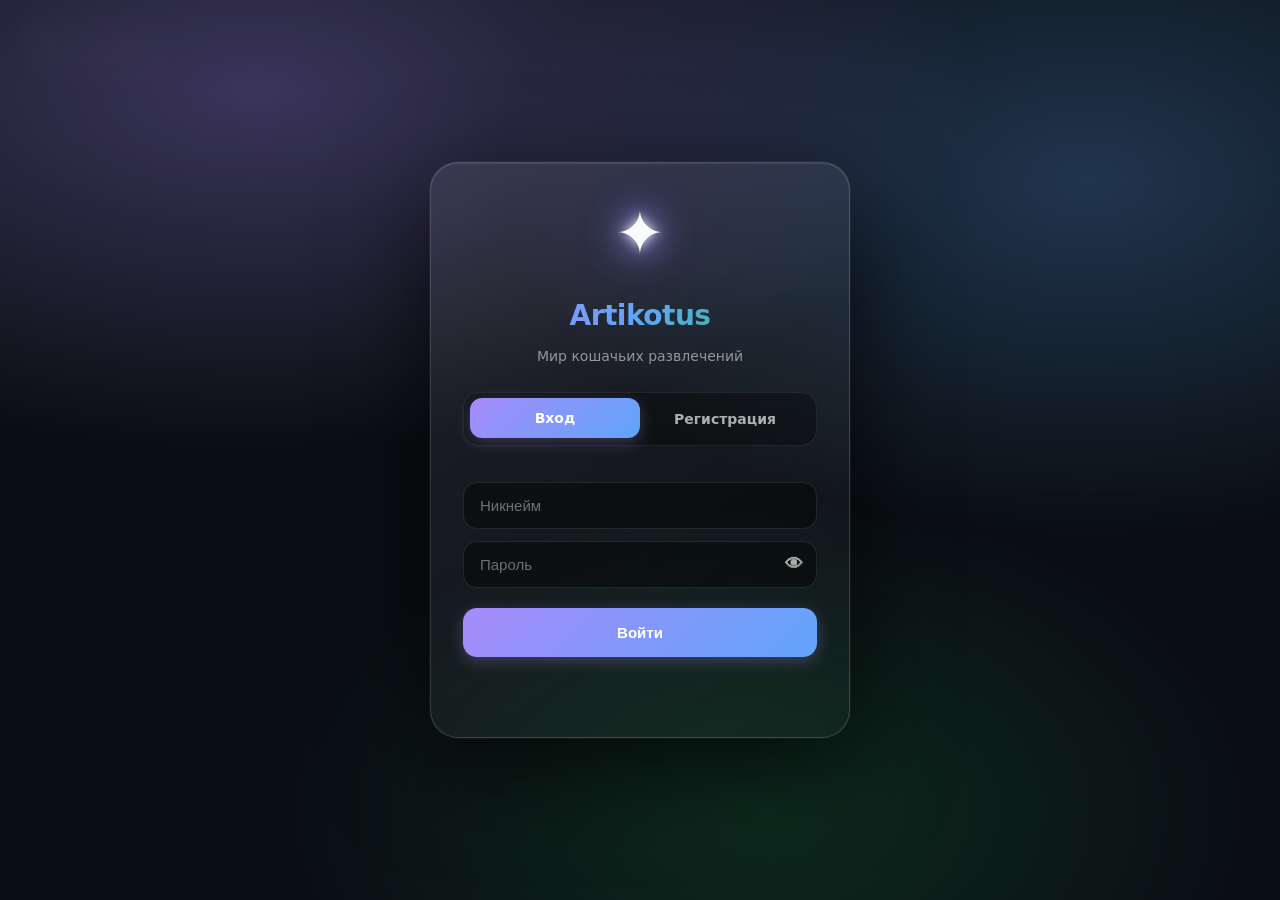
<file: index.html>
<!doctype html>
<html lang="ru">
 <head>
 <meta charset="utf-8" />
 <meta name="viewport" content="width=device-width, initial-scale=1" />
 <meta name="theme-color" content="#0f0" />
 <meta name="apple-mobile-web-app-capable" content="yes" />
 <meta name="apple-mobile-web-app-status-bar-style" content="black-translucent" />
 <link rel="manifest" href="manifest.json" />
 <title>Артикотус</title>
 <style>
 :root {
 color-scheme: dark;
 --bg: #0b0f14;
 --panel: rgba(255, 255, 255, 0.06);
 --panel2: rgba(255, 255, 255, 0.09);
 --stroke: rgba(255, 255, 255, 0.12);
 --text: rgba(255, 255, 255, 0.92);
 --muted: rgba(255, 255, 255, 0.66);
 --good: #22c55e;
 --bad: #ef4444;
 --accent: #a78bfa;
 --accent2: #60a5fa;
 --shadow: rgba(0, 0, 0, 0.55);
 }

 * {
 box-sizing: border-box;
 }

 html,
 body {
 height: 100%;
 }

 body {
 margin: 0;
 font-family: ui-sans-serif, system-ui, -apple-system, Segoe UI, Roboto, Arial, "Noto Sans", "Liberation Sans",
 sans-serif;
 background: radial-gradient(1200px 600px at 20% 10%, rgba(167, 139, 250, 0.22), transparent 60%),
 radial-gradient(900px 550px at 85% 20%, rgba(96, 165, 250, 0.18), transparent 65%),
 radial-gradient(800px 520px at 60% 90%, rgba(34, 197, 94, 0.1), transparent 60%), var(--bg);
 color: var(--text);
 display: grid;
place-items: start center;
 padding: 24px;
 }

 .app {
 width: min(1200px, 100%);
 display: grid;
 column-gap: 16px;
 row-gap: 20px;
 align-items: start;
 }

 header {
 display: flex;
 align-items: center;
 justify-content: space-between;
 gap: 12px;
 padding: 14px 16px;
 border: 1px solid var(--stroke);
 background: linear-gradient(180deg, var(--panel), rgba(255, 255, 255, 0.03));
 border-radius: 16px;
 box-shadow: 0 18px 60px var(--shadow);
 }

 .title {
 display: grid;
 gap: 2px;
 }

 .title h1 {
 font-size: 18px;
 margin: 0;
 letter-spacing: 0.2px;
 }

 .title p {
 margin: 0;
 font-size: 13px;
 color: var(--muted);
 }

 .stats {
 display: flex;
 gap: 10px;
 flex-wrap: wrap;
 justify-content: flex-end;
 }

 .pill {
 display: inline-flex;
 align-items: center;
 gap: 8px;
 padding: 8px 10px;
 border: 1px solid var(--stroke);
 background: rgba(255, 255, 255, 0.04);
 border-radius: 999px;
 font-size: 13px;
 }

 .pill strong {
 font-weight: 700;
 letter-spacing: 0.2px;
 }

 main {
 display: block;
width: 100%;
min-width: 0;
 }

 @media (max-width: 860px) {
 /* main override removed */
 }

 .panel {
 border: 1px solid var(--stroke);
 background: linear-gradient(180deg, var(--panel), rgba(255, 255, 255, 0.03));
 border-radius: 18px;
 box-shadow: 0 18px 60px var(--shadow);
 overflow: hidden;
 }

 .slot {
 padding: 16px;
 display: grid;
 gap: 14px;
 }

 .reels {
 display: grid;
 grid-template-columns: repeat(3, 1fr);
 gap: 10px;
 }

 .reel {
 border: 1px solid var(--stroke);
 background: linear-gradient(180deg, rgba(255, 255, 255, 0.08), rgba(255, 255, 255, 0.03));
 border-radius: 16px;
 height: 168px;
 position: relative;
 overflow: hidden;
 }

 .reel::before {
 content: "";
 position: absolute;
 inset: 0;
 background: radial-gradient(120px 80px at 50% 30%, rgba(255, 255, 255, 0.14), transparent 70%);
 pointer-events: none;
 }

 .reel::after {
 content: "";
 position: absolute;
 inset: 0;
 background: linear-gradient(
 to bottom,
 rgba(11, 15, 20, 0.92),
 rgba(11, 15, 20, 0) 26%,
 rgba(11, 15, 20, 0) 74%,
 rgba(11, 15, 20, 0.92)
 );
 pointer-events: none;
 }

 .reel-track {
 position: absolute;
 top: 0;
 left: 0;
 right: 0;
 transform: translateY(0px);
 will-change: transform;
 }

 .reel-item {
 height: 56px;
 display: grid;
 place-items: center;
 }

 .symbol {
 font-size: 54px;
 line-height: 1;
 transform: translateZ(0);
 filter: drop-shadow(0 12px 22px rgba(0, 0, 0, 0.35));
 }

 .symbol.paw span {
 filter: invert(1) brightness(2);
 }

 .win .reel {
 border-color: rgba(34, 197, 94, 0.55);
 box-shadow: inset 0 0 0 1px rgba(34, 197, 94, 0.35), 0 18px 60px rgba(34, 197, 94, 0.12);
 }

 .controls {
 display: grid;
 grid-template-columns: 1fr auto;
 gap: 10px;
 align-items: end;
 }

 .controls button {
 height: 48px;
 min-width: 120px;
 align-self: flex-end;
 }

 @media (max-width: 540px) {
 .controls {
 grid-template-columns: 1fr;
 }
 .controls button {
 width: 100%;
 }
 }

 label {
 display: grid;
 gap: 6px;
 font-size: 13px;
 color: var(--muted);
 }

 input[type="range"] {
 width: 100%;
 }

 input[type="number"] {
 width: 100%;
 appearance: textfield;
 border: 1px solid var(--stroke);
 background: rgba(0, 0, 0, 0.25);
 color: var(--text);
 padding: 10px 12px;
 border-radius: 14px;
 font-size: 14px;
 outline: none;
 }

 input[type="number"]:focus {
 border-color: rgba(167, 139, 250, 0.55);
 box-shadow: 0 0 0 3px rgba(167, 139, 250, 0.12);
 }

 .btns {
 display: grid;
 grid-template-columns: 1fr 1fr;
 gap: 10px;
 align-items: end;
 }

 @media (max-width: 540px) {
 .btns {
 grid-template-columns: 1fr;
 }
 }

 button {
 appearance: none;
 border: 1px solid var(--stroke);
 background: rgba(255, 255, 255, 0.06);
 color: var(--text);
 padding: 12px 12px;
 border-radius: 14px;
 font-size: 14px;
 font-weight: 700;
 cursor: pointer;
 transition: transform 0.08s ease, background 0.15s ease, border-color 0.15s ease;
 }

 button:disabled {
 opacity: 0.45;
 cursor: not-allowed;
 }

 button:active:not(:disabled) {
 transform: translateY(1px);
 }

 .primary {
 background: linear-gradient(180deg, rgba(167, 139, 250, 0.26), rgba(96, 165, 250, 0.18));
 border-color: rgba(167, 139, 250, 0.55);
 }

 .danger {
 background: linear-gradient(180deg, rgba(239, 68, 68, 0.22), rgba(255, 255, 255, 0.06));
 border-color: rgba(239, 68, 68, 0.55);
 }


 .secondary {
 background: linear-gradient(180deg, rgba(34, 197, 94, 0.26), rgba(34, 197, 94, 0.18));
 border-color: rgba(34, 197, 94, 0.55);
 }

 .pulse {
 animation: pulse 1.5s infinite;
 }

 @keyframes pulse {
 0% { transform: scale(1); box-shadow: 0 0 0 0 rgba(167, 139, 250, 0.7); }
 70% { transform: scale(1.05); box-shadow: 0 0 0 10px rgba(167, 139, 250, 0); }
 100% { transform: scale(1); box-shadow: 0 0 0 0 rgba(167, 139, 250, 0); }
 }

 .status {
 border-top: 1px solid var(--stroke);
 padding: 12px 16px;
 display: flex;
 align-items: center;
 justify-content: space-between;
 gap: 10px;
 background: rgba(255, 255, 255, 0.03);
 }

 .msg {
 font-size: 14px;
 color: var(--muted);
 }

 .msg strong {
 color: var(--text);
 }

 .badge {
 font-size: 12px;
 padding: 6px 10px;
 border-radius: 999px;
 border: 1px solid var(--stroke);
 background: rgba(255, 255, 255, 0.04);
 white-space: nowrap;
 }

 .badge.good {
 border-color: rgba(34, 197, 94, 0.55);
 color: rgba(34, 197, 94, 0.95);
 }

 .badge.bad {
 border-color: rgba(239, 68, 68, 0.55);
 color: rgba(239, 68, 68, 0.95);
 }

 .side {
 padding: 16px;
 display: grid;
 gap: 14px;
 }

 .side h2 {
 font-size: 14px;
 margin: 0;
 letter-spacing: 0.2px;
 }

 .table {
 display: grid;
 gap: 8px;
 }

 .row {
 display: flex;
 align-items: center;
 justify-content: space-between;
 gap: 10px;
 border: 1px solid var(--accent);
 background: rgba(167, 139, 250, 0.08);
 border-radius: 14px;
 padding: 10px 12px;
 font-size: 13px;
 color: var(--muted);
 }

 .row strong {
 color: var(--text);
 }

 .history {
 display: grid;
 gap: 8px;
 max-height: 240px;
 overflow: auto;
 padding-right: 2px;
 }

 .entry {
 border: 1px solid var(--stroke);
 background: rgba(255, 255, 255, 0.03);
 border-radius: 14px;
 padding: 10px 12px;
 display: grid;
 gap: 2px;
 font-size: 13px;
 }

 .entry .top {
 display: flex;
 align-items: baseline;
 justify-content: space-between;
 gap: 10px;
 }

 .entry .top strong {
 letter-spacing: 0.2px;
 }

 .entry .meta {
 color: var(--muted);
 font-size: 12px;
 }

 .fine {
 font-size: 12px;
 color: rgba(255, 255, 255, 0.5);
 }

 .kbd {
 font-family: ui-monospace, SFMono-Regular, Menlo, Monaco, Consolas, "Liberation Mono", "Courier New", monospace;
 padding: 2px 6px;
 border-radius: 8px;
 border: 1px solid var(--stroke);
 background: rgba(0, 0, 0, 0.25);
 color: rgba(255, 255, 255, 0.8);
 font-size: 12px;
 }

 .achievement {
 position: absolute;
 bottom: 80px;
 left: 50%;
 transform: translateX(-50%);
 z-index: 1000;
 animation: slideUp 0.5s ease-out forwards;
 }

 .achievement-content {
 background: #111;
 border: 2px solid #0f0;
 border-radius: 16px;
 padding: 14px 24px;
 box-shadow: 0 0 24px rgba(0, 255, 0, 0.3);
 text-align: center;
 color: #0f0;
 font-size: 18px;
 font-weight: bold;
 }

 .achievement-icon {
 font-size: 48px;
 margin-bottom: 8px;
 filter: hue-rotate(-120deg) saturate(1.5);
 }

 .achievement-title {
 margin-bottom: 12px;
 }

 .achievement-ok {
 background: #0f0;
 color: #111;
 border: none;
 border-radius: 8px;
 padding: 6px 20px;
 font-size: 14px;
 font-weight: bold;
 cursor: pointer;
 transition: background 0.2s;
 }

 .achievement-ok:hover {
 background: #0c0;
 }

 .share-button {
 background: var(--accent2);
 color: white;
 border: none;
 border-radius: 8px;
 padding: 10px 16px;
 font-size: 14px;
 font-weight: bold;
 cursor: pointer;
 transition: background 0.2s;
 }

 .share-button:hover {
 opacity: 0.9;
 }

 .share-button:disabled {
 background: var(--muted);
 cursor: not-allowed;
 }
 .shop-status {
 text-align: center;
 margin-bottom: 20px;
 }
 .shop-timer {
 color: var(--muted);
 font-size: 0.9em;
 margin-bottom: 12px;
 }
 .shop-items {
 display: grid;
 grid-template-columns: repeat(auto-fit, minmax(200px, 1fr));
 gap: 16px;
 margin-bottom: 24px;
 }
 .shop-item {
 background: var(--panel2);
 border: 1px solid var(--stroke);
 border-radius: 12px;
 padding: 20px;
 text-align: center;
 transition: transform 0.2s, box-shadow 0.2s;
 }
 .shop-item:hover:not(.disabled) {
 transform: translateY(-2px);
 box-shadow: 0 8px 20px rgba(0, 0, 0, 0.15);
 }
 .shop-item.free {
 border-color: var(--good);
 box-shadow: 0 0 15px rgba(34, 197, 94, 0.15);
 }
 .shop-item.free .shop-buy {
 background: var(--good);
 color: #000;
 }
 .shop-item.disabled {
 opacity: 0.6;
 cursor: not-allowed;
 }
 .shop-icon {
 font-size: 48px;
 margin-bottom: 12px;
 }
 .shop-name {
 font-weight: 600;
 margin-bottom: 8px;
 color: var(--text);
 }
 .shop-price {
 font-size: 1.1em;
 font-weight: 700;
 color: var(--accent);
 margin-bottom: 16px;
 }
 .shop-buy {
 background: var(--accent);
 color: white;
 border: none;
 padding: 8px 16px;
 border-radius: 6px;
 font-weight: 600;
 cursor: pointer;
 transition: opacity 0.2s;
 }
 .shop-buy:hover:not(:disabled) {
 opacity: 0.9;
 }
 .shop-buy:disabled {
 opacity: 0.5;
 cursor: not-allowed;
 }
 .shop-items.future {
 opacity: 0.7;
 }
 .shop-items.future .shop-item {
 border-style: dashed;
 }

 .tabs {
display: flex;
flex-direction: column;
gap: 10px;
margin: 0;
width: 220px;
padding: 14px;
border: 1px solid var(--stroke);
background: linear-gradient(180deg, var(--panel), rgba(255, 255, 255, 0.03));
border-radius: 18px;
box-shadow: 0 18px 60px var(--shadow);
position: sticky;
 top: 20px;
align-self: start;
 overflow: hidden;
 transition: transform 0.24s ease, box-shadow 0.24s ease, background 0.24s ease, border-color 0.24s ease, padding 0.24s ease;
 z-index: 5;
}

.sidebar-toggle {
 display: inline-flex;
 align-items: center;
 justify-content: center;
 align-self: flex-end;
 width: 32px;
 height: 32px;
 padding: 0;
 border: 1px solid var(--stroke);
 border-radius: 10px;
 background: rgba(255, 255, 255, 0.06);
 color: var(--text);
 cursor: pointer;
 font-size: 16px;
 font-weight: 700;
 transition: background 0.2s ease, transform 0.2s ease;
}

.sidebar-toggle:hover {
 background: rgba(255, 255, 255, 0.12);
 }

.content-shell {
 display: grid;
 grid-template-columns: 220px minmax(0, 1fr);
 gap: 16px;
 align-items: start;
 min-height: 0;
}

.app.sidebar-collapsed .content-shell {
 grid-template-columns: 0 minmax(0, 1fr);
}

.app.sidebar-collapsed .tabs {
 padding: 0;
 border-color: transparent;
 background: transparent;
 box-shadow: none;
 overflow: visible;
 transform: translateX(-188px);
}

.app.sidebar-collapsed .tab {
 opacity: 0;
 pointer-events: none;
 transform: translateX(-12px);
}

.app.sidebar-collapsed .sidebar-toggle {
 background: rgba(255, 255, 255, 0.08);
 border-color: rgba(255, 255, 255, 0.16);
 box-shadow: 0 8px 20px rgba(0, 0, 0, 0.28);
}

 .tab {
 background: var(--panel2);
 border: 1px solid var(--stroke);
 color: #fff;
padding: 12px 14px;
border-radius: 14px;
 cursor: pointer;
 font-weight: 600;
text-align: left;
transition: transform 0.15s, background 0.2s, border-color 0.2s;
 }

 .tab:hover {
 transform: translateY(-1px);
 background: rgba(255, 255, 255, 0.12);
 }

 .tab.active {
 background: linear-gradient(135deg, #57ff77, #11d964);
 color: #00190a;
 border-color: transparent;
 }

 .page {
 display: none !important;
 }

 .page.active {
 display: grid !important;
 grid-template-columns: 1.1fr 0.9fr;
 gap: 20px;
 }

 .page.active[data-page="shop"],
 .page.active[data-page="achievements"],
.page.active[data-page="codes"],
.page.active[data-page="friends"],
.page.active[data-page="profile"] {
 display: block !important;
 }

.drawer-page {
 display: grid;
 gap: 16px;
}

.drawer-card-grid {
 display: grid;
 grid-template-columns: repeat(auto-fit, minmax(220px, 1fr));
 gap: 14px;
}

.drawer-info-card {
 background: var(--panel2);
 border: 1px solid var(--stroke);
 border-radius: 16px;
 padding: 16px;
}

.drawer-info-label {
 margin: 0 0 8px;
 font-size: 12px;
 letter-spacing: 0.08em;
 text-transform: uppercase;
 color: var(--muted);
}

.drawer-info-value {
 margin: 0;
 font-size: 22px;
 font-weight: 700;
}

.drawer-info-note {
 margin: 6px 0 0;
 color: var(--muted);
 font-size: 14px;
 line-height: 1.45;
}

 @media (max-width: 768px) {
 .page.active {
 grid-template-columns: 1fr;
 }
 }

 .shop-grid {
 display: grid;
 grid-template-columns: repeat(auto-fit, minmax(220px, 1fr));
 gap: 14px;
 }

 .shop-card {
 background: var(--panel2);
 border: 1px solid var(--stroke);
 border-radius: 16px;
 padding: 16px;
 display: grid;
 gap: 8px;
 }

 .shop-icon {
 font-size: 24px;
 }

 .shop-title {
 font-weight: 700;
 }

 .shop-desc {
 color: var(--muted);
 font-size: 14px;
 }

 .shop-price {
 font-weight: 700;
 }

 .shop-buy {
 background: var(--muted);
 color: #000;
 border: none;
 border-radius: 8px;
 padding: 8px 12px;
 font-weight: 700;
 cursor: not-allowed;
 }

 .achievements-list {
 display: grid;
 gap: 12px;
 }

 .ach-item {
 display: grid;
 grid-template-columns: 44px 1fr auto;
 gap: 12px;
 align-items: center;
 background: var(--panel2);
 border: 1px solid var(--stroke);
 border-radius: 14px;
 padding: 12px 14px;
 }

 .ach-item.unlocked {
 border-color: rgba(87, 255, 119, 0.6);
 box-shadow: 0 0 0 1px rgba(87, 255, 119, 0.3);
 }

 .ach-icon {
 font-size: 24px;
 }

 .ach-title {
 font-weight: 700;
 }

 .ach-desc {
 color: var(--muted);
 font-size: 14px;
 }

 .ach-status {
 font-weight: 700;
 }

 .code-section {
 margin-top: 16px;
 text-align: center;
 }

 .code-section label {
 display: flex;
 flex-direction: column;
 gap: 8px;
 font-size: 14px;
 color: var(--muted);
 }

 #codeInput {
 padding: 8px 12px;
 border: 1px solid var(--stroke);
 border-radius: 8px;
 background: rgba(255, 255, 255, 0.05);
 color: #fff;
 font-size: 14px;
 text-align: center;
 }

 .code-button {
 background: linear-gradient(135deg, #4CAF50, #45a049);
 color: white;
 border: none;
 border-radius: 8px;
 padding: 8px 16px;
 font-size: 14px;
 font-weight: bold;
 cursor: pointer;
 transition: background 0.2s;
 }

 .code-button:hover {
 background: linear-gradient(135deg, #45a049, #3d8b40);
 }

 .code-button:disabled {
 background: var(--muted);
 cursor: not-allowed;
 }

 @keyframes slideUp {
 to {
 bottom: 120px;
 }
 }

 @media (max-width: 480px) {
 body {
 font-size: 14px;
 }
 .panel {
 padding: 16px;
 border-radius: 16px;
 }
 .tabs {
 justify-content: center;
 }
 .page.active {
 grid-template-columns: 1fr;
 }
 .controls {
 flex-direction: column;
 gap: 12px;
 }
 .btns {
 flex-direction: column;
 gap: 8px;
 }
 .kbd {
 font-size: 12px;
 padding: 4px 8px;
 }
 .code-section {
 margin-top: 12px;
 }
 .code-button {
 font-size: 12px;
 padding: 6px 12px;
 }
 .share-button {
 font-size: 12px;
 padding: 8px 12px;
 }
 .shop-grid {
 grid-template-columns: 1fr;
 }
 .ach-item {
 grid-template-columns: 32px 1fr;
 }
 .achievement-content {
 padding: 12px 16px;
 font-size: 16px;
 }
 .achievement-icon {
 font-size: 36px;
 }
 }

 @media (max-width: 768px) {
 .app {
 width: 100%;
 }

 body {
 padding: 8px;
 }
 header {
 flex-direction: column;
 align-items: stretch;
 gap: 8px;
 padding: 12px;
 }
 .title {
 text-align: center;
 }
 .title h1 {
 font-size: 16px;
 }
 .title p {
 font-size: 12px;
 }
 .stats {
 justify-content: center;
 gap: 6px;
 }
 .pill {
 font-size: 11px;
 padding: 6px 8px;
 gap: 4px;
 }
 .content-shell {
 display: block;
 }
 .tabs {
 flex-direction: row;
 justify-content: center;
 gap: 6px;
 width: 100%;
 padding: 0;
 border: none;
 background: transparent;
 box-shadow: none;
 position: static;
 transform: none;
 overflow: visible;
 }
 .sidebar-toggle {
 display: none;
 }
 .tab {
 text-align: center;
 font-size: 12px;
 padding: 6px 10px;
 border-radius: 999px;
 }
 }

 @media (min-width: 1024px) {
 .app {
 width: min(1400px, 100%);
 max-width: 100%;
 padding: 20px;
 margin: 0;
 transform: none;
 min-height: calc(100vh - 48px);
 }

 .page.active {
 display: flex;
 width: 100%;
 height: 100%;
 gap: 20px;
 }

 /* Слот занимает всю доступную ширину */
 .page.active > .panel:first-child {
 flex: 1;
 min-width: 0; /* Для корректной работы flex */
 }

 /* Боковая панель: растягиваемая, макс 25% */
 .page.active > .panel:last-child:not(:first-child) {
 flex: 0 0 25%;
 max-width: 25%;
 min-width: 250px;
 resize: horizontal;
 overflow: auto;
 }

 .page.active[data-page="slot-game"] {
 justify-content: center;
 align-items: flex-start;
 }

 .page.active[data-page="slot-game"] > section.panel {
 width: 1190px;
 height: 589px;
 max-width: 1190px;
 max-height: 589px;
 flex: 0 0 1190px;
 display: grid;
 grid-template-rows: auto auto 1fr;
 overflow: hidden;
 }

 .page.active[data-page="slot-game"] > section.panel .slot {
 min-height: 0;
 padding: 18px 20px 14px;
 }

 .page.active[data-page="slot-game"] > section.panel .status {
 flex: 0 0 auto;
 }

 .page.active[data-page="slot-game"] > section.panel .side {
 min-height: 0;
 height: 100%;
 padding: 14px 20px 18px;
 grid-template-rows: auto 1fr auto;
 overflow: hidden;
 }

 .page.active[data-page="slot-game"] > section.panel .history {
 min-height: 0;
 max-height: none;
 }

 .balance-card {
 padding: 32px;
 border-radius: 28px;
 }

 .balance-amount {
 font-size: 48px;
 }

 .slot-machine {
 height: 220px;
 border-radius: 24px;
 }

 .symbol {
 font-size: 72px;
 }

 .reel-item {
 height: 72px;
 }

 button {
 padding: 16px 24px;
 font-size: 16px;
 }

 .side {
 padding: 24px;
 gap: 20px;
 }

 .row {
 padding: 16px 20px;
 font-size: 15px;
 }

 .nav {
 padding: 16px 32px;
 height: 80px;
 gap: 40px;
 }

 .nav-item {
 font-size: 14px;
 }

 .nav-icon {
 font-size: 28px;
 margin-bottom: 6px;
 }

 .shop-item {
 padding: 24px;
 }

 .shop-icon {
 font-size: 64px;
 }

 .shop-price {
 font-size: 1.3em;
 }

 .excavation-grid {
 max-width: 480px;
 gap: 6px;
 }

 .excavation-cell {
 font-size: 28px;
 border-radius: 6px;
 }
 }

 /* Главное меню */
 .main-menu {
 display: flex;
 flex-direction: column;
 align-items: center;
 justify-content: center;
 min-height: 100vh;
 padding: 20px;
 gap: 40px;
 position: relative;
 background: linear-gradient(to bottom, #0a0a1a 0%, #1a1a3a 50%, #0a0a1a 100%);
 overflow: hidden;
 }

 .space-background {
 position: absolute;
 inset: 0;
 overflow: hidden;
 z-index: 0;
 }

 .stars {
 position: absolute;
 width: 100%;
 height: 100%;
 background-image: 
 radial-gradient(2px 2px at 20px 30px, #fff, transparent),
 radial-gradient(2px 2px at 40px 70px, rgba(255,255,255,0.8), transparent),
 radial-gradient(1px 1px at 90px 40px, #fff, transparent),
 radial-gradient(2px 2px at 160px 120px, rgba(255,255,255,0.9), transparent),
 radial-gradient(1px 1px at 230px 80px, #fff, transparent),
 radial-gradient(2px 2px at 300px 150px, rgba(255,255,255,0.7), transparent),
 radial-gradient(1px 1px at 350px 60px, #fff, transparent),
 radial-gradient(2px 2px at 420px 180px, rgba(255,255,255,0.8), transparent),
 radial-gradient(1px 1px at 500px 90px, #fff, transparent),
 radial-gradient(2px 2px at 580px 130px, rgba(255,255,255,0.9), transparent);
 background-size: 600px 200px;
 animation: twinkle 5s ease-in-out infinite;
 }

 @keyframes twinkle {
 0%, 100% { opacity: 1; }
 50% { opacity: 0.5; }
 }

 .planet-container {
 position: absolute;
 bottom: -50%;
 right: -20%;
 width: 80%;
 height: 80%;
 z-index: 1;
 }

 .earth {
 position: absolute;
 width: 100%;
 height: 100%;
 border-radius: 50%;
 background: 
 radial-gradient(circle at 30% 30%, rgba(255,255,255,0.3) 0%, transparent 20%),
 linear-gradient(135deg, 
 #1e88e5 0%, 
 #1565c0 20%, 
 #0d47a1 40%, 
 #1565c0 60%, 
 #1e88e5 80%, 
 #42a5f5 100%
 );
 box-shadow: 
 inset -30px -30px 60px rgba(0,0,0,0.5),
 inset 10px 10px 30px rgba(255,255,255,0.2),
 0 0 60px rgba(33, 150, 243, 0.4),
 0 0 120px rgba(33, 150, 243, 0.2);
 animation: rotateEarth 60s linear infinite;
 overflow: hidden;
 }

 .earth::before {
 content: '';
 position: absolute;
 width: 200%;
 height: 200%;
 top: -50%;
 left: -50%;
 background: 
 radial-gradient(ellipse at 20% 50%, rgba(76, 175, 80, 0.6) 0%, transparent 30%),
 radial-gradient(ellipse at 60% 30%, rgba(76, 175, 80, 0.5) 0%, transparent 25%),
 radial-gradient(ellipse at 40% 70%, rgba(76, 175, 80, 0.4) 0%, transparent 35%),
 radial-gradient(ellipse at 80% 60%, rgba(76, 175, 80, 0.3) 0%, transparent 20%),
 radial-gradient(ellipse at 30% 20%, rgba(139, 195, 74, 0.5) 0%, transparent 25%),
 radial-gradient(ellipse at 70% 80%, rgba(139, 195, 74, 0.4) 0%, transparent 30%);
 animation: rotateContinents 60s linear infinite;
 }

 .earth::after {
 content: '';
 position: absolute;
 width: 100%;
 height: 100%;
 background: radial-gradient(circle at 70% 30%, rgba(255,255,255,0.3) 0%, transparent 40%);
 border-radius: 50%;
 }

 @keyframes rotateEarth {
 from { transform: rotate(0deg); }
 to { transform: rotate(360deg); }
 }

 @keyframes rotateContinents {
 from { transform: rotate(0deg); }
 to { transform: rotate(360deg); }
 }

 .moon-container {
 position: absolute;
 top: 15%;
 left: 10%;
 z-index: 2;
 animation: floatMoon 8s ease-in-out infinite;
 }

 @keyframes floatMoon {
 0%, 100% { transform: translateY(0) rotate(-5deg); }
 50% { transform: translateY(-15px) rotate(5deg); }
 }

 .moon {
 width: 80px;
 height: 80px;
 border-radius: 50%;
 background: linear-gradient(135deg, #f5f5f5 0%, #e0e0e0 50%, #bdbdbd 100%);
 box-shadow: 
 inset -10px -10px 20px rgba(0,0,0,0.3),
 inset 5px 5px 10px rgba(255,255,255,0.8),
 0 0 30px rgba(255,255,255,0.3);
 position: relative;
 }

 .moon::before {
 content: '';
 position: absolute;
 width: 15px;
 height: 15px;
 background: rgba(0,0,0,0.1);
 border-radius: 50%;
 top: 20%;
 left: 30%;
 }

 .moon::after {
 content: '';
 position: absolute;
 width: 10px;
 height: 10px;
 background: rgba(0,0,0,0.08);
 border-radius: 50%;
 top: 60%;
 left: 50%;
 }

.rocket-container {
 position: absolute;
 top: 10%;
 left: 25%;
 z-index: 3;
 animation: rocketFly 12s linear infinite;
}

@keyframes rocketFly {
 0% { transform: translate(0, 0) rotate(45deg); }
 25% { transform: translate(50px, -30px) rotate(40deg); }
 50% { transform: translate(100px, 0) rotate(45deg); }
 75% { transform: translate(50px, 30px) rotate(50deg); }
 100% { transform: translate(0, 0) rotate(45deg); }
}

.rocket {
 font-size: 40px;
 filter: drop-shadow(0 0 10px rgba(255, 200, 0, 0.5));
 position: relative;
}

.rocket::after {
 content: '';
 position: absolute;
 bottom: -10px;
 left: 50%;
 transform: translateX(-50%);
 width: 8px;
 height: 15px;
 background: linear-gradient(to bottom, #ff6b00, #ff9500);
 border-radius: 0 0 4px 4px;
 animation: rocketFlame 0.3s ease-in-out infinite;
}

@keyframes rocketFlame {
 0%, 100% { height: 15px; opacity: 1; }
 50% { height: 20px; opacity: 0.8; }
}

.cat-in-rocket {
 position: absolute;
 font-size: 20px;
 top: 5px;
 left: 8px;
 animation: catBounce 1s ease-in-out infinite;
}

@keyframes catBounce {
 0%, 100% { transform: translateY(0); }
 50% { transform: translateY(-3px); }
}

 .settings-btn {
 position: fixed;
 top: 20px;
 left: 20px;
 z-index: 1000;
 background: rgba(255, 255, 255, 0.1);
 backdrop-filter: blur(10px);
 border: 2px solid rgba(255, 255, 255, 0.2);
 border-radius: 12px;
 padding: 12px 16px;
 font-size: 24px;
 cursor: pointer;
 transition: all 0.3s ease;
 display: flex;
 align-items: center;
 gap: 8px;
 }

 .settings-btn:hover {
 background: rgba(255, 255, 255, 0.2);
 transform: scale(1.05);
 }

 .in-play-mode .settings-btn {
 display: none;
 }

 .settings-btn-text {
 font-size: 14px;
 font-weight: 600;
 }

 .main-menu-content {
 position: relative;
 z-index: 10;
 display: flex;
 flex-direction: column;
 align-items: center;
 gap: 40px;
 user-select: none;
 -webkit-user-select: none;
 -moz-user-select: none;
 -ms-user-select: none;
 }

 .menu-title {
 font-size: 64px;
 font-weight: 900;
 background: linear-gradient(135deg, #a78bfa, #60a5fa, #22c55e);
 -webkit-background-clip: text;
 -webkit-text-fill-color: transparent;
 background-clip: text;
 text-shadow: 0 0 60px rgba(167, 139, 250, 0.5);
 animation: titleGlow 3s ease-in-out infinite;
 margin: 0;
 text-align: center;
 letter-spacing: 4px;
 user-select: none;
 -webkit-user-select: none;
 -moz-user-select: none;
 -ms-user-select: none;
 }

 @keyframes titleGlow {
 0%, 100% {
 filter: drop-shadow(0 0 20px rgba(167, 139, 250, 0.4));
 }
 50% {
 filter: drop-shadow(0 0 40px rgba(96, 165, 250, 0.6));
 }
 }

 .menu-subtitle {
 font-size: 24px;
 color: var(--muted);
 margin: 0;
 text-align: center;
 animation: fadeInUp 1s ease-out 0.3s both;
 user-select: none;
 -webkit-user-select: none;
 -moz-user-select: none;
 -ms-user-select: none;
 }

 @keyframes fadeInUp {
 from {
 opacity: 0;
 transform: translateY(30px);
 }
 to {
 opacity: 1;
 transform: translateY(0);
 }
 }

 .menu-buttons {
 display: grid;
 gap: 20px;
 width: 100%;
 max-width: 400px;
 animation: fadeInUp 1s ease-out 0.6s both;
 }

 .menu-btn {
 appearance: none;
 border: none;
 background: linear-gradient(135deg, rgba(167, 139, 250, 0.3), rgba(96, 165, 250, 0.2));
 color: var(--text);
 padding: 24px 32px;
 border-radius: 20px;
 font-size: 22px;
 font-weight: 700;
 cursor: pointer;
 transition: all 0.3s cubic-bezier(0.4, 0, 0.2, 1);
 position: relative;
 overflow: hidden;
 display: flex;
 align-items: center;
 justify-content: center;
 gap: 16px;
 border: 2px solid rgba(167, 139, 250, 0.4);
 }

 .menu-btn::before {
 content: "";
 position: absolute;
 inset: 0;
 background: linear-gradient(135deg, rgba(167, 139, 250, 0.5), rgba(96, 165, 250, 0.3));
 opacity: 0;
 transition: opacity 0.3s ease;
 }

 .menu-btn:hover::before {
 opacity: 1;
 }

 .menu-btn:hover {
 transform: translateY(-4px) scale(1.02);
 box-shadow: 0 20px 40px rgba(167, 139, 250, 0.4);
 border-color: rgba(167, 139, 250, 0.8);
 }

 .menu-btn:active {
 transform: translateY(-2px) scale(0.98);
 }

 .menu-btn-icon {
 font-size: 32px;
 position: relative;
 z-index: 1;
 filter: drop-shadow(0 4px 8px rgba(0, 0, 0, 0.3));
 }

 .menu-btn-text {
 position: relative;
 z-index: 1;
 letter-spacing: 1px;
 }

 .menu-btn.primary {
 background: linear-gradient(135deg, rgba(34, 197, 94, 0.4), rgba(16, 185, 129, 0.3));
 border-color: rgba(34, 197, 94, 0.6);
 }

 .menu-btn.primary::before {
 background: linear-gradient(135deg, rgba(34, 197, 94, 0.6), rgba(16, 185, 129, 0.4));
 }

 .menu-btn.primary:hover {
 box-shadow: 0 20px 40px rgba(34, 197, 94, 0.4);
 border-color: rgba(34, 197, 94, 0.9);
 }

 .menu-decorations {
 position: fixed;
 inset: 0;
 pointer-events: none;
 overflow: hidden;
 z-index: -1;
 }

 .floating-emoji {
 position: absolute;
 font-size: 40px;
 opacity: 0.15;
 animation: floatEmoji 20s linear infinite;
 filter: drop-shadow(0 0 20px rgba(167, 139, 250, 0.3));
 }

 @keyframes floatEmoji {
 0% {
 transform: translateY(100vh) rotate(0deg);
 opacity: 0;
 }
 10% {
 opacity: 0.15;
 }
 90% {
 opacity: 0.15;
 }
 100% {
 transform: translateY(-100vh) rotate(360deg);
 opacity: 0;
 }
 }

 .app.hidden {
 display: none;
 }

 .main-menu.hidden {
 display: none;
 }

@media (max-width: 768px) {
 .menu-title {
 font-size: 42px;
 letter-spacing: 2px;
 }

 .menu-subtitle {
 font-size: 18px;
 }

 .menu-btn {
 padding: 20px 24px;
 font-size: 18px;
 }

 .menu-btn-icon {
 font-size: 28px;
 }
 }

 /* Стили карточек игр */
 .game-card {
 background: linear-gradient(135deg, rgba(167, 139, 250, 0.15), rgba(96, 165, 250, 0.1));
 border: 2px solid rgba(167, 139, 250, 0.3);
 border-radius: 20px;
 width: 150px;
 height: 240px;
 padding: 0;
 display: grid;
 grid-template-rows: 150px 44.81px 22.44px;
 align-content: start;
 text-align: center;
 transition: all 0.3s cubic-bezier(0.4, 0, 0.2, 1);
 position: relative;
 overflow: hidden;
 }

 .game-card::before {
 content: "";
 position: absolute;
 inset: 0;
 background: linear-gradient(135deg, rgba(167, 139, 250, 0.25), rgba(96, 165, 250, 0.2));
 opacity: 0;
 transition: opacity 0.3s ease;
 }

 .game-card:hover::before {
 opacity: 1;
 }

 .game-card:hover {
 transform: translateY(-8px) scale(1.02);
 box-shadow: 0 20px 40px rgba(167, 139, 250, 0.3);
 border-color: rgba(167, 139, 250, 0.6);
 }

 .game-icon {
 width: 150px;
 height: 150px;
 position: relative;
 display: flex;
 align-items: center;
 justify-content: center;
 font-size: 64px;
 margin: 0;
 background: linear-gradient(180deg, rgba(167, 139, 250, 0.24), rgba(96, 165, 250, 0.12));
 filter: drop-shadow(0 4px 8px rgba(0, 0, 0, 0.3));
 }

.game-card:nth-child(1) .game-icon {
 background: linear-gradient(180deg, rgba(167, 139, 250, 0.34), rgba(96, 165, 250, 0.18));
}

.game-card:nth-child(2) .game-icon {
 background: linear-gradient(180deg, rgba(34, 197, 94, 0.28), rgba(167, 139, 250, 0.14));
}

.game-card:nth-child(3) .game-icon {
 background: linear-gradient(180deg, rgba(96, 165, 250, 0.28), rgba(34, 197, 94, 0.14));
}

.game-card:nth-child(4) .game-icon {
 background: linear-gradient(180deg, rgba(56, 189, 248, 0.34), rgba(59, 130, 246, 0.18));
}

 .game-title {
 position: absolute;
 left: 0;
 right: 0;
 top: 116px;
 z-index: 2;
 padding: 8px 8px 10px;
 background: linear-gradient(180deg, rgba(6, 10, 18, 0), rgba(6, 10, 18, 0.82) 45%, rgba(6, 10, 18, 0.96));
 font-size: 16px;
 font-weight: 700;
 margin: 0;
 color: var(--text);
 line-height: 1;
 }

 .game-desc {
 width: 150px;
 height: 44.81px;
 text-align: center;
 display: grid;
 place-items: center;
 overflow: hidden;
 padding: 6px 10px 0;
 font-size: 15px;
 font-weight: 700;
 color: var(--text);
 margin: 0;
 line-height: 1.2;
 text-shadow: 0 1px 0 rgba(0, 0, 0, 0.2);
 }

 .game-stats {
 width: 150px;
 height: 22.44px;
 display: grid;
 grid-template-columns: 1fr 1fr;
 gap: 4px;
 align-items: center;
 padding: 0 8px 8px;
 }

 .game-tag {
 min-width: 0;
 height: 22.44px;
 display: flex;
 align-items: center;
 justify-content: center;
 background: rgba(34, 197, 94, 0.2);
 border: 1px solid rgba(34, 197, 94, 0.4);
 color: rgba(34, 197, 94, 0.9);
 padding: 0 6px;
 border-radius: 999px;
 font-size: 10px;
 font-weight: 600;
 white-space: nowrap;
 overflow: hidden;
 text-overflow: ellipsis;
 }

 .games-grid {
 display: grid;
grid-template-columns: repeat(auto-fit, 150px);
justify-content: center;
gap: 16px;
 padding: 20px;
 }

 @media (max-width: 1400px) {
 .games-grid {
 grid-template-columns: repeat(4, 1fr);
 }
 }

 @media (max-width: 1000px) {
 .games-grid {
 grid-template-columns: repeat(3, 1fr);
 }
 }

 @media (max-width: 768px) {
 .games-grid {
 grid-template-columns: repeat(2, 1fr);
 }
 }

 @media (max-width: 480px) {
 .games-grid {
 grid-template-columns: 1fr;
 }
 }

 /* Auth Styles */
 .auth-container {
 position: fixed;
 inset: 0;
 background: radial-gradient(1200px 600px at 20% 10%, rgba(167, 139, 250, 0.3), transparent 60%),
 radial-gradient(900px 550px at 85% 20%, rgba(96, 165, 250, 0.25), transparent 65%),
 radial-gradient(800px 520px at 60% 90%, rgba(34, 197, 94, 0.15), transparent 60%),
 rgba(11, 15, 20, 0.95);
 z-index: 2000;
 display: flex;
 align-items: center;
 justify-content: center;
 padding: 20px;
 transition: opacity 0.3s, visibility 0.3s;
 pointer-events: auto !important;
 backdrop-filter: blur(10px);
 }
 
 .app.blurred {
 filter: blur(8px);
 pointer-events: none;
 user-select: none;
 }
 
 .auth-container.hidden {
 opacity: 0;
 visibility: hidden;
 pointer-events: none;
 }

 .auth-card {
 background: linear-gradient(145deg, rgba(255, 255, 255, 0.08) 0%, rgba(255, 255, 255, 0.02) 100%);
 border: 1px solid rgba(255, 255, 255, 0.15);
 border-radius: 28px;
 padding: 40px 32px;
 width: min(420px, 100%);
 box-shadow: 0 30px 100px rgba(0, 0, 0, 0.6), 
 0 0 0 1px rgba(255, 255, 255, 0.05),
 inset 0 1px 0 rgba(255, 255, 255, 0.1);
 display: flex;
 flex-direction: column;
 gap: 20px;
 position: relative;
 z-index: 100;
 overflow: visible;
 animation: authCardAppear 0.5s cubic-bezier(0.34, 1.56, 0.64, 1);
 }

 @keyframes authCardAppear {
 from {
 opacity: 0;
 transform: scale(0.9) translateY(20px);
 }
 to {
 opacity: 1;
 transform: scale(1) translateY(0);
 }
 }

 .auth-icon {
font-size: 60px;
 text-align: center;
margin-bottom: -8px;
color: #f8fafc;
text-shadow: 0 0 12px rgba(255, 255, 255, 0.9), 0 0 28px rgba(167, 139, 250, 0.8), 0 0 42px rgba(96, 165, 250, 0.55);
filter: drop-shadow(0 4px 20px rgba(167, 139, 250, 0.45));
animation: iconFloat 4s ease-in-out infinite;
line-height: 1;
 }

 @keyframes iconFloat {
 0%, 100% {
 transform: translateY(0);
 }
 50% {
transform: translateY(-6px);
 }
 }

 .auth-title {
 font-size: 28px;
 font-weight: 800;
 text-align: center;
 margin-bottom: 4px;
 background: linear-gradient(135deg, #a78bfa 0%, #60a5fa 50%, #22c55e 100%);
 -webkit-background-clip: text;
 -webkit-text-fill-color: transparent;
 background-clip: text;
 letter-spacing: -0.5px;
 }
 
 .auth-desc {
 color: var(--muted);
 text-align: center;
 font-size: 14px;
 margin-top: -8px;
 margin-bottom: 8px;
 opacity: 0.8;
 }

 .auth-form {
 display: flex;
 flex-direction: column;
 gap: 16px;
 }

 .auth-input-group {
 display: flex;
 flex-direction: column;
 gap: 8px;
 }

 .auth-label {
 font-size: 13px;
 color: var(--muted);
 }

 .auth-form-section {
 width: 100%;
 }

 .auth-input {
 background: rgba(0, 0, 0, 0.4);
 border: 1px solid rgba(255, 255, 255, 0.1);
 border-radius: 14px;
 padding: 14px 16px;
 color: var(--text);
 font-size: 15px;
 outline: none;
 width: 100%;
 box-sizing: border-box;
 pointer-events: auto !important;
 user-select: text !important;
 -webkit-user-select: text !important;
 -moz-user-select: text !important;
 -ms-user-select: text !important;
 cursor: text !important;
 position: static !important;
 z-index: auto !important;
 transition: all 0.3s cubic-bezier(0.4, 0, 0.2, 1);
 }
 
 .auth-input::placeholder {
 color: rgba(255, 255, 255, 0.4);
 }
 
 .auth-input:focus {
 border-color: var(--accent);
 background: rgba(0, 0, 0, 0.5);
 box-shadow: 0 0 0 3px rgba(167, 139, 250, 0.15);
 pointer-events: auto !important;
 user-select: text !important;
 -webkit-user-select: text !important;
 -moz-user-select: text !important;
 -ms-user-select: text !important;
 cursor: text !important;
 position: static !important;
 z-index: auto !important;
 }

 .password-toggle {
 position: absolute;
 right: 12px;
 top: 50%;
 transform: translateY(-50%);
 background: none;
 border: none;
 color: var(--muted);
 cursor: pointer;
 font-size: 18px;
 padding: 4px 2px;
 border-radius: 4px;
 transition: color 0.2s;
 pointer-events: auto !important;
 z-index: 20;
 line-height: 1;
 }

 .password-toggle:hover {
 color: var(--text);
 background: rgba(255,255,255,0.1);
 pointer-events: auto !important;
 }

 .auth-form input {
 pointer-events: auto !important;
 }

 .auth-container input {
 pointer-events: auto !important;
 position: static !important;
 z-index: auto !important;
 opacity: 1 !important;
 }

 .auth-container button {
 pointer-events: auto !important;
 }

 .auth-field {
 position: relative;
 width: 100%;
 }

 .auth-field-password .auth-input {
 padding-right: 44px;
 }

 .auth-form > button,
 .auth-form > .auth-btn {
 pointer-events: auto !important;
 }

 .auth-btn {
 background: linear-gradient(135deg, var(--accent), var(--accent2));
 color: white;
 border: none;
 border-radius: 14px;
 padding: 16px;
 font-weight: 700;
 font-size: 15px;
 cursor: pointer;
 margin-top: 8px;
 transition: all 0.3s cubic-bezier(0.4, 0, 0.2, 1);
 width: 100%;
 box-shadow: 0 4px 15px rgba(167, 139, 250, 0.3);
 position: relative;
 overflow: hidden;
 }
 
 .auth-btn:hover {
 transform: translateY(-2px);
 box-shadow: 0 6px 20px rgba(167, 139, 250, 0.4);
 }
 
 .auth-btn:active {
 transform: translateY(0);
 box-shadow: 0 2px 10px rgba(167, 139, 250, 0.3);
 }
 
 .auth-btn:disabled {
 opacity: 0.5;
 cursor: not-allowed;
 transform: none;
 box-shadow: none;
 }
 
 .auth-btn.secondary {
 background: transparent;
 border: 1px solid rgba(255, 255, 255, 0.15);
 margin-top: 0;
 font-weight: 600;
 box-shadow: none;
 }
 
 .auth-btn.secondary:hover {
 background: rgba(255, 255, 255, 0.05);
 border-color: rgba(255, 255, 255, 0.25);
 transform: translateY(-1px);
 }

 .auth-links {
 display: flex;
 justify-content: center;
 gap: 16px;
 margin-top: 8px;
 font-size: 14px;
 }
 
 .auth-link {
 color: var(--accent2);
 cursor: pointer;
 text-decoration: none;
 }
 
 .auth-link:hover {
 text-decoration: underline;
 }

 /* PC Styles override - Make registration fields wider */
 @media (min-width: 1024px) {
 .app {
 max-width: 1400px !important;
 }

 #registerSection .auth-input {
 padding: 18px 40px !important;
 font-size: 16px !important;
 }

 #registerSection .auth-field-password .auth-input {
 padding: 18px 40px 18px 70px !important;
 }

 #registerSection .auth-btn {
 padding: 18px 40px !important;
 font-size: 16px !important;
 }

 #registerSection .auth-btn.secondary {
 padding: 18px 40px !important;
 font-size: 16px !important;
 }
 }

 /* Welcome Message Styles */
 .welcome-overlay {
 position: fixed;
 inset: 0;
 background: rgba(0, 0, 0, 0.85);
 z-index: 2500;
 display: flex;
 align-items: center;
 justify-content: center;
 backdrop-filter: blur(5px);
 }
 .welcome-card {
 background: linear-gradient(135deg, #1e1e2f, #2a2a40);
 border: 1px solid var(--accent);
 padding: 30px;
 border-radius: 20px;
 text-align: center;
 max-width: 400px;
 width: 90%;
 box-shadow: 0 0 30px rgba(167, 139, 250, 0.3);
 animation: popIn 0.4s cubic-bezier(0.175, 0.885, 0.32, 1.275);
 }
 .welcome-btn {
 margin-top: 20px;
 padding: 12px 24px;
 background: var(--accent);
 color: white;
 border: none;
 border-radius: 10px;
 font-size: 16px;
 cursor: pointer;
 font-weight: bold;
 transition: transform 0.1s;
 }
 .welcome-btn:active {
 transform: scale(0.95);
 }
 @keyframes popIn {
 from { transform: scale(0.8); opacity: 0; }
 to { transform: scale(1); opacity: 1; }
 }

 /* Demo Email Modal */
 .demo-email-overlay {
 position: fixed;
 top: 20px;
 right: 20px;
 z-index: 3000;
 background: #fff;
 color: #000;
 padding: 16px;
 border-radius: 12px;
 box-shadow: 0 10px 40px rgba(0,0,0,0.5);
 max-width: 320px;
 animation: slideInRight 0.4s ease;
 font-family: sans-serif;
 border-left: 4px solid var(--accent);
 }
 @keyframes slideInRight {
 from { transform: translateX(100%); opacity: 0; }
 to { transform: translateX(0); opacity: 1; }
 }
 .demo-email-title {
 font-weight: bold;
 margin-bottom: 4px;
 display: flex;
 justify-content: space-between;
 align-items: center;
 }
 .demo-email-close {
 cursor: pointer;
 opacity: 0.5;
 font-size: 18px;
 }
 .demo-email-code {
 background: #eee;
 padding: 8px;
 border-radius: 6px;
 margin: 8px 0;
 font-family: monospace;
 font-size: 18px;
 text-align: center;
 letter-spacing: 2px;
 font-weight: bold;
 }
 .demo-email-desc {
 font-size: 12px;
 color: #666;
 line-height: 1.4;
 }

 .auth-tabs {
 display: flex;
 background: rgba(0, 0, 0, 0.3);
 border-radius: 16px;
 padding: 6px;
 margin-bottom: 8px;
 border: 1px solid rgba(255, 255, 255, 0.08);
 }
 
 .auth-tab {
 flex: 1;
 text-align: center;
 padding: 12px;
 border-radius: 12px;
 font-size: 14px;
 font-weight: 600;
 cursor: pointer;
 color: var(--muted);
 transition: all 0.3s cubic-bezier(0.4, 0, 0.2, 1);
 }
 
 .auth-tab:hover {
 background: rgba(255, 255, 255, 0.05);
 color: var(--text);
 }
 
 .auth-tab.active {
 background: linear-gradient(135deg, var(--accent), var(--accent2));
 color: white;
 font-weight: 700;
 box-shadow: 0 4px 15px rgba(167, 139, 250, 0.3);
 transform: translateY(-1px);
 }
 
 .auth-msg {
 font-size: 13px;
 text-align: center;
 min-height: 20px;
 }
 
 .auth-msg.error { color: var(--bad); }
 .auth-msg.success { color: var(--good); }
 .auth-msg.info { color: var(--accent); }

 .app {
 transition: filter 0.3s;
 }
 
 .app.blurred {
 filter: blur(8px);
 pointer-events: none;
 }

 /* Minigame Modal */
 .minigame-overlay {
 position: fixed;
 inset: 0;
 background: rgba(0, 0, 0, 0.85);
 z-index: 3000;
 display: flex;
 align-items: center;
 justify-content: center;
 backdrop-filter: blur(8px);
 }
 .minigame-card {
 background: linear-gradient(135deg, #0f172a, #1e3a8a);
 border: 1px solid #3b82f6;
 padding: 24px;
 border-radius: 24px;
 width: min(500px, 95%);
 max-height: 90vh;
 overflow-y: auto;
 box-shadow: 0 0 40px rgba(15, 23, 42, 0.8);
 position: relative;
 animation: popIn 0.3s ease-out;
 }
 .minigame-close {
 position: absolute;
 top: 16px;
 right: 16px;
 background: rgba(59, 130, 246, 0.2);
 border: none;
 color: #bfdbfe;
 width: 32px;
 height: 32px;
 border-radius: 50%;
 font-size: 20px;
 display: flex;
 align-items: center;
 justify-content: center;
 cursor: pointer;
 transition: background 0.2s;
 }
 .minigame-close:hover {
 background: rgba(59, 130, 246, 0.4);
 }
 
 .minigame-card.scratcher-theme {
 background: radial-gradient(circle at center, #3b2d20 0%, #1f1610 100%);
 border: 2px solid #8b6e4e;
 }

 .scratcher-container {
 display: flex;
 flex-direction: column;
 gap: 12px;
 margin-top: 20px;
 max-height: 60vh;
 overflow-y: auto;
 padding: 10px;
 background: rgba(0,0,0,0.2);
 border-radius: 12px;
 position: relative;
 }
 
 /* Vertical post background effect */
 .scratcher-container::before {
 content: '';
 position: absolute;
 top: 0;
 bottom: 0;
 left: 50%;
 transform: translateX(-50%);
 width: 120px;
 background: repeating-linear-gradient(
 45deg,
 #a68b6c,
 #a68b6c 10px,
 #8b7355 10px,
 #8b7355 20px
 );
 opacity: 0.3;
 border-radius: 8px;
 z-index: 0;
 pointer-events: none;
 }
 
 .scratcher-level {
 display: flex;
 justify-content: center;
 gap: 20px;
 padding: 10px;
 background: rgba(255,255,255,0.02);
 border-radius: 12px;
 transition: all 0.3s;
 border: 1px solid transparent;
 position: relative;
 z-index: 1;
 }
 
 .scratcher-level.active {
 background: rgba(167, 139, 250, 0.1);
 border-color: #a78bfa;
 box-shadow: 0 0 15px rgba(167, 139, 250, 0.15);
 transform: scale(1.02);
 }
 
 .scratcher-level.passed {
 opacity: 0.5;
 filter: grayscale(0.3);
 }
 
 .scratcher-platform {
 width: 100px;
 height: 24px;
 background: repeating-linear-gradient(
 90deg,
 #d2b48c,
 #d2b48c 4px,
 #c19a6b 4px,
 #c19a6b 8px
 );
 border-radius: 4px;
 display: flex;
 align-items: center;
 justify-content: center;
 font-size: 32px;
 border: 1px solid #8b6e4e;
 box-shadow: 0 4px 6px rgba(0,0,0,0.3);
 transition: transform 0.2s, filter 0.2s;
 position: relative;
 cursor: pointer;
 }
 
 .scratcher-cat {
 position: absolute;
 width: 30px;
 height: 30px;
 bottom: 25px; /* On top of the platform */
 left: 50%;
 transform: translateX(-50%);
 font-size: 24px;
 pointer-events: none;
 transition: all 0.3s ease;
 z-index: 10;
 }
 
 .scratcher-platform:hover {
 transform: scale(1.05);
 filter: brightness(1.1);
 }
 
 .scratcher-platform.safe {
 /* Strong/Safe platform look - maybe darker rope or reinforced */
 border-color: #22c55e;
 box-shadow: 0 0 10px rgba(34, 197, 94, 0.4);
 }
 
 .scratcher-platform.broken {
 border-color: #ef4444;
 animation: breakAndFall 1s forwards;
 }
 
 @keyframes breakAndFall {
 0% { transform: rotate(0); }
 20% { transform: rotate(15deg); }
 40% { transform: rotate(-15deg); }
 100% { transform: translateY(50px) rotate(45deg); opacity: 0; }
 }
 
 .cat-falling {
 animation: catFall 1s forwards;
 }
 
 @keyframes catFall {
 0% { transform: translateX(-50%) translateY(0) rotate(0deg); }
 20% { transform: translateX(-60%) translateY(10px) rotate(-20deg); }
 100% { transform: translateX(-20%) translateY(200px) rotate(180deg); opacity: 0; }
 }

 @keyframes shake {
 0%, 100% { transform: translateX(0); }
 25% { transform: translateX(-5px); }
 75% { transform: translateX(5px); }
 }

 /* Speed Stripes Effect */
 .speed-stripes {
 position: relative;
 }
 .speed-stripes::before {
 content: "";
 position: absolute;
 inset: -10px;
 pointer-events: none;
 z-index: 5;
 border-radius: 24px;
 box-shadow: 0 0 20px 5px rgba(255, 255, 255, 0.4);
 animation: pulseStripes var(--effect-speed, 0.5s) infinite;
 }
 
 @keyframes pulseStripes {
 0% { opacity: 0.5; transform: scale(1); }
 50% { opacity: 1; transform: scale(1.02); }
 100% { opacity: 0.5; transform: scale(1); }
 }

 /* Fire Effect */
 .fire-effect {
 position: relative;
 }
 .fire-effect::before {
 content: "";
 position: absolute;
 inset: -10px;
 pointer-events: none;
 z-index: 6;
 border-radius: 24px;
 box-shadow: 
 0 0 20px 10px rgba(255, 100, 0, 0.6),
 0 0 40px 20px rgba(255, 50, 0, 0.4),
 inset 0 0 20px rgba(255, 200, 0, 0.3);
 animation: firePulse var(--effect-speed, 0.2s) infinite alternate;
 }

 @keyframes firePulse {
 0% { box-shadow: 0 0 20px 10px rgba(255, 100, 0, 0.6), 0 0 40px 20px rgba(255, 50, 0, 0.4); }
 100% { box-shadow: 0 0 30px 15px rgba(255, 100, 0, 0.8), 0 0 50px 25px rgba(255, 50, 0, 0.6); }
 }

 .reels {
 position: relative;
 }

 /* Wheel of Fortune */
 .wheel-container {
 position: relative;
 width: 320px;
 height: 320px;
 margin: 20px auto;
 padding: 10px;
 background: rgba(0,0,0,0.2);
 border-radius: 50%;
 box-shadow: 0 0 30px rgba(167, 139, 250, 0.2);
 }
 .wheel {
 width: 100%;
 height: 100%;
 border-radius: 50%;
 position: relative;
 overflow: hidden;
 transition: transform 4s cubic-bezier(0.1, 0.8, 0.1, 1);
 border: 8px solid #1e1b4b;
 box-shadow: 
 inset 0 0 20px rgba(0,0,0,0.8),
 0 0 0 4px var(--accent);
 }
 .wheel::after {
 content: '';
 position: absolute;
 inset: 0;
 border-radius: 50%;
 box-shadow: inset 0 0 40px rgba(0,0,0,0.5);
 pointer-events: none;
 z-index: 10;
 }
 .wheel-center {
 position: absolute;
 top: 50%;
 left: 50%;
 transform: translate(-50%, -50%);
 width: 50px;
 height: 50px;
 background: radial-gradient(circle at 30% 30%, #fcd34d, #d97706);
 border-radius: 50%;
 border: 4px solid #fff;
 box-shadow: 0 4px 10px rgba(0,0,0,0.5);
 z-index: 20;
 display: grid;
 place-items: center;
 font-size: 24px;
 }
 .wheel-text {
 position: absolute;
 left: 50%;
 top: 50%;
 transform-origin: center;
 font-size: 14px;
 font-weight: 800;
 color: #fff;
 text-shadow: 0 2px 4px rgba(0,0,0,0.9);
 white-space: nowrap;
 pointer-events: none;
 z-index: 5;
 font-family: 'Segoe UI', sans-serif;
 letter-spacing: 0.5px;
 text-align: center;
 }
 .wheel-pointer {
 position: absolute;
 top: -15px;
 left: 50%;
 transform: translateX(-50%);
 width: 40px;
 height: 50px;
 z-index: 30;
 filter: drop-shadow(0 4px 6px rgba(0,0,0,0.6));
 }
 .wheel-pointer::before {
 content: 'в–ј';
 color: #ef4444;
 font-size: 40px;
 position: absolute;
 top: 0;
 left: 50%;
 transform: translateX(-50%) scaleX(1.5);
 text-shadow: 0 -2px 0 #7f1d1d;
 }
 .wheel-btn {
 background: linear-gradient(45deg, #f59e0b, #d97706);
 font-size: 20px;
 padding: 15px 30px;
 border: none;
 border-radius: 99px;
 color: white;
 font-weight: bold;
 cursor: pointer;
 box-shadow: 0 4px 15px rgba(245, 158, 11, 0.4);
 transition: transform 0.2s;
 }
 .wheel-btn:active {
 transform: scale(0.95);
 }
 .wheel-btn:disabled {
 filter: grayscale(1);
 cursor: not-allowed;
 }

 /* Chest Animation & Overlay */
 .chest-overlay {
 position: fixed;
 inset: 0;
 background: rgba(0,0,0,0.85);
 z-index: 9999;
 display: none; /* Hidden by default */
 flex-direction: column;
 align-items: center;
 justify-content: center;
 backdrop-filter: blur(5px);
 animation: fadeIn 0.3s;
 }

 .chest-content {
 position: relative;
 text-align: center;
 width: 100%;
 max-width: 500px;
 height: 400px;
 display: flex;
 flex-direction: column;
 align-items: center;
 justify-content: center;
 }

 .chest-visual {
 font-size: 120px;
 cursor: pointer;
 user-select: none;
 transition: transform 0.2s;
 filter: drop-shadow(0 0 30px rgba(255, 215, 0, 0.4));
 margin-bottom: 20px;
 }

 .chest-visual.shaking {
 animation: chestShake 0.5s infinite;
 }

 .chest-visual.open {
 animation: chestPop 0.4s ease-out forwards;
 }

 .chest-drop {
 font-size: 24px;
 color: #fff;
 margin-top: 20px;
 background: rgba(255,255,255,0.1);
 padding: 15px 25px;
 border-radius: 12px;
 border: 1px solid rgba(255,255,255,0.2);
 animation: itemFloat 0.5s ease-out forwards;
 opacity: 0;
 transform: translateY(20px);
 max-width: 80%;
 box-shadow: 0 4px 15px rgba(0,0,0,0.3);
 }

 .chest-counter {
 position: absolute;
 bottom: 30px;
 right: 30px;
 background: rgba(0, 0, 0, 0.6);
 padding: 10px 20px;
 border-radius: 20px;
 color: #fbbf24;
 font-weight: bold;
 font-size: 18px;
 border: 1px solid rgba(251, 191, 36, 0.3);
 display: flex;
 align-items: center;
 gap: 8px;
 pointer-events: none;
 }

 .chest-instruction {
 color: rgba(255,255,255,0.6);
 margin-top: 10px;
 font-size: 14px;
 animation: pulse 2s infinite;
 }

 @keyframes chestShake {
 0%, 100% { transform: rotate(0deg); }
 25% { transform: rotate(-5deg); }
 75% { transform: rotate(5deg); }
 }

 @keyframes chestPop {
 0% { transform: scale(1); }
 50% { transform: scale(1.2); }
 100% { transform: scale(1); }
 }

 @keyframes itemFloat {
 to { opacity: 1; transform: translateY(0); }
 }
 
 @keyframes pulse {
 0%, 100% { opacity: 0.6; }
 50% { opacity: 1; }
 }
 /* Legendary Chests */
 .legendary-chest-container {
 display: flex;
 justify-content: center;
 gap: 20px;
 margin-top: 20px;
 }
 .legendary-chest {
 width: 80px;
 height: 80px;
 background: linear-gradient(135deg, #fbbf24, #b45309);
 border: 2px solid #fcd34d;
 border-radius: 12px;
 display: flex;
 align-items: center;
 justify-content: center;
 font-size: 40px;
 cursor: pointer;
 transition: transform 0.2s;
 box-shadow: 0 0 15px rgba(251, 191, 36, 0.4);
 position: relative;
 overflow: hidden;
 }
 .legendary-chest::after {
 content: '';
 position: absolute;
 top: -50%;
 left: -50%;
 width: 200%;
 height: 200%;
 background: linear-gradient(45deg, transparent, rgba(255,255,255,0.4), transparent);
 transform: rotate(45deg);
 animation: shine 3s infinite;
 }
 @keyframes shine {
 0% { transform: translateX(-100%) rotate(45deg); }
 100% { transform: translateX(100%) rotate(45deg); }
 }
 .legendary-chest:hover {
 transform: scale(1.1);
 }
 .legendary-chest.opened {
 background: #4b5563;
 border-color: #6b7280;
 cursor: default;
 transform: none;
 box-shadow: none;
 }
 .legendary-chest.opened::after {
 display: none;
 }
 .owned-list {
 display: grid;
 grid-template-columns: repeat(auto-fill, minmax(150px, 1fr));
 gap: 12px;
 }

 .owned-item {
 background: var(--panel);
 border: 1px solid var(--stroke);
 border-radius: 12px;
 padding: 12px;
 display: flex;
 align-items: center;
 gap: 8px;
 }

 .owned-item-icon {
 font-size: 24px;
 }

 .owned-item-name {
 font-size: 14px;
 font-weight: 600;
 }

 /* Loading Screen */
 .loading-screen {
 position: fixed;
 inset: 0;
 background: radial-gradient(1200px 600px at 20% 10%, rgba(167, 139, 250, 0.25), transparent 60%),
 radial-gradient(900px 550px at 85% 20%, rgba(96, 165, 250, 0.2), transparent 65%),
 radial-gradient(800px 520px at 60% 90%, rgba(34, 197, 94, 0.12), transparent 60%),
 rgba(11, 15, 20, 0.98);
 z-index: 3000;
 display: flex;
 flex-direction: column;
 align-items: center;
 justify-content: center;
 transition: opacity 0.5s, visibility 0.5s;
 }

 .loading-screen.hidden {
 opacity: 0;
 visibility: hidden;
 pointer-events: none;
 }

 .loading-text {
 font-size: 24px;
 font-weight: 600;
 margin-bottom: 30px;
 background: linear-gradient(135deg, #ffd700 0%, #ffb347 50%, #ffd700 100%);
 -webkit-background-clip: text;
 -webkit-text-fill-color: transparent;
 background-clip: text;
 animation: shimmer 2s ease-in-out infinite;
 }

 @keyframes shimmer {
 0%, 100% {
 filter: brightness(1);
 }
 50% {
 filter: brightness(1.2);
 }
 }

 .loading-bar-container {
 width: 300px;
 height: 8px;
 background: rgba(255, 255, 255, 0.1);
 border-radius: 4px;
 overflow: hidden;
 position: relative;
 }

 .loading-bar {
 height: 100%;
 background: linear-gradient(90deg, #ffd700, #ffb347, #ffd700);
 background-size: 200% 100%;
 animation: loadingProgress 2s ease-in-out infinite;
 border-radius: 4px;
 width: 0%;
 transition: width 0.3s ease;
 }

 @keyframes loadingProgress {
 0% {
 background-position: 0% 50%;
 }
 100% {
 background-position: 200% 50%;
 }
 }

.kotochat-shell {
width: 100%;
max-width: none;
margin: 0;
}
.kotochat-container {
display: flex;
flex-direction: column;
min-height: 72vh;
width: 100%;
max-width: none;
margin: 0;
background:
radial-gradient(circle at top left, rgba(102,126,234,0.2), transparent 30%),
radial-gradient(circle at top right, rgba(236,72,153,0.12), transparent 28%),
linear-gradient(180deg, rgba(19,24,45,0.96) 0%, rgba(12,16,32,0.96) 100%);
border: 1px solid rgba(255,255,255,0.08);
border-radius: 24px;
overflow: hidden;
box-shadow: 0 24px 70px rgba(0,0,0,0.32);
}
.kotochat-header {
padding: 24px 24px 18px;
color: white;
border-bottom: 1px solid rgba(255,255,255,0.08);
}
.kotochat-header-top {
display: flex;
justify-content: space-between;
align-items: flex-start;
gap: 18px;
}
.kotochat-action-row {
display: flex;
gap: 10px;
flex-wrap: wrap;
justify-content: flex-end;
align-items: center;
}
.kotochat-guess-menu {
position: relative;
display: block;
}
.kotochat-menu-toggle {
min-width: 52px;
padding: 12px 14px;
border: 1px solid rgba(255,255,255,0.14);
background: rgba(255,255,255,0.08);
color: white;
border-radius: 14px;
cursor: pointer;
font-size: 22px;
font-weight: 800;
line-height: 1;
transition: transform 0.2s, background 0.2s, border-color 0.2s;
}
.kotochat-menu-toggle.is-disabled {
opacity: 0.45;
cursor: not-allowed;
transform: none;
}
.kotochat-menu-toggle:hover {
transform: translateY(-1px);
background: rgba(255,255,255,0.12);
border-color: rgba(255,255,255,0.22);
}
.kotochat-menu-toggle.is-disabled:hover {
transform: none;
background: rgba(255,255,255,0.08);
border-color: rgba(255,255,255,0.14);
}
.kotochat-menu-toggle.is-player {
background: rgba(34,197,94,0.18);
border-color: rgba(34,197,94,0.32);
}
.kotochat-menu-toggle.is-bot {
background: rgba(239,68,68,0.18);
border-color: rgba(239,68,68,0.32);
}
.kotochat-menu-panel {
position: absolute;
top: calc(100% + 8px);
right: 0;
min-width: 160px;
display: none;
flex-direction: column;
gap: 8px;
padding: 10px;
border-radius: 16px;
background: rgba(12,16,32,0.98);
border: 1px solid rgba(255,255,255,0.1);
box-shadow: 0 18px 40px rgba(0,0,0,0.35);
z-index: 5;
}
.kotochat-menu-panel.open {
display: flex;
}
.kotochat-menu-item {
padding: 11px 12px;
border: 1px solid rgba(255,255,255,0.1);
border-radius: 12px;
background: rgba(255,255,255,0.05);
color: white;
text-align: left;
font-size: 14px;
font-weight: 700;
cursor: pointer;
transition: background 0.2s, border-color 0.2s, transform 0.2s;
}
.kotochat-menu-item:hover {
transform: translateY(-1px);
}
.kotochat-menu-item--player:hover {
background: rgba(34,197,94,0.16);
border-color: rgba(34,197,94,0.28);
}
.kotochat-menu-item--bot:hover {
background: rgba(239,68,68,0.16);
border-color: rgba(239,68,68,0.28);
}
.kotochat-meta {
display: flex;
flex-wrap: wrap;
gap: 10px;
}
.kotochat-badge {
display: inline-flex;
align-items: center;
min-height: 34px;
padding: 6px 12px;
border-radius: 999px;
background: rgba(255,255,255,0.1);
border: 1px solid rgba(255,255,255,0.1);
color: white;
font-size: 13px;
font-weight: 600;
}
.kotochat-badge--muted {
background: rgba(255,255,255,0.06);
color: rgba(255,255,255,0.78);
}
.kotochat-badge--ok {
background: rgba(34,197,94,0.18);
border-color: rgba(34,197,94,0.28);
color: #dcffe6;
}
.kotochat-badge--error {
background: rgba(239,68,68,0.16);
border-color: rgba(239,68,68,0.24);
color: #ffd8d8;
}
.kotochat-note-grid {
display: grid;
grid-template-columns: minmax(0, 1.25fr) minmax(280px, 0.9fr);
gap: 14px;
padding: 18px 24px 0;
}
.kotochat-note-card {
padding: 16px 18px;
border-radius: 18px;
background: rgba(255,255,255,0.05);
border: 1px solid rgba(255,255,255,0.06);
color: rgba(255,255,255,0.84);
font-size: 14px;
line-height: 1.6;
}
.kotochat-note {
color: rgba(255,255,255,0.82);
}
.kotochat-card-title {
font-size: 13px;
font-weight: 700;
letter-spacing: 0.04em;
text-transform: uppercase;
color: rgba(255,255,255,0.62);
margin-bottom: 12px;
}
.kotochat-suggestions {
display: flex;
flex-wrap: wrap;
gap: 10px;
}
.kotochat-suggestion {
padding: 10px 14px;
border-radius: 14px;
border: 1px solid rgba(255,255,255,0.12);
background: rgba(255,255,255,0.07);
color: white;
font-size: 13px;
font-weight: 600;
cursor: pointer;
transition: transform 0.2s, background 0.2s, border-color 0.2s;
}
.kotochat-suggestion:hover {
transform: translateY(-1px);
background: rgba(255,255,255,0.12);
border-color: rgba(255,255,255,0.22);
}
 .kotochat-timer {
 font-size: 20px;
 font-weight: 800;
 background: rgba(255,255,255,0.12);
 padding: 10px 16px;
 border-radius: 14px;
 border: 1px solid rgba(255,255,255,0.12);
 font-variant-numeric: tabular-nums;
 }
 .kotochat-timer.warning {
 background: rgba(239,68,68,0.8);
 animation: kotochatPulse 1s infinite;
 }
 @keyframes kotochatPulse {
 0%, 100% { opacity: 1; }
 50% { opacity: 0.6; }
 }
 .kotochat-messages {
 flex: 1;
 overflow-y: auto;
padding: 18px 24px 14px;
 display: flex;
 flex-direction: column;
 gap: 12px;
background: linear-gradient(180deg, rgba(255,255,255,0.02) 0%, rgba(255,255,255,0.01) 100%);
 }
.kotochat-empty {
display: flex;
flex-direction: column;
align-items: center;
justify-content: center;
min-height: 220px;
padding: 28px;
margin: auto 0;
border: 1px dashed rgba(255,255,255,0.12);
border-radius: 22px;
background: rgba(255,255,255,0.03);
text-align: center;
}
.kotochat-empty-icon {
width: 58px;
height: 58px;
margin-bottom: 14px;
border-radius: 18px;
display: flex;
align-items: center;
justify-content: center;
font-size: 30px;
background: rgba(124,58,237,0.18);
}
.kotochat-empty-title {
font-size: 18px;
font-weight: 800;
color: white;
margin-bottom: 8px;
}
.kotochat-empty-text {
max-width: 420px;
color: rgba(255,255,255,0.68);
font-size: 14px;
line-height: 1.6;
}
 .kotochat-msg {
 display: flex;
 gap: 10px;
 max-width: 80%;
 animation: kotochatFadeIn 0.3s ease;
 }
 @keyframes kotochatFadeIn {
 from { opacity: 0; transform: translateY(10px); }
 to { opacity: 1; transform: translateY(0); }
 }
 .kotochat-msg.bot, .kotochat-msg.partner {
 align-self: flex-start;
 }
 .kotochat-msg.user {
 align-self: flex-end;
 flex-direction: row-reverse;
 }
.kotochat-msg.system {
display: none;
}
.kotochat-msg-content {
display: flex;
flex-direction: column;
gap: 6px;
min-width: 0;
}
.kotochat-msg-label {
font-size: 12px;
font-weight: 700;
letter-spacing: 0.02em;
color: rgba(255,255,255,0.55);
padding: 0 4px;
}
 .kotochat-avatar {
 width: 36px;
 height: 36px;
 border-radius: 50%;
 display: flex;
 align-items: center;
 justify-content: center;
 font-size: 20px;
 background: rgba(255,255,255,0.15);
 flex-shrink: 0;
 }
 .kotochat-msg.user .kotochat-avatar {
 background: var(--accent);
 }
.kotochat-msg.partner .kotochat-avatar {
background: linear-gradient(135deg, rgba(55,65,81,0.95) 0%, rgba(17,24,39,0.98) 100%);
border: 1px solid rgba(255,255,255,0.12);
color: rgba(255,255,255,0.92);
font-weight: 800;
}
 .kotochat-bubble {
padding: 12px 15px;
border-radius: 16px;
background: rgba(255,255,255,0.1);
border: 1px solid rgba(255,255,255,0.08);
line-height: 1.55;
font-size: 14px;
 word-wrap: break-word;
white-space: pre-wrap;
 }
 .kotochat-msg.user .kotochat-bubble {
background: linear-gradient(135deg, var(--accent) 0%, #7c3aed 100%);
 color: white;
 border-bottom-right-radius: 4px;
 }
 .kotochat-msg.bot .kotochat-bubble,
 .kotochat-msg.partner .kotochat-bubble {
 border-bottom-left-radius: 4px;
 }
.kotochat-msg--typing .kotochat-bubble {
display: inline-flex;
align-items: center;
min-width: 74px;
}
.kotochat-typing {
display: inline-flex;
gap: 5px;
align-items: center;
}
.kotochat-typing span {
width: 7px;
height: 7px;
border-radius: 50%;
background: rgba(255,255,255,0.78);
animation: kotochatTyping 1s infinite ease-in-out;
}
.kotochat-typing span:nth-child(2) {
animation-delay: 0.15s;
}
.kotochat-typing span:nth-child(3) {
animation-delay: 0.3s;
}
@keyframes kotochatTyping {
0%, 80%, 100% { transform: translateY(0); opacity: 0.45; }
40% { transform: translateY(-3px); opacity: 1; }
}
 .kotochat-partner-status {
 padding: 8px 20px;
 text-align: center;
 font-size: 13px;
 color: var(--muted);
 }
 .kotochat-waiting {
 animation: kotochatPulse 1.5s infinite;
 }
 .kotochat-connected {
 color: #22c55e;
 }
 .kotochat-input-area {
 display: flex;
 gap: 8px;
align-items: flex-end;
padding: 18px 24px 22px;
background: rgba(5,8,20,0.72);
border-top: 1px solid rgba(255,255,255,0.08);
}
.kotochat-input-wrap {
flex: 1;
display: flex;
flex-direction: column;
gap: 8px;
 }
.kotochat-input-area input {
 flex: 1;
padding: 14px 16px;
border-radius: 14px;
border: 1px solid rgba(255,255,255,0.12);
background: rgba(255,255,255,0.06);
 color: var(--fg);
font-size: 15px;
 outline: none;
 }
 .kotochat-input-area input:focus {
 border-color: var(--accent);
background: rgba(255,255,255,0.08);
box-shadow: 0 0 0 4px rgba(124,58,237,0.12);
}
.kotochat-input-hint {
display: flex;
justify-content: space-between;
gap: 12px;
padding: 0 4px;
font-size: 12px;
color: rgba(255,255,255,0.5);
 }
 .kotochat-send-btn {
padding: 14px 20px;
border-radius: 14px;
 border: none;
 background: var(--accent);
 color: white;
 cursor: pointer;
font-size: 14px;
font-weight: 700;
transition: opacity 0.2s, transform 0.2s, background 0.2s;
 }
.kotochat-send-test-btn {
min-width: 80px;
padding: 14px 16px;
background: rgba(255,255,255,0.09);
 border: 1px solid rgba(255,255,255,0.15);
 font-weight: 700;
}
.kotochat-send-test-btn:hover {
 background: rgba(255,255,255,0.18);
}
 .kotochat-send-btn:hover {
 opacity: 0.85;
transform: translateY(-1px);
 }
 .kotochat-send-btn:disabled {
 opacity: 0.4;
 cursor: not-allowed;
 }
 .kotochat-ended {
 text-align: center;
 padding: 20px;
 color: var(--muted);
 font-size: 14px;
 }
 .page.active[data-page="kotochat"] {
 display: block !important;
 }
 .page.active[data-page="kotochat"] > .panel {
 width: 100%;
 max-width: none;
 }
 @media (max-width: 768px) {
.kotochat-note-grid {
grid-template-columns: 1fr;
}
.kotochat-header-top {
 flex-direction: row;
 align-items: center;
}
.kotochat-action-row {
 width: 100%;
 justify-content: space-between;
}
 .kotochat-container {
 height: 65vh;
 min-height: 350px;
 }
.kotochat-input-area {
flex-wrap: wrap;
}
.kotochat-send-btn,
.kotochat-send-test-btn {
flex: 1;
}
 .kotochat-msg {
 max-width: 90%;
 }
 }
 </style>
 </head>
 <body>
 <div id="loadingScreen" class="loading-screen">
 <div class="loading-text">Загрузка...</div>
 <div class="loading-bar-container">
 <div class="loading-bar" id="loadingBar"></div>
 </div>
 </div>

 <div id="authScreen" class="auth-container">
 <div class="auth-card">
<div class="auth-icon" aria-hidden="true">&#10022;</div>
 <h2 class="auth-title">Artikotus</h2>
 <p class="auth-desc">Мир кошачьих развлечений</p>
 
 <div class="auth-tabs" id="mainTabs">
<div class="auth-tab active" onclick="switchAuthTab('login')">Вход</div>
 <div class="auth-tab" onclick="switchAuthTab('register')">Регистрация</div>
 </div>

 <!-- Login Section -->
 <div id="loginSection" class="auth-form-section">
 <div class="auth-form" style="gap:12px; margin-top:8px;">
 <div class="auth-field">
 <input type="text" id="loginNick" class="auth-input" placeholder="Никнейм">
 </div>
 <div class="auth-field auth-field-password">
 <input type="password" id="loginPass" class="auth-input" placeholder="Пароль">
<button type="button" id="loginPassToggle" class="password-toggle" onclick="togglePassword('loginPass', 'loginPassToggle')" aria-label="Показать пароль" title="Показать пароль">&#128065;</button>
 </div>
 <button type="button" class="auth-btn" onclick="loginWithPassword()">Войти</button>
 </div>
 </div>

 <!-- Register Section -->
 <div id="registerSection" class="auth-form-section" style="display: none;">
 <div class="auth-form" style="gap:12px;">
 <div class="auth-field">
 <input type="text" id="regNick" class="auth-input" placeholder="Никнейм" maxlength="14">
 </div>
 <div class="auth-field auth-field-password">
 <input type="password" id="regPass" class="auth-input" placeholder="Пароль (мин. 8 символов)">
<button type="button" id="regPassToggle" class="password-toggle" onclick="togglePassword('regPass', 'regPassToggle')" aria-label="Показать пароль" title="Показать пароль">&#128065;</button>
 </div>
 <button type="button" class="auth-btn" onclick="registerUser()">Создать аккаунт</button>
</div>
 </div>

 <div id="authMsg" class="auth-msg"></div>
 </div>
 </div>

 <!-- Welcome/Promo Overlay -->
 <div id="welcomeMessage" class="welcome-overlay" style="display: none;">
 <div class="welcome-card">
 <h2 style="margin: 0 0 16px; font-size: 24px;">Подарок новичкам!</h2>
 <p style="font-size: 16px; line-height: 1.5; color: var(--muted);">
 Зайди во вкладку <strong>Коды</strong> и введи промокод:
 <br>
 <code style="display: inline-block; background: rgba(255,255,255,0.1); padding: 4px 8px; border-radius: 6px; margin-top: 8px; color: var(--accent); font-size: 1.2em;">start</code>
 </p>
 <button class="welcome-btn" onclick="closeWelcomeMessage()">Понял, спасибо!</button>
 </div>
 </div>

 <div id="demoEmail" class="demo-email-overlay" style="display: none;">
 <div class="demo-email-title">
 Входящее письмо
 <span class="demo-email-close" onclick="closeDemoEmail()">Г—</span>
 </div>
 <div class="demo-email-desc">От: Артикотус</div>
 <div class="demo-email-code" id="demoEmailCode">000000</div>
 <div class="demo-email-desc">
 <i>Это симуляция отправки письма, так как сайт работает без сервера. Введите этот код для продолжения.</i>
 </div>
 </div>

<button class="settings-btn" onclick="openSettings()">
<span aria-hidden="true">&#9881;</span>
 <span class="settings-btn-text">Настройки</span>
 </button>

 <div class="main-menu" id="mainMenu">
 <div class="space-background">
 <div class="stars"></div>
 </div>
 <div class="planet-container">
 <div class="earth"></div>
 </div>
 <div class="moon-container">
 <div class="moon"></div>
 </div>
<div class="rocket-container" aria-hidden="true">
 <div class="rocket">🚀</div>
 <div class="cat-in-rocket">🐱</div>
</div>
 <div class="main-menu-content">
 <h1 class="menu-title">Artikotus</h1>
 <p class="menu-subtitle">Добро пожаловать в мир кошачьих развлечений!</p>
 <div class="menu-buttons">
 <button class="menu-btn primary" onclick="openGame('slots')">
<span class="menu-btn-icon"></span>
 <span class="menu-btn-text">ПЛЕЙСЫ</span>
 </button>
 <button class="menu-btn" onclick="openGame('slots')">
<span class="menu-btn-icon"></span>
 <span class="menu-btn-text">ДОСТИЖЕНИЯ</span>
 </button>
 <button class="menu-btn" onclick="openGame('shop')">
<span class="menu-btn-icon"></span>
 <span class="menu-btn-text">МАГАЗИН</span>
 </button>
 <button class="menu-btn" onclick="openGame('codes')">
<span class="menu-btn-icon"></span>
 <span class="menu-btn-text">КОДЫ</span>
 </button>
 </div>
 </div>
 </div>

 <div class="app hidden" id="gameApp">
 <header>
 <div class="title">
 <h1>Артикотус</h1>
 <p>1 сезон</p>
 </div>
 <div class="stats">
 <div class="pill">Котейки: <strong id="balance">0</strong></div>
 <div class="pill">Глюки: <strong id="glitchBalance">0</strong></div>
 <div class="pill">Ставка: <strong id="betView">0</strong></div>
 <div class="pill">Серия: <strong id="streak">0</strong></div>
 <button class="pill" onclick="backToMenu()" style="background: rgba(167, 139, 250, 0.2); border-color: rgba(167, 139, 250, 0.4); cursor: pointer;">Меню</button>
 <button class="pill" onclick="logout()" style="background: rgba(239, 68, 68, 0.2); border-color: rgba(239, 68, 68, 0.4); cursor: pointer;">Выход</button>
 </div>
 </header>

<div class="content-shell">
 <nav class="tabs" id="sideTabs" aria-label="Навигация">
 <button class="sidebar-toggle" id="sidebarToggle" type="button" aria-expanded="true" aria-controls="sideTabs">◀</button>
 <button class="tab active" data-tab="slots">Дом</button>
 <button class="tab" data-tab="shop">Магазин</button>
 <button class="tab" data-tab="achievements">Достижения</button>
 <button class="tab" data-tab="friends">Друзья</button>
 <button class="tab" data-tab="profile">Профиль</button>
<button class="tab" data-tab="codes">Коды</button>
 </nav>

 <main>
 <div class="page active" data-page="slots">
 <section class="panel" aria-label="Плейсы">
 <div class="games-grid">
 <div class="game-card" onclick="openSlotGame()" style="cursor: pointer;">
<div class="game-icon"></div>
 <p class="game-desc">Кото-Слоты</p>
 <div class="game-stats">
 <span class="game-tag">без оценки</span>
 <span class="game-tag">локально</span>
 </div>
 </div>
 <div class="game-card" onclick="openMeowNopoly()" style="cursor: pointer;">
<div class="game-icon"></div>
 <p class="game-desc">Мяу-Нополия</p>
 <div class="game-stats">
<span class="game-tag">без оценки</span>
 <span class="game-tag">локально</span>
 </div>
 </div>
 <div class="game-card" onclick="openKotoBot()" style="cursor: pointer;">
<div class="game-icon"></div>
 <p class="game-desc">Человек или нет</p>
 <div class="game-stats">
 <span class="game-tag">без оценки</span>
<span class="game-tag">локально</span>
 </div>
 </div>
 <div class="game-card" onclick="openDroneGame()" style="cursor: pointer;">
<div class="game-icon"></div>
 <p class="game-desc">Дрон</p>
 <div class="game-stats">
 <span class="game-tag">без оценки</span>
<span class="game-tag">локально</span>
 </div>
 </div>
 </div>
 </section>

 </div>

 <div class="page" id="slotGamePage" data-page="slot-game" style="display: none;">
 <section class="panel" aria-label="Слоты">
 <div class="slot">
 <div id="reels" class="reels" aria-live="polite">
 <div class="reel"><div class="reel-track" id="t0"></div></div>
 <div class="reel"><div class="reel-track" id="t1"></div></div>
 <div class="reel"><div class="reel-track" id="t2"></div></div>
 </div>

 <div class="controls">
 <label>
 Ставка:
 <input id="bet" type="range" min="0" max="1000" step="1" value="0" />
 <input
 id="betInput"
 type="number"
 min="1000"
 max="500000000"
 step="1000"
 value="10000"
 inputmode="numeric"
 />
 </label>
 <div class="btns">
 <button id="autoSpin" class="secondary">Авто</button>
 <button id="spin" class="primary">Крутить</button>
 </div>
 </div>

 </div>
 <div class="status">
 <div class="msg" id="msg">Нажми <span class="kbd">Крутить</span> или <span class="kbd">Space</span>.</div>
 <div id="badge" class="badge">Готов</div>
 </div>
 <div class="side" style="border-top: 1px solid var(--stroke);">
 <h2>История</h2>
 <div id="history" class="history" aria-label="История спинов"></div>
 </div>
 <div id="achievement" class="achievement" style="display: none;">
 <div class="achievement-content">
<div class="achievement-icon"></div>
 <div class="achievement-title">Мы разоряемся:(</div>
<button class="achievement-ok" onclick="closeAchievement()">ОК</button>
 </div>
 </div>
 </section>

 </div>

 <div class="page" data-page="shop">
 <section class="panel" aria-label="Магазин">
 <h2>Рынок</h2>
 <div class="shop-status">
 <div class="shop-timer">Следующее обновление: <span id="shopTimer">--:--</span></div>
 </div>
 
 <div class="shop-items" style="margin-bottom: 16px;">
 <div class="shop-item" style="border-color: var(--accent);">
 <div class="shop-icon"></div>
 <div class="shop-name">Колесо Фортуны</div>
 <button class="shop-buy" onclick="startMinigame('wheel')">Крутить</button>
 <div id="wheelShopTimer" style="font-size: 12px; color: var(--muted); margin-top: 8px;"></div>
 </div>
 </div>

 <div class="shop-items" id="currentItems"></div>

 <div class="shop-items future" id="futureItems"></div>
 </section>
 </div>

 <div class="page" data-page="achievements">
 <section class="panel" aria-label="Достижения">
 <h2>Достижения</h2>
 <div id="achievementsList" class="achievements-list"></div>
 </section>
 </div>

 <div class="page" data-page="friends">
 <section class="panel" aria-label="Друзья">
 <div class="drawer-page">
 <h2>Друзья</h2>
 <div class="drawer-card-grid">
 <div class="drawer-info-card">
 <p class="drawer-info-label">Статус</p>
 <p class="drawer-info-value">Скоро</p>
 <p class="drawer-info-note">Здесь появятся друзья, приглашения и быстрый вход в комнаты.</p>
 </div>
 <div class="drawer-info-card">
 <p class="drawer-info-label">Сейчас доступно</p>
 <p class="drawer-info-value">Локальная игра</p>
 <p class="drawer-info-note">Пока можно играть, копить котейки и пользоваться остальными разделами приложения.</p>
 </div>
 </div>
 </div>
 </section>
 </div>

 <div class="page" data-page="profile">
 <section class="panel" aria-label="Профиль">
 <div class="drawer-page">
 <h2>Профиль</h2>
 <div id="profileSummary" class="drawer-card-grid"></div>
 </div>
 </section>
 </div>


 <div class="page" id="kotoChatPage" data-page="kotochat">
 <section class="panel" aria-label="Котобот">
<div class="kotochat-shell">
<div class="kotochat-container">
<div class="kotochat-header">
<div class="kotochat-header-top">
<div class="kotochat-action-row">
<span id="kotoChatTimer" class="kotochat-timer">2:00</span>
<div class="kotochat-guess-menu" id="kotoChatGuessMenu">
<button type="button" id="kotoChatGuessToggle" class="kotochat-menu-toggle" onclick="kotoChatToggleGuessMenu(event)" aria-label="Выбрать игрок или бот" aria-expanded="false" title="Выбрать игрок или бот">...</button>
<div class="kotochat-menu-panel" id="kotoChatGuessPanel">
<button type="button" class="kotochat-menu-item kotochat-menu-item--player" onclick="kotoChatSetGuess('player', event)">Игрок</button>
<button type="button" class="kotochat-menu-item kotochat-menu-item--bot" onclick="kotoChatSetGuess('bot', event)">Бот</button>
</div>
</div>
</div>
</div>
</div>
<div class="kotochat-messages" id="kotoChatMessages">
<div class="kotochat-empty" id="kotoChatEmptyState">
<div class="kotochat-empty-icon">:3</div>
<div class="kotochat-empty-title">Напиши сообщение</div>
<div class="kotochat-empty-text" id="kotoChatEmptyText"></div>
</div>
</div>
<div class="kotochat-input-area" id="kotoChatInputArea">
<div class="kotochat-input-wrap">
<input type="text" id="kotoChatInput" placeholder="Напиши сообщение..." maxlength="500" />
<div class="kotochat-input-hint">
<span id="kotoChatHint">Enter отправляет сообщение</span>
<span id="kotoChatCounter">0/500</span>
</div>
</div>
<button onclick="kotoChatSend()" id="kotoChatSendBtn" class="kotochat-send-btn">Отправить</button>
</div>
 </div>
 </div>
 </section>
 </div>

 <div class="page" data-page="codes">
<section class="panel" aria-label="Коды">
 <div class="code-section">
 <h2>Активация кодов</h2>
 <label>
 Введите код активации
 <input id="codeInput" type="text" placeholder="start" />
 <button id="codeBtn" class="code-button">Активировать</button>
 </label>
 <div id="codeMsg" class="msg" style="margin-top: 12px;">Введите код для получения бонусов</div>
 </div>
 </section>
 </div>

</div>
 </div>

 <!-- Chest Overlay -->
 <div id="chestOverlay" class="chest-overlay">
 <div class="chest-content">
 <div id="chestVisual" class="chest-visual"></div>
 <div id="chestDrop" class="chest-drop"></div>
 <div id="chestInstruction" class="chest-instruction">Нажми на сундук, чтобы открыть!</div>
 <div id="chestCounter" class="chest-counter">
 <span>Осталось:</span>
 <span id="chestLeft">0</span>
 </div>
 </div>
 </div>

 <script>
const SYMBOLS = [
{ key: "🐱", name: "Котик", weight: 24, payout3: 1.2, payout2: 0.1 },
{ key: "😺", name: "Улыбка", weight: 20, payout3: 1.5, payout2: 0.2 },
{ key: "😻", name: "Любовь", weight: 16, payout3: 2, payout2: 0.5 },
{ key: "😼", name: "Хитрюга", weight: 14, payout3: 3, payout2: 0.8 },
{ key: "🙀", name: "Шок", weight: 10, payout3: 5, payout2: 1 },
{ key: "😹", name: "Смешной кот", weight: 8, payout3: 8, payout2: 2 },
{ key: "🐾", name: "Лапки", weight: 6, payout3: 15, payout2: 3 },
{ key: "🐟", name: "Рыбка", weight: 2, payout3: 30, payout2: 5 }
];

const LEGACY_SYMBOL_KEY_MAP = {
"КОТ": "🐱",
"УЛЫБ": "😺",
"ЛЮБ": "😻",
"ХИТ": "😼",
"ШОК": "🙀",
"СМЕХ": "😹",
"ЛАП": "🐾",
"РЫБ": "🐟"
};

const DEFAULT_LAST = ["🐱", "😺", "🐾"];

function normalizeSymbolKey(key, fallback = "") {
if (!key) return fallback;
return LEGACY_SYMBOL_KEY_MAP[key] || key;
}

 const WIN_CHANCE = 0.25;
 const JACKPOT_IN_WIN_CHANCE = 0.15;
 const START_BALANCE = 0;
 const INFINITE_BALANCE = Number.MAX_SAFE_INTEGER;
 const MIN_BET = 1000;
 const MAX_BET = 500000000;
 const BET_STEP = 1000;
 const SLIDER_STEPS = 1000;

 function getEffectiveMaxBet(balance) {
 return Math.max(Math.min(balance, MAX_BET), MIN_BET);
 }

 function betFromSlider(val, maxBet) {
 if (val === 0) return MIN_BET;
 if (val >= SLIDER_STEPS) return maxBet;
 const minLog = Math.log(MIN_BET);
 const maxLog = Math.log(maxBet);
 const scale = (maxLog - minLog) / SLIDER_STEPS;
 const bet = Math.exp(minLog + scale * val);
 return Math.round(bet / BET_STEP) * BET_STEP;
 }

 function sliderFromBet(bet, maxBet) {
 if (bet <= MIN_BET) return 0;
 if (bet >= maxBet) return SLIDER_STEPS;
 const minLog = Math.log(MIN_BET);
 const maxLog = Math.log(maxBet);
 const scale = (maxLog - minLog) / SLIDER_STEPS;
 return (Math.log(bet) - minLog) / scale;
 }

const PRIZE_TIERS_IN_WIN = [
 { chance: 0.01, mult: 40, symbolKey: "🐟", title: "Супер-рыбка" },
 { chance: 0.05, mult: 10, symbolKey: "🐾", title: "Лапки-джекпот" },
 { chance: 0.1, mult: 5, symbolKey: "🙀", title: "Кото-угар" }
];

 const USERS_KEY = "koto_users";
 let STORAGE_KEY = "kotoslots_save_guest";
 let SHOP_STORAGE_KEY = "kotoslots_shop_guest";
 let currentUser = null;
 let tempRegData = null;
 let tempLoginCode = null;

 const els = {
 reels: document.getElementById("reels"),
 tracks: [document.getElementById("t0"), document.getElementById("t1"), document.getElementById("t2")],
 balance: document.getElementById("balance"),
 glitchBalance: document.getElementById("glitchBalance"),
 bet: document.getElementById("bet"),
 betInput: document.getElementById("betInput"),
 betView: document.getElementById("betView"),
 streak: document.getElementById("streak"),
 msg: document.getElementById("msg"),
 badge: document.getElementById("badge"),
 spin: document.getElementById("spin"),
 autoSpin: document.getElementById("autoSpin"),
 payouts: document.getElementById("payouts"),
 history: document.getElementById("history"),
 achievement: document.getElementById("achievement"),
 codeInput: document.getElementById("codeInput"),
 codeBtn: document.getElementById("codeBtn"),
 codeMsg: document.getElementById("codeMsg"),
 profileSummary: document.getElementById("profileSummary"),
 achievementsList: document.getElementById("achievementsList"),
 shopTimer: document.getElementById("shopTimer"),
 currentItems: document.getElementById("currentItems"),
 futureItems: document.getElementById("futureItems")
 };

 const state = {
 balance: START_BALANCE,
 glitches: 0,
 sapper: {
 grid: [], // { excavated: bool, shapeId: number|null }
 shapes: [], // { id: number, type: string, cells: number[], reward: number, collected: bool }
 codes: [] // { code: string, reward: number, used: false }
 },
 dailyWheel: {
 lastSpin: 0
 },
 spinning: false,
 autoSpinning: false,
 streak: 0,
 last: DEFAULT_LAST.slice(),
 history: [],
 achievementShown: false,
 cryAchievementShown: false,
 startCodeUsed: false
 };

 const shopItems = [
 { id: 1, name: "Маленький сундук", icon: "", price: 50000, description: "1 дроп: 1-2 эпических билета и 1-6 билетиков", type: "chest", chestType: "small", drops: 1 },
 { id: 2, name: "Средний сундук", icon: "", price: 150000, description: "2 дропа: 1 легендарный билет (5%), 1-3 эпических билета, 2-8 билетиков", type: "chest", chestType: "medium", drops: 2 },
 { id: 3, name: "Большой сундук", icon: "", price: 500000, description: "5 дропов: 1 легендарный билет (20%), 2 легендарных (10%), 2-6 эпических билета (30%), 5-12 билетиков", type: "chest", chestType: "large", drops: 5 },
 { id: 4, name: "Котеейки", icon: "", price: 0, description: "10,000-30,000 котеек (бесплатно)", type: "currency", currencyType: "koteeks" }
 ];

 const shopState = {
 currentItems: [],
 futureItems: [],
 lastUpdate: 0,
 activeEffects: []
 };

 function clamp(n, min, max) {
 return Math.max(min, Math.min(max, n));
 }

 function normalizeBet(raw) {
 let n = Number(raw);
 if (!Number.isFinite(n)) n = MIN_BET;
 
 // Округляем до шага
 let stepped = Math.round(n / BET_STEP) * BET_STEP;
 
 // Ограничиваем балансом, но не ниже минимальной ставки
 const maxPossible = Math.max(MIN_BET, Math.min(MAX_BET, state.balance));
 
 return clamp(stepped, MIN_BET, maxPossible);
 }

 function updateBetInputs() {
 // Only update input max, slider max is fixed
 const maxPossible = getEffectiveMaxBet(state.balance);
 if (els.betInput) els.betInput.max = maxPossible;
 }

 function getBetValue() {
 // Получаем сырое значение, приоритет у input
 if (els.betInput && els.betInput.value !== "") {
 const raw = Number(els.betInput.value);
 return normalizeBet(raw);
 }
 // Иначе из слайдера (логарифмически)
 const effectiveMax = getEffectiveMaxBet(state.balance);
 const val = betFromSlider(Number(els.bet.value), effectiveMax);
 return normalizeBet(val);
 }



 function makeReelHtml(keys) {
 return keys.map((k) => {
const symbolKey = normalizeSymbolKey(k);
const isPaw = symbolKey === "🐾";
 return `<div class="reel-item"><div class="symbol ${isPaw ? 'paw' : ''}"><span>${symbolKey}</span></div></div>`;
 }).join("");
 }

 function format(n) {
 return new Intl.NumberFormat("ru-RU").format(n);
 }

 function renderReelsStatic() {
 if (!els.tracks?.length) return;
 for (let i = 0; i < 3; i++) {
 const above = weightedPick(SYMBOLS).key;
 const center = normalizeSymbolKey(state.last[i], DEFAULT_LAST[i]);
 const below = weightedPick(SYMBOLS).key;
 els.tracks[i].style.transition = "none";
 els.tracks[i].style.transform = "translateY(0px)";
 els.tracks[i].innerHTML = makeReelHtml([above, center, below]);
 }
 }

 function save() {
 const payload = {
 balance: state.balance,
 glitches: state.glitches,
 sapper: state.sapper,
 streak: state.streak,
 last: state.last,
 history: state.history.slice(0, 30),
 achievementShown: state.achievementShown,
 cryAchievementShown: state.cryAchievementShown,
 startCodeUsed: state.startCodeUsed,
 dailyWheel: state.dailyWheel
 };
 localStorage.setItem(STORAGE_KEY, JSON.stringify(payload));
 
 const shopPayload = {
 currentItems: shopState.currentItems,
 futureItems: shopState.futureItems,
 lastUpdate: shopState.lastUpdate,
 activeEffects: shopState.activeEffects
 };
 localStorage.setItem(SHOP_STORAGE_KEY, JSON.stringify(shopPayload));
 }

 function load() {
 try {
 const raw = localStorage.getItem(STORAGE_KEY);
 if (!raw) return;
 const parsed = JSON.parse(raw);
 if (typeof parsed?.balance === "number") state.balance = parsed.balance;
 if (typeof parsed?.glitches === "number") state.glitches = parsed.glitches;
 if (parsed?.sapper && typeof parsed.sapper === 'object') {
 state.sapper = parsed.sapper;
 if (!state.sapper.grid) state.sapper.grid = [];
 if (!state.sapper.shapes) state.sapper.shapes = [];
 if (!state.sapper.codes) state.sapper.codes = [];
 }
 if (typeof parsed?.streak === "number") state.streak = parsed.streak;
 if (Array.isArray(parsed?.last) && parsed.last.length === 3) {
 state.last = parsed.last.map((key, idx) => normalizeSymbolKey(key, DEFAULT_LAST[idx]));
 }
 if (Array.isArray(parsed?.history)) state.history = parsed.history.slice(0, 30);
 if (typeof parsed?.achievementShown === "boolean") state.achievementShown = parsed.achievementShown;
 if (typeof parsed?.cryAchievementShown === "boolean") state.cryAchievementShown = parsed.cryAchievementShown;
 if (typeof parsed?.startCodeUsed === "boolean") state.startCodeUsed = parsed.startCodeUsed;
 if (parsed?.dailyWheel && typeof parsed.dailyWheel === 'object') state.dailyWheel = parsed.dailyWheel;
 } catch {
 localStorage.removeItem(STORAGE_KEY);
 }
 
 try {
 const shopRaw = localStorage.getItem(SHOP_STORAGE_KEY);
 if (!shopRaw) {
 generateShopItems();
 return;
 }
 const shopParsed = JSON.parse(shopRaw);
 if (Array.isArray(shopParsed?.currentItems)) {
 shopState.currentItems = shopParsed.currentItems.filter(item => item.currencyType !== 'epicTickets');
 }
 if (Array.isArray(shopParsed?.futureItems)) shopState.futureItems = shopParsed.futureItems;
 if (typeof shopParsed?.lastUpdate === "number") shopState.lastUpdate = shopParsed.lastUpdate;
 if (Array.isArray(shopParsed?.activeEffects)) shopState.activeEffects = shopParsed.activeEffects;
 
 checkShopUpdate();
 } catch {
 generateShopItems();
 }
 }

 function weightedPick(items) {
 const total = items.reduce((sum, it) => sum + it.weight, 0);
 let r = Math.random() * total;
 for (const it of items) {
 r -= it.weight;
 if (r <= 0) return it;
 }
 return items[items.length - 1];
 }

 function generateShopItems() {
 const currentShop = [];
 
 const chestRoll = Math.random();
 if (chestRoll < 0.5) {
 currentShop.push(shopItems.find(item => item.chestType === "small"));
 } else if (chestRoll < 0.8) {
 currentShop.push(shopItems.find(item => item.chestType === "medium"));
 } else {
 currentShop.push(shopItems.find(item => item.chestType === "large"));
 }
 
 const koteeksAmount = (Math.floor(Math.random() * 21) + 10) * 1000;
 currentShop.push({
 ...shopItems.find(item => item.currencyType === "koteeks"),
 price: 0,
 amount: koteeksAmount,
 id: Date.now() + 1
 });
 
 const ticketsAmount = Math.floor(Math.random() * 3) + 3;
 currentShop.push({
 ...shopItems.find(item => item.currencyType === "tickets"),
 price: 0,
 amount: ticketsAmount,
 id: Date.now() + 2
 });

 
 shopState.currentItems = currentShop.slice(0, 5);
 shopState.futureItems = [];
 shopState.lastUpdate = Date.now();
 
 save();
 renderShop();
 startShopTimer();
 }

 function checkShopUpdate() {
 // Force refresh if koteeks amount is not a round multiple of 1000
 const koteeksItem = shopState.currentItems.find(i => i.currencyType === "koteeks");
 if (koteeksItem && koteeksItem.amount % 1000 !== 0) {
 generateShopItems();
 return;
 }

 if (shopState.currentItems.length === 0) {
 generateShopItems();
 } else {
 renderShop();
 startShopTimer();
 }
 }

 function startShopTimer() {
 if (shopState.timerInterval) {
 clearInterval(shopState.timerInterval);
 }
 
 shopState.timerInterval = setInterval(() => {
 const now = Date.now();
 const timeUntilUpdate = 24 * 60 * 60 * 1000 - (now - shopState.lastUpdate);
 
 if (timeUntilUpdate <= 0) {
 generateShopItems();
 return;
 }
 
 const hours = Math.floor(timeUntilUpdate / (1000 * 60 * 60));
 const minutes = Math.floor((timeUntilUpdate % (1000 * 60 * 60)) / (1000 * 60));
 
 if (els.shopTimer) {
els.shopTimer.textContent = `${hours}ч ${minutes}м`;
 }
 }, 60000);
 }

 function renderShop() {
 if (els.currentItems) {
 els.currentItems.innerHTML = shopState.currentItems.map(item => {
 const isFree = item.price === 0;
 const currency = item.priceCurrency || 'koteeks';
 
 let priceText = '';
 if (isFree) {
 priceText = format(item.amount) + ' шт.';
 } else if (currency === 'tickets') {
priceText = format(item.price) + ' бил.';
 } else {
 priceText = format(item.price);
 }
 
 const canAfford = currency === 'tickets' ? ((state.tickets || 0) >= item.price) : (state.balance >= item.price);
 
 // Allow repeatable purchase for Epic Tickets (id 6 base)
 const isRepeatable = item.currencyType === 'epicTickets';
 const isPurchased = item.purchased && !isRepeatable;
 
 const btnText = isPurchased ? (item.currencyType === 'koteeks' || item.currencyType === 'tickets' ? 'Получено' : 'Куплено') : (isFree ? 'Бесплатно' : (canAfford ? 'Купить' : 'Недостаточно'));
 
 return `
 <div class="shop-item ${isPurchased ? 'disabled' : ''} ${isFree ? 'free' : ''}">
 <div class="shop-icon">${item.icon}</div>
 <div class="shop-name">${item.name}</div>
 <div class="shop-price">${priceText}</div>
 <button class="shop-buy" onclick="buyItem(${item.id})" ${isPurchased || (!isFree && !canAfford) ? 'disabled' : ''}>
 ${btnText}
 </button>
 </div>
 `}).join('');
 }
 
 if (els.futureItems) {
 els.futureItems.innerHTML = shopState.futureItems.map(item => `
 <div class="shop-item disabled">
 <div class="shop-icon">${item.icon}</div>
 <div class="shop-name">${item.name}</div>
 <div class="shop-price">${format(item.price)}</div>
<button class="shop-buy" disabled>Скоро</button>
 </div>
 `).join('');
 }
 }

 function buyItem(itemId) {
 const item = shopState.currentItems.find(i => i.id === itemId);
 if (!item) return;
 
 const isRepeatable = item.currencyType === 'epicTickets';
 
 if (item.purchased && !isRepeatable) {
 setMessage("Этот товар уже куплен!");
 return;
 }
 
 const currency = item.priceCurrency || 'koteeks';
 
 if (currency === 'tickets') {
 if ((state.tickets || 0) < item.price) {
 setMessage("Недостаточно билетиков!");
 return;
 }
 state.tickets -= item.price;
 } else {
 if (state.balance < item.price) {
 setMessage("Недостаточно котеек!");
 return;
 }
 state.balance -= item.price;
 }
 
 if (!isRepeatable) {
 item.purchased = true;
 }
 
 if (item.type === "chest") {
 openChest(item);
 } else if (item.type === "currency") {
 if (item.currencyType === "koteeks") {
 state.balance += item.amount;
 setMessage(`Получено ${format(item.amount)} котеек!`);
 } else if (item.currencyType === "tickets") {
 state.tickets += item.amount;
 setMessage(`Получено ${item.amount} билетиков!`);
 } else if (item.currencyType === "glitches") {
 state.glitches += item.amount;
 setMessage(`Получено ${item.amount} глюков!`);
 } else if (item.currencyType === "epicTickets") {
 state.epicTickets = (state.epicTickets || 0) + item.amount;
 setMessage(`Получено ${item.amount} Эпических билетов!`);
 }
 }
 
 save();
 render();
 renderShop();
 }

 // Chest Animation Logic
 let chestAnim = {
 active: false,
 drops: [],
 index: 0,
 canInteract: true
 };

 function startChestSequence(drops) {
 chestAnim = {
 active: true,
 drops: drops,
 index: 0,
 canInteract: true
 };
 
 const overlay = document.getElementById('chestOverlay');
 const visual = document.getElementById('chestVisual');
 const dropEl = document.getElementById('chestDrop');
 const instr = document.getElementById('chestInstruction');
 const left = document.getElementById('chestLeft');
 
 overlay.style.display = 'flex';
 visual.classList.remove('open', 'shaking');
 visual.textContent = '';
 visual.style.transform = 'scale(1)';
 
 dropEl.style.opacity = '0';
 dropEl.textContent = '';
 dropEl.style.transform = 'translateY(20px)';
 
 instr.textContent = 'Нажми на сундук!';
 instr.style.display = 'block';
 
 left.textContent = drops.length;
 
 visual.onclick = handleChestClick;
 }

 function handleChestClick() {
 if (!chestAnim.active || !chestAnim.canInteract) return;
 
 const visual = document.getElementById('chestVisual');
 const dropEl = document.getElementById('chestDrop');
 const instr = document.getElementById('chestInstruction');
 const left = document.getElementById('chestLeft');
 
 // If finished all drops, close on next click
 if (chestAnim.index >= chestAnim.drops.length) {
 document.getElementById('chestOverlay').style.display = 'none';
 chestAnim.active = false;
 return;
 }

 chestAnim.canInteract = false;
 instr.style.display = 'none';
 
 // Shake
 visual.classList.add('shaking');
 
 setTimeout(() => {
 visual.classList.remove('shaking');
 visual.classList.add('open');
 
 // Show Drop
 dropEl.textContent = chestAnim.drops[chestAnim.index];
 dropEl.style.opacity = '1';
 dropEl.style.transform = 'translateY(0)';
 dropEl.style.animation = 'none';
 dropEl.offsetHeight; // reflow
 dropEl.style.animation = 'itemFloat 0.5s ease-out forwards';
 
 chestAnim.index++;
 left.textContent = chestAnim.drops.length - chestAnim.index;
 
 if (chestAnim.index >= chestAnim.drops.length) {
 instr.textContent = 'Нажми, чтобы закрыть';
 } else {
 instr.textContent = 'Нажми ещё раз!';
 }
 
 setTimeout(() => {
 instr.style.display = 'block';
 chestAnim.canInteract = true;
 
 if (chestAnim.index < chestAnim.drops.length) {
 // Reset for next pull
 dropEl.style.opacity = '0';
 dropEl.style.transform = 'translateY(20px)';
 visual.classList.remove('open');
 }
 }, 1500); // Wait a bit to see the item
 
 }, 500);
 }

 function openChest(chest) {
 const drops = [];
 
 for (let i = 0; i < chest.drops; i++) {
 if (chest.chestType === "small") {
 const epicAmount = Math.floor(Math.random() * 2) + 1;
 const ticketAmount = Math.floor(Math.random() * 6) + 1;
 state.epicTickets += epicAmount;
 state.tickets += ticketAmount;
 drops.push(`${epicAmount} эпик. билетов, ${ticketAmount} билетиков`);
 } else if (chest.chestType === "medium") {
 const legendaryRoll = Math.random();
 if (legendaryRoll < 0.05) {
 state.legendaryTickets += 1;
 drops.push("1 легенд. билет");
 } else {
 const epicAmount = Math.floor(Math.random() * 3) + 1;
 const ticketAmount = Math.floor(Math.random() * 7) + 2;
 state.epicTickets += epicAmount;
 state.tickets += ticketAmount;
 drops.push(`${epicAmount} эпик. билетов, ${ticketAmount} билетиков`);
 }
 } else if (chest.chestType === "large") {
 const legendaryRoll = Math.random();
 if (legendaryRoll < 0.2) {
 state.legendaryTickets += 1;
 drops.push("1 легенд. билет");
 } else if (legendaryRoll < 0.3) {
 state.legendaryTickets += 2;
 drops.push("2 легенд. билета");
 } else {
 const epicRoll = Math.random();
 if (epicRoll < 0.3) {
 const epicAmount = Math.floor(Math.random() * 5) + 2;
 const ticketAmount = Math.floor(Math.random() * 8) + 5;
 state.epicTickets += epicAmount;
 state.tickets += ticketAmount;
 drops.push(`${epicAmount} эпик. билетов, ${ticketAmount} билетиков`);
 } else {
 const ticketAmount = Math.floor(Math.random() * 8) + 5;
 state.tickets += ticketAmount;
 drops.push(`${ticketAmount} билетиков`);
 }
 }
 }
 }
 
 save();
 render(); // UI updates in background
 startChestSequence(drops);
 }

 function pickDistinctKeys(count) {
 const pool = SYMBOLS.slice();
 const out = [];
 for (let i = 0; i < count; i++) {
 const picked = weightedPick(pool);
 out.push(picked.key);
 const idx = pool.indexOf(picked);
 if (idx >= 0) pool.splice(idx, 1);
 }
 return out;
 }

 function makeLosingResult() {
 return pickDistinctKeys(3);
 }

 function makeWinningResult() {
 const sym = weightedPick(SYMBOLS);
 
 // 40% шанс на "неполный" выигрыш (2 совпадения)
 if (Math.random() < 0.4) {
 let other = weightedPick(SYMBOLS);
 // Убедимся, что третий символ отличается
 while (other.key === sym.key) {
 other = weightedPick(SYMBOLS);
 }
 
 const r = Math.random();
 if (r < 0.33) return [sym.key, sym.key, other.key];
 if (r < 0.66) return [sym.key, other.key, sym.key];
 return [other.key, sym.key, sym.key];
 }

 return [sym.key, sym.key, sym.key];
 }

 function pickPrizeTier() {
 let r = Math.random();
 for (const tier of PRIZE_TIERS_IN_WIN) {
 r -= tier.chance;
 if (r <= 0) return tier;
 }
 return null;
 }

 function calcWin(result, bet) {
 const [a, b, c] = result.map((key) => normalizeSymbolKey(key));
 const same3 = a === b && b === c;
 const same2 = a === b || b === c || a === c;
if (!same2) return { won: 0, reason: "Мимо" };

 const symKey = same3 ? a : a === b ? a : b === c ? b : a;
 const sym = SYMBOLS.find((s) => s.key === symKey);
if (!sym) return { won: 0, reason: "Мимо" };

 const mult = same3 ? sym.payout3 : sym.payout2;
 const won = bet * mult;
 const reason = same3 ? `Три ${sym.name} ×${mult}` : `Две ${sym.name} ×${mult}`;
 return { won, reason };
 }

 function setBadge(text, kind) {
 els.badge.textContent = text;
 els.badge.classList.remove("good", "bad");
 if (kind) els.badge.classList.add(kind);
 }

 function setMessage(html) {
 els.msg.innerHTML = html;
 }

 function setTab(name) {
 const tabs = document.querySelectorAll(".tab");
 const pages = document.querySelectorAll(".page");

 tabs.forEach((tab) => tab.classList.toggle("active", tab.dataset.tab === name));
 pages.forEach((page) => {
 const isActive = page.dataset.page === name;
 page.classList.toggle("active", isActive);
 });
 }

function formatProfileDate(value) {
 if (!value) return "Не указана";
 const date = new Date(value);
 if (Number.isNaN(date.getTime())) return "Не указана";
 return date.toLocaleDateString("ru-RU");
}

function renderProfileSummary() {
 if (!els.profileSummary) return;

 const displayName = currentUser?.login || currentUser?.nickname || currentUser?.username || "Гость";
 const userId = currentUser?.id || "Локальный";
 const coins = typeof currentUser?.coins === "number" ? format(currentUser.coins) : format(state.balance);
 const crystals = typeof currentUser?.crystals === "number" ? format(currentUser.crystals) : "0";
 const createdAt = formatProfileDate(currentUser?.created_at);

 els.profileSummary.innerHTML = `
  <div class="drawer-info-card">
   <p class="drawer-info-label">Имя</p>
   <p class="drawer-info-value">${displayName}</p>
   <p class="drawer-info-note">ID: ${userId}</p>
  </div>
  <div class="drawer-info-card">
   <p class="drawer-info-label">Котейки</p>
   <p class="drawer-info-value">${coins}</p>
   <p class="drawer-info-note">Текущий игровой баланс</p>
  </div>
  <div class="drawer-info-card">
   <p class="drawer-info-label">Кристаллы</p>
   <p class="drawer-info-value">${crystals}</p>
   <p class="drawer-info-note">Премиум-валюта аккаунта</p>
  </div>
  <div class="drawer-info-card">
   <p class="drawer-info-label">Профиль создан</p>
   <p class="drawer-info-value">${createdAt}</p>
   <p class="drawer-info-note">Дата регистрации текущего пользователя</p>
  </div>
 `;
}

 function renderAchievements() {
 if (!els.achievementsList) return;
 const items = [
{
id: "bankrupt",
icon: "",
title: "Мы разоряемся:(",
desc: "Набрать 100 000 000 котеек",
unlocked: state.achievementShown
},
 {
 id: "cry",
 icon: "",
 title: "Ну поплачь",
 desc: "Остаться с 0 котеек после спина",
 unlocked: state.cryAchievementShown
 }
 ];
 els.achievementsList.innerHTML = items
 .map((item) => {
 const status = item.unlocked ? "Открыто" : "В процессе";
 return `<div class="ach-item ${item.unlocked ? "unlocked" : ""}"><div class="ach-icon">${item.icon}</div><div><div class="ach-title">${item.title}</div><div class="ach-desc">${item.desc}</div></div><div class="ach-status">${status}</div></div>`;
 })
 .join("");
 }

 function render() {
 els.balance.textContent = format(state.balance);
 if (els.glitchBalance) els.glitchBalance.textContent = format(state.glitches);
 updateBetInputs();

 const bet = getBetValue();
 const effectiveMax = getEffectiveMaxBet(state.balance);
 els.bet.value = String(sliderFromBet(bet, effectiveMax));
 if (els.betInput && document.activeElement !== els.betInput) {
 els.betInput.value = String(bet);
 }
 els.betView.textContent = format(bet);
 els.streak.textContent = format(state.streak);

 // Spin Button Logic
 els.spin.disabled = state.spinning || state.balance < bet;
 
 // Pulse Effect
 if (!state.spinning && !state.autoSpinning && state.balance >= bet) {
 els.spin.classList.add('pulse');
 } else {
 els.spin.classList.remove('pulse');
 }

 // Auto Spin Button Logic
 if (els.autoSpin) {
 els.autoSpin.textContent = state.autoSpinning ? "Прекратить" : "Авто";
 els.autoSpin.classList.toggle("danger", state.autoSpinning);
 els.autoSpin.classList.toggle("secondary", !state.autoSpinning);
 els.autoSpin.disabled = (state.spinning && !state.autoSpinning) || state.balance < MIN_BET;
 }

 if (els.reset) els.reset.disabled = state.spinning;
 els.bet.disabled = state.spinning;
 if (els.betInput) els.betInput.disabled = state.spinning;
 els.codeBtn.disabled = state.spinning;

 if (!state.spinning) renderReelsStatic();

 els.reels.classList.toggle("win", false);

 const payouts = SYMBOLS.slice().sort((x, y) => y.payout3 - x.payout3);

 const tiersHtml = PRIZE_TIERS_IN_WIN.map((t) => {
 const pct = Math.round(t.chance * 100);
 return `<div class="row"><span>${pct}% побед -> ${t.symbolKey} ${t.title}</span><strong>x${t.mult}</strong></div>`;
 }).join("");

 const payoutsHtml = payouts
 .map((s) => {
 const a = `3 одинаковых ${s.key}`;
 const b = `2 одинаковых ${s.key}`;
 return `<div class="row"><span>${a} / ${b}</span><strong>x${s.payout3} / x${s.payout2}</strong></div>`;
 })
 .join("");
 if (els.payouts) els.payouts.innerHTML = tiersHtml + payoutsHtml;

 els.history.innerHTML = state.history
 .slice(0, 20)
 .map((h) => {
 const delta = h.delta >= 0 ? `+${format(h.delta)}` : `-${format(Math.abs(h.delta))}`;
 const cls = h.delta >= 0 ? "good" : "bad";
 const prettyResult = (Array.isArray(h.result) ? h.result : []).map((key) => normalizeSymbolKey(key, "•")).join(" ");
 return `<div class="entry"><div class="top"><strong>${prettyResult}</strong><span class="badge ${cls}">${delta}</span></div><div class="meta">${h.reason} • ставка ${format(h.bet)} • баланс ${format(h.balance)}</div></div>`;
 })
 .join("");
 renderAchievements();
 renderProfileSummary();
 const shopPage = document.querySelector('.page[data-page="shop"]');
 if (shopPage && shopPage.classList.contains("active")) {
 renderShop();
 }
 }

 function pushHistory(item) {
 state.history.unshift(item);
 state.history = state.history.slice(0, 30);
 }

 function sleep(ms) {
 return new Promise((r) => setTimeout(r, ms));
 }

 async function animateSpin(finalResult) {
 const itemH = 56;
 const tracks = els.tracks;
 if (!tracks?.length) return;

 // --- Logic for Bet-Dependent Effects ---
 const bet = getBetValue();
 const reels = document.querySelector('.reels');
 
 // Remove old effects
 reels.classList.remove('speed-stripes', 'fire-effect');
 reels.style.removeProperty('--effect-speed'); 

 let speedFactor = 1;

 // Apply effects based on bet
 if (bet >= 100000) {
 reels.classList.add('fire-effect');
 // Logarithmic scale for massive bets
 // 100k -> 2.5x
 // 1M -> 3.5x
 // 10M -> 4.5x
 // Cap at 8x
 let boost = Math.log10(bet / 100000); 
 if (boost < 0) boost = 0;
 speedFactor = 2.5 + boost;
 if (speedFactor > 8) speedFactor = 8;
 
 // Make fire pulse faster with higher bet
 // Base 0.2s -> divide by something related to boost
 const animDur = Math.max(0.05, 0.2 - (boost * 0.03));
 reels.style.setProperty('--effect-speed', `${animDur}s`);

 } else if (bet >= 10000) {
 reels.classList.add('speed-stripes');
 // Linear scale from 10k (1.2x) to 100k (2.0x)
 const progress = (bet - 10000) / 90000; // 0 to 1
 speedFactor = 1.2 + (progress * 0.8);
 
 // Stripes pulse faster
 const animDur = Math.max(0.2, 0.5 - (progress * 0.3));
 reels.style.setProperty('--effect-speed', `${animDur}s`);
 }

 const promises = tracks.map((track, idx) => {
 const baseCount = 22 + idx * 7;
 // Increase number of revolutions (items) based on speedFactor
 // This makes the wheel spin "faster" (more distance) in the same amount of time
 const spinCount = Math.floor(baseCount * speedFactor);
 
 const seq = [];
 for (let i = 0; i < spinCount; i++) seq.push(weightedPick(SYMBOLS).key);
 seq.push(finalResult[idx]);

 track.style.transition = "none";
 track.style.transform = "translateY(0px)";
 track.innerHTML = makeReelHtml(seq);
 track.offsetHeight;

 const target = -itemH * (seq.length - 2);
 
 // Keep duration and delay constant (user request: "time remains the same")
 const baseDelay = 70 + idx * 140;
 const baseDur = 900 + idx * 160;

 const delay = baseDelay;
 const dur = baseDur;

 const easing = "cubic-bezier(0.18, 0.78, 0.12, 1)";
 track.style.transition = `transform ${dur}ms ${easing}`;

 return new Promise((resolve) => {
 setTimeout(() => {
 track.style.transform = `translateY(${target}px)`;
 }, delay);
 setTimeout(resolve, delay + dur + 20); // minimal buffer
 });
 });

 await Promise.all(promises);
 
 // Cleanup effects after spin finishes
 reels.classList.remove('speed-stripes', 'fire-effect');
 reels.style.removeProperty('--effect-speed');
 }

 async function spin() {
 if (state.spinning) return;
 const bet = getBetValue();
 if (state.balance < bet) {
 setBadge("Не хватает", "bad");
 setMessage("Баланс меньше ставки.");
 return;
 }

 state.spinning = true;
 els.spin.disabled = true;
 // Блокируем ввод ставки во время спина
 if (els.bet) els.bet.disabled = true;
 if (els.betInput) els.betInput.disabled = true;
 
 setBadge("Крутим…");
 setMessage("Удачи.");

 state.balance -= bet;
 render();

 const shouldWin = Math.random() < WIN_CHANCE;
 const tier = shouldWin ? pickPrizeTier() : null;
 const result = tier
 ? [tier.symbolKey, tier.symbolKey, tier.symbolKey]
 : shouldWin
 ? makeWinningResult()
 : makeLosingResult();
 await animateSpin(result);

 const { won, reason } = tier
 ? { won: bet * tier.mult, reason: `${tier.title} ${tier.symbolKey} x${tier.mult}` }
 : calcWin(result, bet);
 const extraLoss = 0;
 const delta = won - bet - extraLoss;
 if (won > 0) {
 state.balance += won;
 state.streak += 1;
 els.reels.classList.toggle("win", true);
 setBadge(`Выигрыш ${format(won)}`, "good");
 setMessage(`<strong>${reason}</strong>. Накинули ${format(won)}.`);
 } else {
 state.streak = 0;
setBadge("Мимо", "bad");
 setMessage("Не повезло. Ещё раз?");
 }

 state.last = result.map((key, idx) => normalizeSymbolKey(key, DEFAULT_LAST[idx]));
 pushHistory({ result, bet, won, delta, reason, balance: state.balance, ts: Date.now() });
 save();

 state.spinning = false;
 
 // Разблокируем ввод
 if (els.bet) els.bet.disabled = false;
 if (els.betInput) els.betInput.disabled = false;
 
 // После спина баланс изменился - обновляем лимиты
 updateBetInputs();
 
 if (state.balance >= 100000000 && !state.achievementShown) {
 showAchievement();
 state.achievementShown = true;
 state.tickets += 1;
 }
 
 if (state.balance === 0 && !state.cryAchievementShown) {
 showCryAchievement();
 state.cryAchievementShown = true;
 state.tickets += 1;
 }
 
 if (state.autoSpinning) {
 if (state.balance >= bet) {
 setTimeout(() => spin(), 500);
 } else {
 state.autoSpinning = false;
 render();
 }
 } else {
 render();
 }
 }

 function toggleAutoSpin() {
 state.autoSpinning = !state.autoSpinning;
 render();
 if (state.autoSpinning && !state.spinning) {
 spin();
 }
 }

 function resetAll(skipStorageClear = false) {
 state.balance = START_BALANCE;
 state.glitches = 0;
 state.tickets = 0;
 state.epicTickets = 0;
 state.sapper = { grid: [], shapes: [], codes: [] };
 state.dailyWheel = { lastSpin: 0 };
 state.streak = 0;
 state.last = DEFAULT_LAST.slice();
 state.history = [];
 state.achievementShown = false;
 state.startCodeUsed = false;
 state.kisKisCodeUsed = false;
 if (skipStorageClear !== true) {
 localStorage.removeItem(STORAGE_KEY);
 }
 setBadge("Сброшено");
 setMessage("Баланс и история сброшены.");
 render();
 }

 function showAchievement() {
 const ach = document.getElementById("achievement");
 ach.style.display = "block";
 setTimeout(() => {
 ach.style.animation = "none";
 }, 500);
 }

 function closeAchievement() {
 const ach = document.getElementById("achievement");
 ach.style.display = "none";
 }

 function showCryAchievement() {
 const ach = document.getElementById("achievement");
 ach.querySelector(".achievement-icon").textContent = "";
 ach.querySelector(".achievement-title").textContent = "Ну поплачь";
 ach.style.display = "block";
 setTimeout(() => {
 ach.style.animation = "none";
 }, 500);
 }

 let codeMsgTimeout;

 function redeemCode() {
 const code = els.codeInput.value.trim();
 if (!code) return;
 
 if (codeMsgTimeout) clearTimeout(codeMsgTimeout);
 const clearMsg = () => {
 codeMsgTimeout = setTimeout(() => { els.codeMsg.textContent = ""; }, 5000);
 };

 // Check dynamic codes first
 if (state.sapper && state.sapper.codes) {
 const dynCode = state.sapper.codes.find(c => c.code === code && !c.used);
 if (dynCode) {
 state.balance = (Number(state.balance) || 0) + dynCode.reward;
 dynCode.used = true;
 save();
 render();
 els.codeMsg.textContent = `Код активирован! +${format(dynCode.reward)} котеек`;
 els.codeMsg.style.color = "var(--good)";
 clearMsg();
 return;
 }
 }

 const lowerCode = code.toLowerCase();
 if (lowerCode === "вертунвертун") {
 state.balance = INFINITE_BALANCE;
 els.codeMsg.textContent = "Код активирован!";
 els.codeMsg.style.color = "var(--good)";
 clearMsg();
 save();
 render();
 } else if (lowerCode === "start") {
 if (!state.startCodeUsed) {
 state.balance = (Number(state.balance) || 0) + 12000;
 state.startCodeUsed = true;
 els.codeMsg.textContent = "Код активирован! +12000 котеек";
 els.codeMsg.style.color = "var(--good)";
 save();
 render();
 } else {
 els.codeMsg.textContent = "Этот код уже использован";
 els.codeMsg.style.color = "var(--bad)";
 }
 clearMsg();
} else if (lowerCode === "кискис") {
 if (!state.kisKisCodeUsed) {
 state.epicTickets = (Number(state.epicTickets) || 0) + 1;
 state.kisKisCodeUsed = true;
 els.codeMsg.textContent = "Код активирован! +1 Эпический билет";
 els.codeMsg.style.color = "var(--good)";
 save();
 render();
 } else {
 els.codeMsg.textContent = "Этот код уже использован";
 els.codeMsg.style.color = "var(--bad)";
 }
 clearMsg();
 } else {
 els.codeMsg.textContent = "Неверный код";
 els.codeMsg.style.color = "var(--bad)";
 clearMsg();
 }
 }

 /* Auth Logic */

const API_BASE_URL = new URL('./bd/auth.php', window.location.href).toString();
const IS_LOCAL_STATIC_DEV = ['localhost', '127.0.0.1'].includes(window.location.hostname);
const IS_LOCALHOST_8000 = ['localhost', '127.0.0.1'].includes(window.location.hostname) && String(window.location.port || '') === '8000';
const MAX_NICKNAME_LENGTH = 14;

 function setPlayMode(active) {
 document.body.classList.toggle('in-play-mode', active);
 }

 function normalizeNickname(value) {
 return String(value || '').trim().slice(0, MAX_NICKNAME_LENGTH);
 }

 async function apiLogin(username, password) {
 try {
 // Используем session-based аутентификацию через POST /login
 const response = await fetch(`${API_BASE_URL}/login`, {
 method: 'POST',
 credentials: 'same-origin',
 headers: {
 'Content-Type': 'application/json',
 'Accept': 'application/json'
 },
 body: JSON.stringify({
 username: username,
 password: password
 })
 });

 const data = await response.json();

 if (!response.ok || !data.success || !data.user) {
 throw new Error(data.message || data.error || 'Неверный логин или пароль');
 }

 // Сохраняем информацию о пользователе
 localStorage.setItem('current_user', JSON.stringify(data.user));
 
 return { user: data.user };
 } catch (error) {
 localStorage.removeItem('current_user');
 throw error;
 }
 }

 async function apiRegister(username, password) {
 // Используем session-based регистрацию через POST /register
 const response = await fetch(`${API_BASE_URL}/register`, {
 method: 'POST',
 credentials: 'same-origin',
 headers: {
 'Content-Type': 'application/json',
 'Accept': 'application/json'
 },
 body: JSON.stringify({
 username: username,
 password: password
 })
 });

 const data = await response.json();

 if (!response.ok || !data.success || !data.user) {
 throw new Error(data.message || data.error || 'Ошибка регистрации');
 }

 // После регистрации автоматически логинимся
 return await apiLogin(username, password);
 }

 async function apiGetCurrentUser() {
 const userData = localStorage.getItem('current_user');
 if (!userData) return null;

 try {
 // В session-based аутентификации пользователь уже сохранен в localStorage
 // Можно просто вернуть его данные
 return JSON.parse(userData);
 } catch (error) {
 localStorage.removeItem('current_user');
 return null;
 }
 }

 function setAuthMsg(text, type = 'error') {
 const el = document.getElementById('authMsg');
 el.textContent = text;
 el.className = 'auth-msg ' + type;
 }

 function togglePassword(inputId, buttonId) {
 const input = document.getElementById(inputId);
 const button = document.getElementById(buttonId);
 const type = input.type === 'password' ? 'text' : 'password';
 input.type = type;
button.innerHTML = '&#128065;';
button.setAttribute('aria-label', type === 'password' ? 'Показать пароль' : 'Скрыть пароль');
button.setAttribute('title', type === 'password' ? 'Показать пароль' : 'Скрыть пароль');
 }

 function switchAuthTab(tab) {
 document.getElementById('loginSection').style.display = tab === 'login' ? 'block' : 'none';
 document.getElementById('registerSection').style.display = tab === 'register' ? 'block' : 'none';
 
 const tabs = document.getElementById('mainTabs').children;
 tabs[0].classList.toggle('active', tab === 'login');
 tabs[1].classList.toggle('active', tab === 'register');
 setAuthMsg('');
 }

 function showAuthScreen() {
 const authScreen = document.getElementById('authScreen');
 if (!authScreen) return;
 authScreen.classList.remove('hidden');
 authScreen.style.display = 'flex';
 }

 function hideAuthScreen() {
 const authScreen = document.getElementById('authScreen');
 if (!authScreen) return;
 authScreen.classList.add('hidden');
 authScreen.style.display = 'none';
 }

function clearStoredAuth() {
 localStorage.removeItem('koto_last_user');
 localStorage.removeItem('current_user');
}

function canSkipAuthOnSpace() {
 const authScreen = document.getElementById('authScreen');
 return IS_LOCALHOST_8000 && authScreen && !authScreen.classList.contains('hidden') && authScreen.style.display !== 'none';
}

function skipAuthForLocalhost() {
 if (!canSkipAuthOnSpace()) return false;
 const demoUser = {
 id: 'localhost-8000-demo',
 login: 'local_demo',
 nickname: 'local_demo',
 crystals: 150,
 coins: 500,
 created_at: new Date().toISOString()
 };
 localStorage.setItem('current_user', JSON.stringify(demoUser));
 localStorage.setItem('koto_last_user', demoUser.id);
 setAuthMsg('Локальный вход без авторизации включён.', 'info');
 onLoginSuccess(demoUser);
 return true;
}

 async function registerUser() {
 const rawNick = document.getElementById('regNick').value.trim();
 const nick = normalizeNickname(rawNick);
 const pass = document.getElementById('regPass').value;

 if (!nick || !pass) return setAuthMsg('Заполните все поля');
 if (rawNick.length > MAX_NICKNAME_LENGTH) return setAuthMsg(`Никнейм должен быть до ${MAX_NICKNAME_LENGTH} символов`);
 if (pass.length < 8) return setAuthMsg('Пароль должен быть минимум 8 символов');

 try {
 setAuthMsg('Регистрация...', 'info');
 
 const result = await apiRegister(nick, pass);
 
 onLoginSuccess(result.user);
 } catch (error) {
 setAuthMsg(error.message);
 }
 }

 async function loginWithPassword() {
 const nick = document.getElementById('loginNick').value.trim();
 const pass = document.getElementById('loginPass').value;
 
 if (!nick || !pass) return setAuthMsg('Введите ник и пароль');

 try {
 setAuthMsg('Вход...', 'info');
 
 const result = await apiLogin(nick, pass);
 
 onLoginSuccess(result.user);
 } catch (error) {
 setAuthMsg(error.message);
 }
 }

 function onLoginSuccess(user) {
 currentUser = user;
 STORAGE_KEY = `kotoslots_save_${user.id}`;
 SHOP_STORAGE_KEY = `kotoslots_shop_${user.id}`;
 localStorage.setItem('koto_last_user', user.id);
 
 showLoading(() => {
 hideAuthScreen();
 document.getElementById('mainMenu').classList.add('hidden');
 document.getElementById('gameApp').classList.remove('hidden');
 setPlayMode(true);
 
 // Reset state and load user data
 resetAll(true); 
 load();
 render();
 
 const displayName = user.login || user.nickname || user.username;
 els.msg.innerHTML = `Добро пожаловать, <strong>${displayName}</strong>!`;

 if (!state.startCodeUsed) {
 setTimeout(() => {
 document.getElementById('welcomeMessage').style.display = 'flex';
 }, 500);
 }
 });
 }
 
 async function logout() {
 try {
 if (!IS_LOCAL_STATIC_DEV) {
 await fetch(`${API_BASE_URL}/logout`, {
 method: 'POST',
 credentials: 'include',
 keepalive: true
 });
 }
 } catch (error) {
 console.error('Ошибка выхода:', error);
 }
 
 // Очищаем все данные аутентификации
 clearStoredAuth();
 location.reload();
 }

 function closeWelcomeMessage() {
 document.getElementById('welcomeMessage').style.display = 'none';
 }

 

 function showLoading(callback) {
 const loadingScreen = document.getElementById('loadingScreen');
 const loadingBar = document.getElementById('loadingBar');
 
 loadingScreen.classList.remove('hidden');
 loadingBar.style.width = '0%';
 
 let progress = 0;
 const interval = setInterval(() => {
 progress += Math.random() * 20 + 10;
 if (progress > 90) progress = 90;
 loadingBar.style.width = progress + '%';
 }, 50);
 
 setTimeout(() => {
 clearInterval(interval);
 loadingBar.style.width = '100%';
 
 setTimeout(() => {
 loadingScreen.classList.add('hidden');
 if (callback) callback();
 }, 200);
 }, 600);
 }

 /* Shop Logic */
 function buyTicket() {
 if (state.balance >= 1000) {
 state.balance -= 1000;
 state.tickets = (state.tickets || 0) + 1;
 save();
 render();
 }
 }

 function buyEpicTicket() {
 if (state.tickets >= 100) {
 state.tickets -= 100;
 state.epicTickets = (state.epicTickets || 0) + 1;
 save();
 render();
 }
 }

 /* Minigames Logic */
 
 let minigameInterval = null;

 const WHEEL_SECTORS = [
 { id: 0, label: '500', type: 'koteeks', amount: 500, color: '#22c55e', textColor: '#fff' },
 { id: 1, label: '1000', type: 'koteeks', amount: 1000, color: '#16a34a', textColor: '#fff' },
 { id: 2, label: '2000', type: 'koteeks', amount: 2000, color: '#eab308', textColor: '#000' },
 { id: 3, label: '1 Глюк', type: 'glitches', amount: 1, color: '#ef4444', textColor: '#fff' },
 { id: 4, label: '5000', type: 'koteeks', amount: 5000, color: '#3b82f6', textColor: '#fff' },
 { id: 5, label: '5 Глюков', type: 'glitches', amount: 5, color: '#10b981', textColor: '#fff' },
 { id: 6, label: 'Ничего', type: 'none', amount: 0, color: '#ef4444', textColor: '#fff' },
 { id: 7, label: '100K', type: 'koteeks', amount: 100000, color: '#f59e0b', textColor: '#000' }
 ];

 function startMinigame(gameId) {
 const areas = ['minigameArea', 'scratcherArea', 'wheelArea', 'legendaryArea'];
 
 areas.forEach(areaId => {
 const area = document.getElementById(areaId);
 if (area) area.style.display = 'none';
 });

 if (gameId === 'sapper') {
 const minigameArea = document.getElementById('minigameArea');
 if (minigameArea) {
 minigameArea.style.display = 'flex';
 initSapper();
 }
 } else if (gameId === 'scratcher') {
 const scratcherArea = document.getElementById('scratcherArea');
 if (scratcherArea) {
 scratcherArea.style.display = 'flex';
 initScratcher();
 }
 } else if (gameId === 'wheel') {
 const wheelArea = document.getElementById('wheelArea');
 if (wheelArea) {
 wheelArea.style.display = 'flex';
 initWheel();
 }
 } else if (gameId === 'legendary') {
 const legendaryArea = document.getElementById('legendaryArea');
 if (legendaryArea) {
 legendaryArea.style.display = 'flex';
 initLegendary();
 }
 }
 }

 function initWheel() {
 const wheel = document.getElementById('theWheel');
 const btn = document.getElementById('spinWheelBtn');
 const timer = document.getElementById('wheelTimer');
 const res = document.getElementById('wheelResult');
 
 if (!wheel) return;
 wheel.innerHTML = '';
 const existingCenter = wheel.parentElement ? wheel.parentElement.querySelector('.wheel-center') : null;
 if (existingCenter) existingCenter.remove();
 
 const gradient = WHEEL_SECTORS.map((s, i) => `${s.color} ${i * (360 / WHEEL_SECTORS.length)}% ${(i + 1) * (360 / WHEEL_SECTORS.length)}%`).join(', ');
 wheel.style.background = `conic-gradient(${gradient})`;
 
 WHEEL_SECTORS.forEach((s, i) => {
 const label = document.createElement('div');
 label.className = 'wheel-text';
 
 const sectorAngle = 360 / WHEEL_SECTORS.length;
 const angle = i * sectorAngle + sectorAngle / 2;
 label.style.transform = `translate(-50%, -50%) rotate(${angle}deg) translateY(-110px)`;
 
 let icon = '';
 if (s.type === 'glitches') icon = '';
 else if (s.type === 'koteeks') icon = '';
 if (s.label.includes('100000')) icon = '';
 else if (s.label.includes('5000')) icon = '';
 else if (s.label.includes('3 Билета')) icon = '';
 else if (s.label.includes('5 Глюков')) icon = '';
 else if (s.label.includes('Ничего')) icon = '';

 const iconEl = document.createElement('div');
 iconEl.textContent = icon;
 iconEl.style.fontSize = '24px';
 iconEl.style.marginBottom = '2px';
 
 const container = document.createElement('div');
 container.style.display = 'flex';
 container.style.flexDirection = 'column';
 container.style.alignItems = 'center';
 container.appendChild(iconEl);
 
 const textSpan = document.createElement('span');
 textSpan.textContent = s.label.toUpperCase();
 textSpan.style.fontSize = '10px';
 container.appendChild(textSpan);
 
 label.appendChild(container);

 wheel.appendChild(label);
 });
 
 // Add Center Hub
 const center = document.createElement('div');
 center.className = 'wheel-center';
 center.textContent = '';
 wheel.parentElement.appendChild(center);

 // Check cooldown
 const now = Date.now();
 const last = state.dailyWheel.lastSpin || 0;
 const diff = now - last;
 const cooldown = 24 * 60 * 60 * 1000;
 
 if (diff < cooldown) {
 const left = cooldown - diff;
 const h = Math.floor(left / 3600000);
 const m = Math.floor((left % 3600000) / 60000);
 timer.textContent = `Ждать: ${h}ч ${m}м`;
 btn.disabled = true;
 btn.style.filter = 'grayscale(1)';
 } else {
 timer.textContent = 'Крути бесплатно!';
 btn.disabled = false;
 btn.style.filter = 'none';
 }
 res.textContent = '';
 wheel.style.transform = 'rotate(0deg)';
 wheel.style.transition = 'none';
 }

 function spinWheel() {
 const btn = document.getElementById('spinWheelBtn');
 const wheel = document.getElementById('theWheel');
 const res = document.getElementById('wheelResult');
 
 if (btn.disabled) return;
 
 const now = Date.now();
 if (now - (state.dailyWheel.lastSpin || 0) < 24 * 60 * 60 * 1000) return;

 btn.disabled = true;
 
 // Determine result (Rigged Logic as requested: tease high rewards)
 const r = Math.random();
 let winType = 'none';
 
 if (r < 0.01) winType = 'glitches';
 else if (r < 0.10) winType = 'koteeks_100k';
 else if (r < 0.25) winType = 'tickets';
 else if (r < 0.50) winType = 'koteeks_5k';
 else winType = 'none';

 // Map: 1:Glitches, 2:None, 3:100K, 4:5K, 5:Glitches, 6:None, 7:100K, 8:3Tickets
 // Indexes: 0..7
 let targetSectorIdx = -1;
 let teaseSectorIdx = -1;

 if (winType === 'glitches') {
 targetSectorIdx = Math.random() < 0.5 ? 0 : 4; 
 } else if (winType === 'koteeks_100k') {
 targetSectorIdx = Math.random() < 0.5 ? 2 : 6;
 } else if (winType === 'none') {
 // Tease the jackpot (100k or Glitches)
 if (Math.random() < 0.5) { targetSectorIdx = 1; teaseSectorIdx = 0; } // Target None(Idx1), Tease Glitches(Idx0)
 else { targetSectorIdx = 5; teaseSectorIdx = 4; }
 } else if (winType === 'koteeks_5k') {
 targetSectorIdx = 3; teaseSectorIdx = 2; // Target 5K(Idx3), Tease 100K(Idx2)
 } else if (winType === 'tickets') {
 targetSectorIdx = 7; teaseSectorIdx = 6; // Target Tickets(Idx7), Tease 100K(Idx6)
 }

 const sectorSize = 45;
 const spins = 5;
 
 if (teaseSectorIdx !== -1) {
 // RIGGED ANIMATION: Spin to tease sector, pause, then slip to target
 // Note: Rotation is clockwise, so negative degrees.
 // Sector 0 is at top (0-45deg). To align Sector I to top, rotate -(I*45 + 22.5).
 
 // We want to land right at the edge between Tease and Target.
 // Target is usually Tease + 1 (clockwise next sector).
 // Border between Tease(I) and Target(I+1) is at angle (I+1)*45.
 // To bring border to top, rotate -(I+1)*45.
 // Let's rotate to ALMOST the border, still inside Tease.
 // Tease center: I*45+22.5. Tease end: I*45+45.
 // Rotate to -(I*45 + 42) -> 3 degrees before border.
 
 const teaseStopAngle = -(teaseSectorIdx * sectorSize + 42) - (360 * spins);
 
 wheel.style.transition = 'transform 3s cubic-bezier(0.2, 0.8, 0.6, 1)'; 
 wheel.style.transform = `rotate(${teaseStopAngle}deg)`;
 
 setTimeout(() => {
 // The Slip
 const targetCenterAngle = -(targetSectorIdx * sectorSize + 22.5) - (360 * spins);
 wheel.style.transition = 'transform 0.6s cubic-bezier(0.5, 0, 0.5, 1)';
 wheel.style.transform = `rotate(${targetCenterAngle}deg)`;
 
 setTimeout(() => { finishSpin(winType, targetSectorIdx); }, 700);
 }, 3000);
 
 } else {
 // Normal Spin
 const targetAngle = -(targetSectorIdx * sectorSize + 22.5) - (360 * spins);
 wheel.style.transition = 'transform 3s cubic-bezier(0.2, 0.8, 0, 1)';
 wheel.style.transform = `rotate(${targetAngle}deg)`;
 
 setTimeout(() => { finishSpin(winType, targetSectorIdx); }, 3000);
 }
 }

 function finishSpin(winType, sectorIdx) {
 const sector = WHEEL_SECTORS[sectorIdx];
 let msg = '';
 if (sector.type === 'none') msg = 'Ничего! Повезет в следующий раз.';
 else {
 msg = `Победа! ${sector.label}`;
 if (sector.type === 'koteeks') state.balance += sector.amount;
 else if (sector.type === 'glitches') state.glitches += sector.amount;
 }
 
 document.getElementById('wheelResult').textContent = msg;
 state.dailyWheel.lastSpin = Date.now();
 save();
 render();
 
 document.getElementById('wheelTimer').textContent = 'Ждать: 24ч 0м';
 document.getElementById('spinWheelBtn').style.filter = 'grayscale(1)';
 }

 function stopMinigame() {
 const ids = ['minigameArea', 'scratcherArea', 'wheelArea', 'legendaryArea'];
 ids.forEach(id => {
 const el = document.getElementById(id);
 if (el) el.style.display = 'none';
 });
 if (minigameInterval) clearInterval(minigameInterval);
 }

 // Legendary Logic
 function initLegendary() {
 const container = document.getElementById('legendaryContainer');
 const msg = document.getElementById('legendaryMsg');
 const restartBtn = document.getElementById('legendaryRestart');
 
 container.innerHTML = '';
 msg.innerHTML = 'Выберите сундук!<br><span style="font-size:12px; opacity:0.8">Цена: 1 Легендарный билет</span>';
 msg.style.color = '#fed7aa';
 restartBtn.style.display = 'none';
 
 // Check ticket
 if (state.legendaryTickets < 1) {
 msg.textContent = 'Не хватает Легендарных билетов!';
 msg.style.color = 'var(--bad)';
 return;
 }
 
 // Generate 3 chests
 for (let i = 0; i < 3; i++) {
 const chest = document.createElement('div');
 chest.className = 'legendary-chest';
 chest.textContent = '';
 chest.onclick = () => openLegendaryChest(i);
 container.appendChild(chest);
 }
 }
 
 function openLegendaryChest(idx) {
 if (state.legendaryTickets < 1) return;
 
 const container = document.getElementById('legendaryContainer');
 // Check if already opened (any chest opened?)
 if (container.querySelector('.opened')) return;
 
 // Pay cost
 state.legendaryTickets--;
 save();
 render();
 
 // Determine Reward
 const r = Math.random();
 let reward = {};
 
 // Rewards:
 // 10% - 10M Koteeks (Jackpot)
 // 30% - 5M Koteeks
 // 30% - 20 Epic Tickets
 // 30% - Refund (1 Leg Ticket) + 1M Koteeks
 
 if (r < 0.1) {
 reward = { type: 'money', amount: 10000000, text: 'ДЖЕКПОТ! 10,000,000 Котеек!', icon: '' };
 } else if (r < 0.4) {
 reward = { type: 'money', amount: 5000000, text: '5,000,000 Котеек', icon: '' };
 } else if (r < 0.7) {
 reward = { type: 'epic', amount: 20, text: '20 Эпик. Билетов', icon: '' };
 } else {
 reward = { type: 'refund', amount: 1000000, text: 'Возврат билета + 1М', icon: '' };
 }
 
 // Animate Open
 const selectedChest = container.children[idx];
 selectedChest.classList.add('opened');
 selectedChest.textContent = reward.icon;
 
 // Show other chests (dummy rewards to show what could have been won)
 // We generate random dummy rewards for visual effect
 Array.from(container.children).forEach((child, i) => {
 if (i !== idx) {
 child.classList.add('opened');
 child.style.opacity = '0.5';
 child.style.transform = 'scale(0.9)';
 
 // Random dummy
 const dr = Math.random();
 let dIcon = '';
 if (dr < 0.1) dIcon = '';
 else if (dr < 0.4) dIcon = '';
else if (dr < 0.7) dIcon = 'БИЛ';
 
 child.textContent = dIcon;
 }
 });
 
 // Give Reward
 const msg = document.getElementById('legendaryMsg');
 msg.textContent = `Победа! ${reward.text}`;
 msg.style.color = '#fcd34d';
 msg.style.textShadow = '0 0 10px rgba(252, 211, 77, 0.5)';
 
 if (reward.type === 'money') {
 state.balance += reward.amount;
 } else if (reward.type === 'epic') {
 state.epicTickets += (state.epicTickets || 0) + reward.amount;
 } else if (reward.type === 'refund') {
 state.legendaryTickets += 1;
 state.balance += reward.amount;
 }
 
 save();
 render();
 
 // Show restart button
 const restartBtn = document.getElementById('legendaryRestart');
 restartBtn.style.display = 'block';
 if (state.legendaryTickets < 1) {
 restartBtn.disabled = true;
 restartBtn.textContent = 'Нет билетов';
 restartBtn.style.opacity = '0.5';
 } else {
 restartBtn.disabled = false;
 restartBtn.textContent = 'Открыть еще (1 Билет)';
 restartBtn.style.opacity = '1';
 }
 }

 // Sapper Logic
 function initSapper() {
 // If grid is empty or invalid, generate new one
 if (!state.sapper.grid || state.sapper.grid.length !== 36) {
 generateSapperGrid();
 }
 renderSapperGrid();
 }

 function generateSapperGrid() {
 const grid = new Array(36).fill(null).map((_, i) => ({ id: i, excavated: false, shapeId: null }));
 const shapes = [];
 let shapeIdCounter = 1;

 // Helper to get coords (x,y) from index
 const getXY = (idx) => ({ x: idx % 6, y: Math.floor(idx / 6) });
 // Helper to get index from (x,y)
 const getIdx = (x, y) => (x >= 0 && x < 6 && y >= 0 && y < 6) ? y * 6 + x : -1;

 // Shape definitions
 const shapeTypes = [
{ type: 'cube', size: 4, reward: 1, name: 'Куб 2x2' },
 { type: 'lshape', size: 4, reward: 1, name: 'L-форма' },
 { type: 'stick3', size: 3, reward: 2, name: 'Палка 3' },
 { type: 'stick2', size: 2, reward: 3, name: 'Палка 2' },
 { type: 'single', size: 1, reward: 4, name: 'Клетка' },
{ type: 'code', size: 1, reward: 15000, isCode: true, name: 'Код' }
 ];

 // Place shapes
 for (const sType of shapeTypes) {
 let placed = false;
 let attempts = 0;
 while (!placed && attempts < 100) {
 attempts++;
 const startIdx = Math.floor(Math.random() * 36);
 const {x, y} = getXY(startIdx);
 let indices = [];

 if (sType.type === 'cube') { // 2x2
 indices = [getIdx(x,y), getIdx(x+1,y), getIdx(x,y+1), getIdx(x+1,y+1)];
 } else if (sType.type === 'lshape') { // 3 up + 1 side (rotated L)
 // 3 vertical + 1 right bottom
 indices = [getIdx(x,y), getIdx(x,y+1), getIdx(x,y+2), getIdx(x+1,y+2)]; 
 } else if (sType.type === 'stick3') { // 3 vertical
 indices = [getIdx(x,y), getIdx(x,y+1), getIdx(x,y+2)];
 } else if (sType.type === 'stick2') { // 2 vertical
 indices = [getIdx(x,y), getIdx(x,y+1)];
 } else if (sType.type === 'single' || sType.type === 'code') {
 indices = [getIdx(x,y)];
 }

 // Validate indices
 if (indices.includes(-1)) continue; // Out of bounds
 if (indices.some(idx => grid[idx].shapeId !== null)) continue; // Overlap

 // Place
 indices.forEach(idx => grid[idx].shapeId = shapeIdCounter);
 shapes.push({
 id: shapeIdCounter,
 type: sType.type,
 cells: indices,
 reward: sType.reward,
 isCode: sType.isCode || false,
 collected: false,
 name: sType.name
 });
 shapeIdCounter++;
 placed = true;
 }
 }
 
 state.sapper.grid = grid;
 state.sapper.shapes = shapes;
 save();
 }

 function renderSapperGrid() {
 const container = document.getElementById('sapperGrid');
 container.innerHTML = '';
 state.sapper.grid.forEach((cell, idx) => {
 const el = document.createElement('div');
 el.className = `excavation-cell ${cell.excavated ? 'dug' : ''}`;
 
 if (cell.excavated) {
 const shape = state.sapper.shapes.find(s => s.id === cell.shapeId);
 if (shape) {
 if (shape.collected) {
 el.classList.add('found-full');
el.textContent = 'OK';
 } else {
 el.classList.add('found');
 // Show icon based on type
 if (shape.type === 'cube') el.textContent = '';
else if (shape.type === 'lshape') el.textContent = 'L';
else if (shape.type === 'stick3') el.textContent = 'III';
else if (shape.type === 'stick2') el.textContent = 'II';
else if (shape.type === 'single') el.textContent = '1';
 else if (shape.type === 'code') el.textContent = '';
 }
 }
 } else {
 el.onclick = () => digCell(idx);
 }
 container.appendChild(el);
 });
 }

 // Scratcher Logic
 const SCRATCHER_LEVELS = 10;
 // Multipliers for balance (Cumulative Pot)
 const SCRATCHER_MULTIPLIERS = [1.3, 1.7, 2.2, 3, 4, 6, 9, 13, 19, 30]; 
 
 let scratcherState = {
 level: 0, 
 catIndex: 1, 
 gameOver: false,
 isJumping: false,
 currentWinnings: 0,
 levels: [] 
 };

 function initScratcher() {
 if (state.epicTickets < 1) {
 alert("Не хватает Эпических билетов!");
 return;
 }
 state.epicTickets--;
 save();
 render(); // Update ticket count in UI

 scratcherState = {
 level: 0,
 catIndex: 1,
 gameOver: false,
 isJumping: false,
 currentWinnings: 0,
 levels: []
 };
 
 // Generate levels
 for (let i = 0; i < SCRATCHER_LEVELS; i++) {
 const broken = Math.floor(Math.random() * 3);
 scratcherState.levels.push({
 broken: broken
 });
 }
 
 renderScratcher();
 updateScratcherUI();
 }

 function updateScratcherUI() {
 const msg = document.getElementById('scratcherMsg');
 if (scratcherState.gameOver) {
 msg.innerHTML = `Упал! Потеряно: ${format(scratcherState.currentWinnings)} котеек.<br>Попробуй снова (1 Эпик билет).`;
 msg.style.color = "var(--bad)";
 } else if (scratcherState.level === SCRATCHER_LEVELS) {
 msg.innerHTML = `Победа! Выигрыш: ${format(scratcherState.currentWinnings)} котеек!`;
 msg.style.color = "var(--good)";
 } else {
 const nextReward = Math.round(100000 * SCRATCHER_MULTIPLIERS[scratcherState.level]);
 msg.innerHTML = `Текущий выигрыш: ${format(scratcherState.currentWinnings)}<br>Следующая награда: ${format(nextReward)}`;
 msg.style.color = "var(--text)";
 }

 // Cashout Button
 let btn = document.getElementById('scratcherCashoutBtn');
 if (!btn) {
 btn = document.createElement('button');
 btn.id = 'scratcherCashoutBtn';
 btn.className = 'btn';
 btn.style.marginTop = '10px';
 btn.style.background = 'var(--good)';
 btn.onclick = cashoutScratcher;
 document.querySelector('.scratcher-container').appendChild(btn);
 }
 
 if (scratcherState.currentWinnings > 0 && !scratcherState.gameOver && scratcherState.level < SCRATCHER_LEVELS) {
 btn.style.display = 'block';
 btn.textContent = `Забрать ${format(scratcherState.currentWinnings)}`;
 } else {
 btn.style.display = 'none';
 }
 }

 function cashoutScratcher() {
 if (scratcherState.currentWinnings > 0 && !scratcherState.gameOver) {
 state.balance += scratcherState.currentWinnings;
 save();
 render();
 
 scratcherState.gameOver = true; // End game
 document.getElementById('scratcherMsg').textContent = `Забрал ${format(scratcherState.currentWinnings)} котеек!`;
 updateScratcherUI();
 }
 }


 function renderScratcher() {
 const container = document.getElementById('scratcherContainer');
 container.innerHTML = '';
 
 // Create levels
 for (let i = SCRATCHER_LEVELS - 1; i >= 0; i--) {
 const levelDiv = document.createElement('div');
 levelDiv.className = `scratcher-level ${i === scratcherState.level ? 'active' : ''} ${i < scratcherState.level ? 'passed' : ''}`;
 
 for (let j = 0; j < 3; j++) {
 const platform = document.createElement('div');
 platform.className = 'scratcher-platform';
 
 // State checks
 const isRevealed = i < scratcherState.level || (scratcherState.gameOver && i === scratcherState.level);
 const isCurrentLevel = i === scratcherState.level;
 
 // Render Cat if it's on this platform (previous level success)
 // Cat is on level `scratcherState.level - 1` at `scratcherState.catIndex`
 // BUT visually we want to see the cat where it currently IS.
 // If game is in progress, cat is at `level-1`.
 // If game over, cat might be falling from `level`.
 
 // Logic:
 // If i == scratcherState.level - 1 && j == scratcherState.catIndex && !scratcherState.gameOver
 // THEN render cat here.
 
 if (i === scratcherState.level - 1 && j === scratcherState.catIndex && !scratcherState.gameOver) {
 const cat = document.createElement('div');
 cat.className = 'scratcher-cat';
 cat.id = 'activeCat';
cat.textContent = 'К';
 platform.appendChild(cat);
 }

 // If Game Over and this was the broken platform we jumped to
 if (scratcherState.gameOver && i === scratcherState.level && j === scratcherState.catIndex) {
 // We just jumped here and died
 const cat = document.createElement('div');
 cat.className = 'scratcher-cat cat-falling';
cat.textContent = 'X';
 platform.appendChild(cat);
 }

 if (isRevealed) {
 if (j === scratcherState.levels[i].broken) {
 platform.classList.add('broken');
// platform text is intentionally empty
 } else {
 platform.classList.add('safe');
// safe platform marker intentionally omitted
 }
 } else {
// hidden platform marker intentionally omitted
 }
 
 // Click handler
 if (!scratcherState.gameOver && isCurrentLevel) {
 platform.onclick = (e) => jumpToPlatform(i, j, e.currentTarget);
 platform.style.cursor = 'pointer';
 } else {
 platform.style.cursor = 'default';
 }
 
 levelDiv.appendChild(platform);
 }
 
 container.appendChild(levelDiv);
 }

 // Base/Start Platform (Level -1)
 const baseDiv = document.createElement('div');
 baseDiv.className = 'scratcher-level';
 baseDiv.style.border = 'none';
 baseDiv.style.background = 'transparent';
 baseDiv.style.padding = '0';
 
 // If level 0, cat is here
 if (scratcherState.level === 0 && !scratcherState.gameOver) {
 const startPlatform = document.createElement('div');
 startPlatform.className = 'scratcher-platform safe';
 startPlatform.style.opacity = '0.8';
 startPlatform.style.cursor = 'default';
 
 const cat = document.createElement('div');
 cat.className = 'scratcher-cat';
 cat.id = 'activeCat';
cat.textContent = 'К';
 startPlatform.appendChild(cat);
 
 baseDiv.appendChild(startPlatform);
 }
 
 container.appendChild(baseDiv);
 }

 async function jumpToPlatform(levelIdx, platformIdx, targetEl) {
 if (scratcherState.isJumping || scratcherState.gameOver) return;
 
 const cat = document.getElementById('activeCat');
 if (!cat) return; // Should not happen

 scratcherState.isJumping = true;

 // 1. Animation Phase
 // Create a flying clone
 const catRect = cat.getBoundingClientRect();
 const targetRect = targetEl.getBoundingClientRect();
 
 const clone = cat.cloneNode(true);
 clone.style.position = 'fixed';
 clone.style.left = catRect.left + 'px';
 clone.style.top = catRect.top + 'px';
 clone.style.zIndex = 1000;
 clone.style.transition = 'all 0.4s ease-out';
 document.body.appendChild(clone);
 
 // Hide original
 cat.style.opacity = '0';
 
 // Move clone
 // Calculate center of target
 const targetLeft = targetRect.left + (targetRect.width / 2) - (catRect.width / 2);
 const targetTop = targetRect.top + (targetRect.height / 2) - (catRect.height) + 10; // Adjust for platform top

 // Trigger reflow
 clone.getBoundingClientRect();
 
 clone.style.left = targetLeft + 'px';
 clone.style.top = targetTop + 'px';
 clone.style.transform = 'scale(1.2)';

 // Pay cost - REMOVED (Paid at start)
 // state.epicTickets--;
 render(); // Update header

 // Wait for jump
 await new Promise(r => setTimeout(r, 400));
 
 clone.remove();

 // 2. Logic Phase
 const levelData = scratcherState.levels[levelIdx];
 scratcherState.catIndex = platformIdx; // Update cat position to where we jumped

 if (platformIdx === levelData.broken) {
 // Game Over
 scratcherState.gameOver = true;
 scratcherState.currentWinnings = 0;
 updateScratcherUI();
 // Render will show broken platform + falling cat
 } else {
 // Success
 const reward = Math.round(100000 * SCRATCHER_MULTIPLIERS[levelIdx]);
 scratcherState.currentWinnings = reward;
 
 scratcherState.level++;
 
 if (scratcherState.level >= SCRATCHER_LEVELS) {
 // Final Win
 state.balance += scratcherState.currentWinnings;
 state.glitches += 50; 
 save();
 render();
 updateScratcherUI();
 } else {
 updateScratcherUI();
 }
 }
 
 scratcherState.isJumping = false;
 save();
 render(); 
 renderScratcher();
 }

 function digCell(idx) {
 if (state.sapper.grid[idx].excavated) return;
 if ((state.tickets || 0) < 1) {
 alert("Недостаточно билетиков! Купите их в магазине.");
 return;
 }

 // Deduct ticket
 state.tickets--;
 state.sapper.grid[idx].excavated = true;
 
 // Anim
 const container = document.getElementById('sapperGrid');
 const cellEl = container.children[idx];
 
 // Bomb Drop
 const bomb = document.createElement('div');
 bomb.className = 'bomb-anim';
 bomb.textContent = '';
 cellEl.appendChild(bomb);

 setTimeout(() => {
 bomb.remove();
 // Explosion
 const exp = document.createElement('div');
 exp.className = 'explosion-anim';
 cellEl.appendChild(exp);
 
 setTimeout(() => {
 exp.remove();
 renderSapperGrid();
 checkShape(idx);
 save();
 render();
 }, 300);
 }, 500);
 
 render();
 }
 function checkShape(idx) {
 const cell = state.sapper.grid[idx];
 if (!cell.shapeId) return;

 const shape = state.sapper.shapes.find(s => s.id === cell.shapeId);
 if (!shape || shape.collected) return;

 // Check if all cells of this shape are excavated
 const allDug = shape.cells.every(cIdx => state.sapper.grid[cIdx].excavated);
 
 if (allDug) {
 shape.collected = true;
 
 if (shape.isCode) {
 const code = 'G-' + Math.floor(Math.random()*1000000);
 // Add to user codes logic if needed, or just show it
 // Since user said "code generated and one-time", we can just simulate it
 // We'll store it in a list of valid codes for this user to "redeem" automatically or manually
 // For simplicity, we auto-redeem it or show it. 
 // Request: "code which is generated... and for this one-time code give 15000 cats"
 // I'll show it and auto-credit or make them enter it. 
 // "code can be used only by the one who dug it" -> implied auto-use or personal code.
 // I'll show an alert with the code and auto-credit for better UX or make them enter it in codes tab.
 // Let's make them enter it to feel "real".
 
 // We need to store this code as "valid to redeem"
 if (!state.sapper.codes) state.sapper.codes = [];
 state.sapper.codes.push({ code: code, reward: shape.reward, used: false });
 
 alert(`Вы нашли код! \nВаш код: ${code}\nВведите его во вкладке "Коды" для получения 15,000 котеек.`);
 } else {
 state.glitches += shape.reward;
 alert(`Вы нашли фигуру "${shape.name}"! +${shape.reward} Глюков`);
 }
 save();
 render();
 renderSapperGrid(); // Update to green
 }
 }
 
 /* Code Redemption Update */
 // Modify existing verifyCode logic or wrapper?
 // Better to hook into the existing code button logic.
 // I'll replace the existing code button listener or modify init.

 function startWheelTimer() {
 setInterval(() => {
 const timer = document.getElementById('wheelShopTimer');
 const modalTimer = document.getElementById('wheelTimer');
 const btn = document.getElementById('spinWheelBtn');
 
 const now = Date.now();
 const last = state.dailyWheel.lastSpin || 0;
 const diff = now - last;
 const cooldown = 24 * 60 * 60 * 1000;
 
 let text = '';
 let ready = false;
 
 if (diff < cooldown) {
 const left = cooldown - diff;
 const h = Math.floor(left / 3600000);
 const m = Math.floor((left % 3600000) / 60000);
 text = `Через: ${h}ч ${m}м`;
 ready = false;
 } else {
 text = 'Готово!';
 ready = true;
 }
 
 if (timer) {
 timer.textContent = text;
 const shopBtn = timer.parentElement.querySelector('button');
 if (shopBtn) {
 shopBtn.disabled = !ready;
 shopBtn.textContent = ready ? 'Крутить' : 'Ждать';
 shopBtn.style.opacity = ready ? '1' : '0.6';
 }
 }
 
 if (modalTimer) {
 modalTimer.textContent = ready ? 'Крути бесплатно!' : `Ждать: ${text.replace('Через: ', '')}`;
 if (btn) {
 btn.disabled = !ready;
 btn.style.filter = ready ? 'none' : 'grayscale(1)';
 }
 }
 
 }, 1000);
 }

 async function init() {
 const loginNick = document.getElementById('loginNick');
 const regNick = document.getElementById('regNick');
 
 if (loginNick) {
 loginNick.readOnly = false;
 loginNick.disabled = false;
 }
 if (regNick) {
 regNick.readOnly = false;
 regNick.disabled = false;
 }
 
 const lastUserId = localStorage.getItem('koto_last_user');
 let loggedIn = false;
 
 if (lastUserId) {
 try {
 const user = await apiGetCurrentUser();
 if (user) {
 onLoginSuccess(user);
 loggedIn = true;
 }
 } catch (error) {
 console.error('Ошибка проверки сессии:', error);
 }
 }
 
 if (!loggedIn) {
 showAuthScreen();
 document.getElementById('mainMenu').classList.add('hidden');
 document.getElementById('gameApp').classList.add('hidden');
 setPlayMode(false);
 } else {
 hideAuthScreen();
 document.getElementById('mainMenu').classList.add('hidden');
 document.getElementById('gameApp').classList.remove('hidden');
 setPlayMode(true);
 render();
 }

 document.querySelectorAll(".tab").forEach((tab) => {
 tab.addEventListener("click", () => setTab(tab.dataset.tab));
 });
const sidebarToggle = document.getElementById("sidebarToggle");
const gameApp = document.getElementById("gameApp");
if (sidebarToggle && gameApp) {
 sidebarToggle.addEventListener("click", () => {
 const collapsed = gameApp.classList.toggle("sidebar-collapsed");
 sidebarToggle.textContent = collapsed ? "▶" : "◀";
 sidebarToggle.setAttribute("aria-expanded", String(!collapsed));
 });
}
 setTab("slots");
 
 checkShopUpdate();
 startWheelTimer();

 els.spin.addEventListener("click", () => {
 state.autoSpinning = false; // Stop auto spin on manual spin
 void spin();
 });
 els.autoSpin.addEventListener("click", toggleAutoSpin);
 if (els.reset) els.reset.addEventListener("click", resetAll);
 els.bet.addEventListener("input", () => {
 const effectiveMax = getEffectiveMaxBet(state.balance);
 const val = betFromSlider(Number(els.bet.value), effectiveMax);
 if (els.betInput) els.betInput.value = String(val);
 render();
 });
 if (els.betInput) {
 els.betInput.addEventListener("input", () => {
 render();
 });
 els.betInput.addEventListener("change", () => {
 const bet = getBetValue();
 els.betInput.value = String(bet);
 render();
 });
 }
 els.codeBtn.addEventListener("click", redeemCode);
 els.codeInput.addEventListener("keypress", (e) => {
 if (e.key === "Enter") redeemCode();
 });
 window.addEventListener("keydown", (e) => {
 if (e.code === "Space" && canSkipAuthOnSpace()) {
 e.preventDefault();
 skipAuthForLocalhost();
 return;
 }
 if (e.target.matches("input, textarea")) return;
 
 if (e.code === "Space") {
 e.preventDefault();
 void spin();
 }
 if (e.key.toLowerCase() === "r") {
 resetAll();
 }
});
 setBadge("Готов");
 }

 async function openGame(gameType) {
 const lastUserId = localStorage.getItem('koto_last_user');
 
 if (lastUserId) {
 try {
 const user = await apiGetCurrentUser();
 if (!user) {
 clearStoredAuth();
 currentUser = null;
 STORAGE_KEY = "kotoslots_save_guest";
 SHOP_STORAGE_KEY = "kotoslots_shop_guest";
 }
 } catch (error) {
 clearStoredAuth();
 currentUser = null;
 STORAGE_KEY = "kotoslots_save_guest";
 SHOP_STORAGE_KEY = "kotoslots_shop_guest";
 }
 }
 
 showLoading(() => {
 const mainMenu = document.getElementById('mainMenu');
 const gameApp = document.getElementById('gameApp');
 
 mainMenu.classList.add('hidden');
 gameApp.classList.remove('hidden');
 setPlayMode(true);
 
 if (gameType === 'slots') {
 setTab('slots');
 } else if (gameType === 'shop') {
 setTab('shop');
 } else if (gameType === 'achievements') {
 setTab('achievements');
 } else if (gameType === 'codes') {
 setTab('codes');
 }
 });
 }

 function openSettings() {
 alert('Настройки в разработке!');
 }

 function backToMenu() {
 showLoading(() => {
 const mainMenu = document.getElementById('mainMenu');
 const gameApp = document.getElementById('gameApp');
 
 gameApp.classList.add('hidden');
 mainMenu.classList.remove('hidden');
 setPlayMode(false);
 
 const decorations = document.getElementById('menuDecorations');
 if (decorations) {
 decorations.innerHTML = '';
 createMenuDecorations();
 }
 });
 }

 function openSlotGame() {
 const slotsPage = document.querySelector('[data-page="slots"]');
 const slotGamePage = document.getElementById('slotGamePage');
 
 setTab('slot-game');
 if (slotsPage) slotsPage.classList.remove('active');
 if (slotGamePage) slotGamePage.style.display = '';
 }

function openMeowNopoly() {
window.location.href = 'meow-nopoly/';
}

function openDroneGame() {
window.location.href = 'game/';
}

 function createMenuDecorations() {
 const decorations = document.getElementById('menuDecorations');
 if (!decorations) return;
 
 const emojis = ['', '', '', '', '', '', '', ''];
 
 for (let i = 0; i < 15; i++) {
 const emoji = document.createElement('div');
 emoji.className = 'floating-emoji';
 emoji.textContent = emojis[Math.floor(Math.random() * emojis.length)];
 emoji.style.left = Math.random() * 100 + '%';
 emoji.style.top = Math.random() * 100 + '%';
 emoji.style.fontSize = (20 + Math.random() * 30) + 'px';
 emoji.style.animationDelay = Math.random() * 5 + 's';
 emoji.style.opacity = 0.1 + Math.random() * 0.2;
 decorations.appendChild(emoji);
 }
 }

 const loadingScreen = document.getElementById('loadingScreen');
 const loadingBar = document.getElementById('loadingBar');
 
 let progress = 0;
 const loadingInterval = setInterval(() => {
 progress += Math.random() * 25 + 10;
 if (progress > 90) progress = 90;
 loadingBar.style.width = progress + '%';
 }, 50);

 setTimeout(() => {
 clearInterval(loadingInterval);
 loadingBar.style.width = '100%';
 
 setTimeout(() => {
 loadingScreen.classList.add('hidden');
 }, 200);
 }, 800);

let kotoChatMessagesHistory = [];
let kotoChatBusy = false;
let kotoChatTypingNode = null;
let kotoChatSelectedGuess = '';
let kotoChatEnded = false;
let kotoChatMainTimerId = null;
let kotoChatSessionDeadline = 0;
let kotoChatIdleDeadline = 0;
let kotoChatSocket = null;
let kotoChatMatchTimerId = null;
let kotoChatMatchDeadline = 0;
let kotoChatWaitingForMatch = false;
let kotoChatActualRole = 'bot';
let kotoChatRoomReady = false;
let kotoChatReconnectTimerId = null;
const KOTO_CHAT_SESSION_MS = 2 * 60 * 1000;
const KOTO_CHAT_IDLE_MS = 20 * 1000;
const KOTO_CHAT_MATCH_WAIT_SECONDS = 0;
const KOTO_CHAT_ROOM_STORAGE_KEY = 'kotochat_room_id';
const KOTO_CHAT_RECONNECT_TOKEN_KEY = 'kotochat_reconnect_token';
const KOTO_CHAT_HISTORY_STORAGE_KEY = 'kotochat_room_history';

function kotoChatScrollToBottom() {
 var msgs = document.getElementById('kotoChatMessages');
 if (msgs) msgs.scrollTop = msgs.scrollHeight;
}

function kotoChatSyncEmptyState() {
 var emptyState = document.getElementById('kotoChatEmptyState');
 var msgs = document.getElementById('kotoChatMessages');
 if (!emptyState || !msgs) return;
 var hasMessages = msgs.querySelectorAll('.kotochat-msg').length > 0;
 emptyState.style.display = hasMessages || kotoChatTypingNode ? 'none' : '';
}

function kotoChatSetEmptyState(title, text) {
 var titleNode = document.querySelector('#kotoChatEmptyState .kotochat-empty-title');
 var textNode = document.getElementById('kotoChatEmptyText');
 if (titleNode) titleNode.textContent = title || '';
 if (textNode) {
 textNode.textContent = text || '';
 textNode.style.display = text ? '' : 'none';
 }
}

function kotoChatSetHint(text) {
 var hint = document.getElementById('kotoChatHint');
 if (hint) hint.textContent = text;
}

function kotoChatGetNickname() {
 if (currentUser) {
 return currentUser.login || currentUser.nickname || currentUser.username || 'Гость';
 }
 return 'Гость';
}

function kotoChatGetSocketUrl() {
 var protocol = location.protocol === 'https:' ? 'wss://' : 'ws://';
 var host = location.hostname || '127.0.0.1';
 return protocol + host + ':8765';
}

function kotoChatGetReconnectToken() {
 var token = localStorage.getItem(KOTO_CHAT_RECONNECT_TOKEN_KEY);
 if (!token) {
 token = 'koto_' + Math.random().toString(36).slice(2) + Date.now().toString(36);
 localStorage.setItem(KOTO_CHAT_RECONNECT_TOKEN_KEY, token);
 }
 return token;
}
function kotoChatGetStoredRoomId() { return localStorage.getItem(KOTO_CHAT_ROOM_STORAGE_KEY) || ''; }
function kotoChatGetHistoryKey(roomId) { return KOTO_CHAT_HISTORY_STORAGE_KEY + ':' + (roomId || kotoChatGetStoredRoomId()); }
function kotoChatStoreRoomId(roomId) { if (roomId) localStorage.setItem(KOTO_CHAT_ROOM_STORAGE_KEY, roomId); }
function kotoChatSaveHistory() {
 var roomId = kotoChatGetStoredRoomId();
 if (!roomId) return;
 localStorage.setItem(kotoChatGetHistoryKey(roomId), JSON.stringify(kotoChatMessagesHistory.slice(-50)));
}
function kotoChatLoadHistory(roomId) {
 try {
  var raw = localStorage.getItem(kotoChatGetHistoryKey(roomId));
  var parsed = raw ? JSON.parse(raw) : [];
  return Array.isArray(parsed) ? parsed.filter(function(item) { return item && (item.role === 'user' || item.role === 'assistant') && typeof item.content === 'string' && item.content.trim(); }) : [];
 } catch (err) {
  return [];
 }
}
function kotoChatClearStoredRoomId() { localStorage.removeItem(KOTO_CHAT_ROOM_STORAGE_KEY); }
function kotoChatClearHistory(roomId) { localStorage.removeItem(kotoChatGetHistoryKey(roomId)); }
function kotoChatStopReconnect() { if (kotoChatReconnectTimerId) { clearTimeout(kotoChatReconnectTimerId); kotoChatReconnectTimerId = null; } }
function kotoChatScheduleReconnect() {
 if (kotoChatReconnectTimerId || kotoChatEnded || !kotoChatGetStoredRoomId()) return;
 kotoChatSetEmptyState('Переподключение', 'Пробуем восстановить комнату...');
 kotoChatSetHint('Переподключаемся...');
 kotoChatReconnectTimerId = setTimeout(function() { kotoChatReconnectTimerId = null; kotoChatConnect(true); }, 1000);
}

function kotoChatFormatTime(totalSeconds) {
 var safe = Math.max(0, totalSeconds);
 var minutes = Math.floor(safe / 60);
 var seconds = safe % 60;
 return minutes + ':' + String(seconds).padStart(2, '0');
}

function kotoChatUpdateTimerDisplay() {
 var timer = document.getElementById('kotoChatTimer');
 if (!timer) return;
 if (kotoChatWaitingForMatch && !kotoChatRoomReady) {
 var matchSecondsLeft = Math.ceil(Math.max(0, kotoChatMatchDeadline - Date.now()) / 1000);
 timer.textContent = kotoChatFormatTime(matchSecondsLeft);
 timer.classList.remove('warning');
 return;
 }
 var secondsLeft = Math.ceil(Math.max(0, kotoChatSessionDeadline - Date.now()) / 1000);
 timer.textContent = kotoChatFormatTime(secondsLeft);
 timer.classList.toggle('warning', secondsLeft <= 30 && secondsLeft > 0);
}

function kotoChatRefreshHint() {
 if (kotoChatWaitingForMatch && !kotoChatRoomReady) {
 var waitLeft = Math.max(0, Math.ceil((kotoChatMatchDeadline - Date.now()) / 1000));
 kotoChatSetHint('Поиск: ' + waitLeft + 'с');
 return;
 }
 if (kotoChatEnded) {
 kotoChatSetHint('Чат отключен');
 return;
 }
 if (kotoChatBusy && kotoChatActualRole === 'bot') {
 kotoChatSetHint('Собеседник печатает...');
 return;
 }
 if (kotoChatBusy) {
 kotoChatSetHint('Ждем ответ собеседника');
 return;
 }
 if (kotoChatIdleDeadline) {
 var idleLeft = Math.max(0, Math.ceil((kotoChatIdleDeadline - Date.now()) / 1000));
 kotoChatSetHint('Твой ход: ' + idleLeft + 'с');
 return;
 }
 if (!kotoChatRoomReady) {
 kotoChatSetHint('Подключение...');
 return;
 }
 kotoChatSetHint('Enter отправляет сообщение');
}

function kotoChatStopTimers() {
 if (kotoChatMainTimerId) {
 clearInterval(kotoChatMainTimerId);
 kotoChatMainTimerId = null;
 }
 kotoChatIdleDeadline = 0;
 kotoChatSessionDeadline = 0;
 var timer = document.getElementById('kotoChatTimer');
 if (timer) {
 timer.textContent = '2:00';
 timer.classList.remove('warning');
 }
}

function kotoChatStopMatchCountdown() {
 if (kotoChatMatchTimerId) {
 clearInterval(kotoChatMatchTimerId);
 kotoChatMatchTimerId = null;
 }
 kotoChatMatchDeadline = 0;
}

function kotoChatUpdateSearchState() {
 if (!kotoChatWaitingForMatch || kotoChatRoomReady || kotoChatEnded) return;
 var secondsLeft = Math.max(0, Math.ceil((kotoChatMatchDeadline - Date.now()) / 1000));
 kotoChatSetEmptyState('Ищем собеседника', 'Ждем, появится ли собеседник в течение ' + secondsLeft + 'с');
 kotoChatRefreshHint();
}

function kotoChatStartMatchCountdown(waitSeconds) {
 kotoChatWaitingForMatch = true;
 kotoChatStopMatchCountdown();
 kotoChatMatchDeadline = Date.now() + (Math.max(0, waitSeconds || KOTO_CHAT_MATCH_WAIT_SECONDS) * 1000);
 kotoChatUpdateSearchState();
 kotoChatUpdateTimerDisplay();
 kotoChatMatchTimerId = setInterval(kotoChatUpdateSearchState, 250);
}

function kotoChatAddEndedNotice(text) {
 var msgs = document.getElementById('kotoChatMessages');
 if (!msgs || msgs.querySelector('.kotochat-ended')) return;
 var div = document.createElement('div');
 div.className = 'kotochat-ended';
 div.textContent = text;
 msgs.appendChild(div);
 kotoChatScrollToBottom();
}

function kotoChatCloseSocket(notifyServer) {
 var socket = kotoChatSocket;
 kotoChatSocket = null;
 kotoChatStopMatchCountdown();
 kotoChatWaitingForMatch = false;
 if (!socket) return;
 try {
 if (notifyServer && socket.readyState === WebSocket.OPEN) {
 socket.send(JSON.stringify({ type: 'chat_end' }));
 }
 } catch (err) {}
 try {
 socket.close();
 } catch (err) {}
}

function kotoChatEndSession(text) {
 if (kotoChatEnded) return;
 var endedRoomId = kotoChatGetStoredRoomId();
 kotoChatEnded = true;
 kotoChatShowTyping(false);
 kotoChatBusy = false;
 kotoChatRoomReady = false;
 kotoChatStopTimers();
 kotoChatStopMatchCountdown();
 kotoChatStopReconnect();
 kotoChatWaitingForMatch = false;
 if (endedRoomId) kotoChatClearHistory(endedRoomId);
 kotoChatClearStoredRoomId();
 var input = document.getElementById('kotoChatInput');
 var sendBtn = document.getElementById('kotoChatSendBtn');
 if (input) input.disabled = true;
 if (sendBtn) sendBtn.disabled = true;
 kotoChatCloseGuessMenu();
 kotoChatRefreshHint();
 kotoChatAddEndedNotice(text);
 kotoChatUpdateGuessMenu();
 setTab('slots');
}

function kotoChatTick() {
 if (kotoChatEnded || !kotoChatRoomReady) return;
 if (kotoChatSessionDeadline && Date.now() >= kotoChatSessionDeadline) {
 kotoChatCloseSocket(true);
 kotoChatEndSession('Время вышло');
 return;
 }
 if (!kotoChatBusy && kotoChatIdleDeadline && Date.now() >= kotoChatIdleDeadline) {
 kotoChatCloseSocket(true);
 kotoChatEndSession('Игра отключается');
 return;
 }
 kotoChatUpdateTimerDisplay();
 kotoChatRefreshHint();
}

function kotoChatStartTimers() {
 kotoChatStopTimers();
 kotoChatSessionDeadline = Date.now() + KOTO_CHAT_SESSION_MS;
 kotoChatMainTimerId = setInterval(kotoChatTick, 250);
 kotoChatUpdateTimerDisplay();
 kotoChatRefreshHint();
}

function kotoChatArmIdleTimer() {
 if (kotoChatEnded || !kotoChatRoomReady) return;
 kotoChatIdleDeadline = Date.now() + KOTO_CHAT_IDLE_MS;
 kotoChatRefreshHint();
}

function kotoChatClearIdleTimer() {
 kotoChatIdleDeadline = 0;
 kotoChatRefreshHint();
}

function kotoChatCloseGuessMenu() {
 var panel = document.getElementById('kotoChatGuessPanel');
 var toggle = document.getElementById('kotoChatGuessToggle');
 if (panel) panel.classList.remove('open');
 if (toggle) toggle.setAttribute('aria-expanded', 'false');
}

function kotoChatUpdateGuessMenu() {
 var menu = document.getElementById('kotoChatGuessMenu');
 var toggle = document.getElementById('kotoChatGuessToggle');
 if (!menu || !toggle) return;
 var canGuess = kotoChatMessagesHistory.length >= 4 && !kotoChatEnded && kotoChatRoomReady;
 toggle.classList.remove('is-player', 'is-bot');
 toggle.classList.toggle('is-disabled', !canGuess);
 toggle.disabled = !canGuess;
 toggle.setAttribute('aria-disabled', canGuess ? 'false' : 'true');
 if (!canGuess) {
 toggle.title = 'Доступно после 4 сообщений';
 kotoChatCloseGuessMenu();
 return;
 }
 if (kotoChatSelectedGuess === 'player') toggle.classList.add('is-player');
 if (kotoChatSelectedGuess === 'bot') toggle.classList.add('is-bot');
 toggle.title = kotoChatSelectedGuess === 'player'
 ? 'Выбрано: Игрок'
 : (kotoChatSelectedGuess === 'bot' ? 'Выбрано: Бот' : 'Выбрать игрок или бот');
}

function kotoChatToggleGuessMenu(event) {
 if (event) event.stopPropagation();
 if (kotoChatMessagesHistory.length < 4 || kotoChatEnded || !kotoChatRoomReady) return;
 var panel = document.getElementById('kotoChatGuessPanel');
 var toggle = document.getElementById('kotoChatGuessToggle');
 if (!panel || !toggle) return;
 var isOpen = panel.classList.toggle('open');
 toggle.setAttribute('aria-expanded', isOpen ? 'true' : 'false');
}

function kotoChatSetGuess(choice, event) {
 if (event) event.stopPropagation();
 if (kotoChatMessagesHistory.length < 4 || kotoChatEnded || !kotoChatRoomReady) return;
 kotoChatSelectedGuess = choice === 'player' ? 'player' : 'bot';
 kotoChatUpdateGuessMenu();
 kotoChatCloseGuessMenu();
 var isCorrect = kotoChatSelectedGuess === kotoChatActualRole;
 kotoChatCloseSocket(true);
 kotoChatEndSession(isCorrect ? 'Ты угадал' : 'Ты не угадал');
}

function kotoChatUpdateCounter() {
 var input = document.getElementById('kotoChatInput');
 var counter = document.getElementById('kotoChatCounter');
 if (!input || !counter) return;
 counter.textContent = input.value.length + '/500';
}

function kotoChatSetBusy(isBusy) {
 kotoChatBusy = Boolean(isBusy);
 var input = document.getElementById('kotoChatInput');
 var sendBtn = document.getElementById('kotoChatSendBtn');
 var shouldDisable = kotoChatBusy || kotoChatEnded || !kotoChatRoomReady;
 if (input) input.disabled = shouldDisable;
 if (sendBtn) sendBtn.disabled = shouldDisable;
 kotoChatRefreshHint();
}

function kotoChatNormalizeHistory(history) {
 return Array.isArray(history) ? history.filter(function(item) {
  return item && (item.role === 'user' || item.role === 'assistant') && typeof item.content === 'string' && item.content.trim();
 }).slice(-50) : [];
}

function kotoChatRenderHistory(history) {
 var msgs = document.getElementById('kotoChatMessages');
 if (!msgs) return;
 msgs.innerHTML = '<div class="kotochat-empty" id="kotoChatEmptyState"><div class="kotochat-empty-icon">:3</div><div class="kotochat-empty-title">Напиши сообщение</div><div class="kotochat-empty-text" id="kotoChatEmptyText"></div></div>';
 kotoChatMessagesHistory = kotoChatNormalizeHistory(history);
 kotoChatMessagesHistory.forEach(function(item) { kotoBotAddMessage(item.role, item.content, true); });
 kotoChatSaveHistory();
}

function kotoBotAddMessage(role, text, skipHistorySave) {
 var msgs = document.getElementById('kotoChatMessages');
 if (!msgs) return;
 if (role === 'system') return;
 kotoChatShowTyping(false);
 var div = document.createElement('div');
 var visualRole = role === 'assistant' ? 'partner' : role;
 div.className = 'kotochat-msg ' + visualRole;
 var avatar = document.createElement('div');
 avatar.className = 'kotochat-avatar';
 avatar.textContent = role === 'user' ? 'Ты' : '?';
 var content = document.createElement('div');
 content.className = 'kotochat-msg-content';
 var label = document.createElement('div');
 label.className = 'kotochat-msg-label';
 label.textContent = role === 'user' ? 'Ты' : 'Собеседник';
 var bubble = document.createElement('div');
 bubble.className = 'kotochat-bubble';
 bubble.textContent = text;
 content.appendChild(label);
 content.appendChild(bubble);
 div.appendChild(avatar);
 div.appendChild(content);
 msgs.appendChild(div);
 kotoChatSyncEmptyState();
 if (role === 'assistant') {
 kotoChatArmIdleTimer();
 }
 if (!skipHistorySave) {
  kotoChatSaveHistory();
 }
 kotoChatUpdateGuessMenu();
 kotoChatScrollToBottom();
}

function kotoChatShowTyping(show) {
 var msgs = document.getElementById('kotoChatMessages');
 if (!msgs) return;
 if (!show) {
 if (kotoChatTypingNode && kotoChatTypingNode.parentNode) {
 kotoChatTypingNode.parentNode.removeChild(kotoChatTypingNode);
 }
 kotoChatTypingNode = null;
 kotoChatSyncEmptyState();
 return;
 }
 if (kotoChatTypingNode || !kotoChatRoomReady) return;
 var div = document.createElement('div');
 div.className = 'kotochat-msg partner kotochat-msg--typing';
 var avatar = document.createElement('div');
 avatar.className = 'kotochat-avatar';
 avatar.textContent = '?';
 var content = document.createElement('div');
 content.className = 'kotochat-msg-content';
 var label = document.createElement('div');
 label.className = 'kotochat-msg-label';
 label.textContent = 'Собеседник';
 var bubble = document.createElement('div');
 bubble.className = 'kotochat-bubble';
 bubble.innerHTML = '<span class="kotochat-typing"><span></span><span></span><span></span></span>';
 content.appendChild(label);
 content.appendChild(bubble);
 div.appendChild(avatar);
 div.appendChild(content);
 msgs.appendChild(div);
 kotoChatTypingNode = div;
 kotoChatSyncEmptyState();
 kotoChatScrollToBottom();
}

function kotoChatHandleSocketMessage(event) {
 var data;
 try {
 data = JSON.parse(event.data);
 } catch (err) {
 return;
 }

 if (data.type === 'waiting_for_players') {
 kotoChatRoomReady = false;
 kotoChatSetBusy(false);
 kotoChatStartMatchCountdown(data.wait_seconds || KOTO_CHAT_MATCH_WAIT_SECONDS);
 return;
 }

 if (data.type === 'bot_match_started') {
 kotoChatSetEmptyState('Подключаем собеседника', 'Подготавливаем чат...');
 kotoChatSetHint('Подключаем собеседника...');
 return;
 }

 if (data.type === 'chat_matched') {
 kotoChatStopReconnect();
 if (data.room_id) kotoChatStoreRoomId(data.room_id);
 kotoChatRenderHistory(Array.isArray(data.history) ? data.history : kotoChatLoadHistory(data.room_id || kotoChatGetStoredRoomId()));
 kotoChatActualRole = data.is_bot ? 'bot' : 'player';
 kotoChatRoomReady = true;
 kotoChatWaitingForMatch = false;
 kotoChatStopMatchCountdown();
 kotoChatSetEmptyState(data.resumed ? 'Комната восстановлена' : 'Напиши сообщение', Array.isArray(data.history) && data.history.length ? 'История комнаты восстановлена с сервера.' : '');
 kotoChatSetBusy(false);
 kotoChatStartTimers();
 var input = document.getElementById('kotoChatInput');
 if (input) input.focus();
 return;
 }

 if (data.type === 'chat_message') {
 var replyText = typeof data.message === 'string' && data.message.trim() ? data.message.trim() : '...';
 kotoChatMessagesHistory.push({ role: 'assistant', content: replyText });
 kotoBotAddMessage('assistant', replyText);
 kotoChatSaveHistory();
 kotoChatSetBusy(false);
 return;
 }

 if (data.type === 'chat_message_sent') {
 return;
 }

 if (data.type === 'chat_partner_reconnecting') {
 kotoChatSetHint('Собеседник переподключается...');
 return;
 }

 if (data.type === 'chat_partner_resumed') {
 kotoChatSetHint('Собеседник вернулся');
 return;
 }

 if (data.type === 'chat_partner_left') {
 kotoChatEndSession('Собеседник вышел');
 return;
 }

 if (data.type === 'partner_timeout') {
 kotoChatEndSession('Связь с собеседником оборвалась');
 return;
 }

 if (data.type === 'you_timeout') {
 kotoChatEndSession('Ты проиграл, ты слишком долго печатал');
 }
}

function kotoChatConnect(isResumeAttempt) {
 kotoChatCloseSocket(false);
 kotoChatStopReconnect();
 kotoChatWaitingForMatch = false;
 try {
 var socket = new WebSocket(kotoChatGetSocketUrl());
 kotoChatSocket = socket;

 socket.addEventListener('open', function() {
 socket.send(JSON.stringify({
 type: 'chat_join',
 nickname: kotoChatGetNickname(),
 room_id: kotoChatGetStoredRoomId(),
 reconnect_token: kotoChatGetReconnectToken()
 }));
 if (isResumeAttempt) kotoChatSetHint('Комната переподключается...');
 });

 socket.addEventListener('message', kotoChatHandleSocketMessage);

 socket.addEventListener('close', function() {
 if (kotoChatSocket !== socket) return;
 kotoChatSocket = null;
 if (!kotoChatEnded && kotoChatGetStoredRoomId()) {
 kotoChatRoomReady = false;
 kotoChatSetBusy(true);
 kotoChatScheduleReconnect();
 return;
 }
 if (!kotoChatEnded) {
 kotoChatEndSession(kotoChatRoomReady ? 'Соединение потеряно' : 'Не удалось подключиться');
 }
 });

 socket.addEventListener('error', function() {
 if (kotoChatSocket !== socket) return;
 if (!kotoChatEnded && kotoChatGetStoredRoomId()) {
 kotoChatScheduleReconnect();
 return;
 }
 if (!kotoChatEnded) {
 kotoChatEndSession(kotoChatRoomReady ? 'Соединение потеряно' : 'Ошибка соединения');
 }
 });
 } catch (err) {
 if (kotoChatGetStoredRoomId()) {
 kotoChatScheduleReconnect();
 return;
 }
 kotoChatEndSession('Ошибка соединения');
 }
}

function kotoBotRestart() {
 var input = document.getElementById('kotoChatInput');
 var msgs = document.getElementById('kotoChatMessages');
 kotoChatCloseSocket(true);
 kotoChatStopReconnect();
 kotoChatEnded = false;
 kotoChatRoomReady = false;
 kotoChatActualRole = 'bot';
 kotoChatShowTyping(false);
 kotoChatStopTimers();
 if (msgs) {
 msgs.innerHTML = '<div class="kotochat-empty" id="kotoChatEmptyState"><div class="kotochat-empty-icon">:3</div><div class="kotochat-empty-title">Подключаем собеседника</div><div class="kotochat-empty-text" id="kotoChatEmptyText">Подготавливаем чат...</div></div>';
}
kotoChatMessagesHistory = [];
kotoChatSelectedGuess = '';
kotoChatWaitingForMatch = false;
kotoChatSetBusy(false);
 if (input) {
 input.value = '';
 input.disabled = true;
 }
 kotoChatUpdateCounter();
 kotoChatSyncEmptyState();
 kotoChatUpdateGuessMenu();
 kotoChatRefreshHint();
 kotoChatConnect(Boolean(kotoChatGetStoredRoomId()));
}

function kotoChatSend() {
 if (kotoChatBusy || kotoChatEnded || !kotoChatRoomReady) return;
 var input = document.getElementById('kotoChatInput');
 if (!input) return;
 var textValue = input.value.trim();
 if (!textValue) return;
 if (!kotoChatSocket || kotoChatSocket.readyState !== WebSocket.OPEN) {
 kotoChatEndSession('Соединение потеряно');
 return;
 }
 input.value = '';
 kotoChatClearIdleTimer();
 kotoChatMessagesHistory.push({ role: 'user', content: textValue });
 kotoBotAddMessage('user', textValue);
 kotoChatSetBusy(true);
 if (kotoChatActualRole === 'bot') {
 kotoChatShowTyping(true);
 }
 kotoChatUpdateCounter();
 kotoChatSocket.send(JSON.stringify({
 type: 'chat_message',
 message: textValue
 }));
}

function openKotoBot() {
 setTab('kotochat');
 kotoBotRestart();
}

document.addEventListener('keydown', function(e) {
 if (e.key === 'Enter' && document.activeElement && document.activeElement.id === 'kotoChatInput' && !e.shiftKey) {
 e.preventDefault();
 kotoChatSend();
 }
});

document.addEventListener('click', function(e) {
 var menu = document.getElementById('kotoChatGuessMenu');
 if (menu && !menu.contains(e.target)) {
 kotoChatCloseGuessMenu();
 }
});

var kotoChatInputElement = document.getElementById('kotoChatInput');
if (kotoChatInputElement) {
 kotoChatInputElement.addEventListener('input', kotoChatUpdateCounter);
}

init();
 </script>
 </body>
</html>
</file>
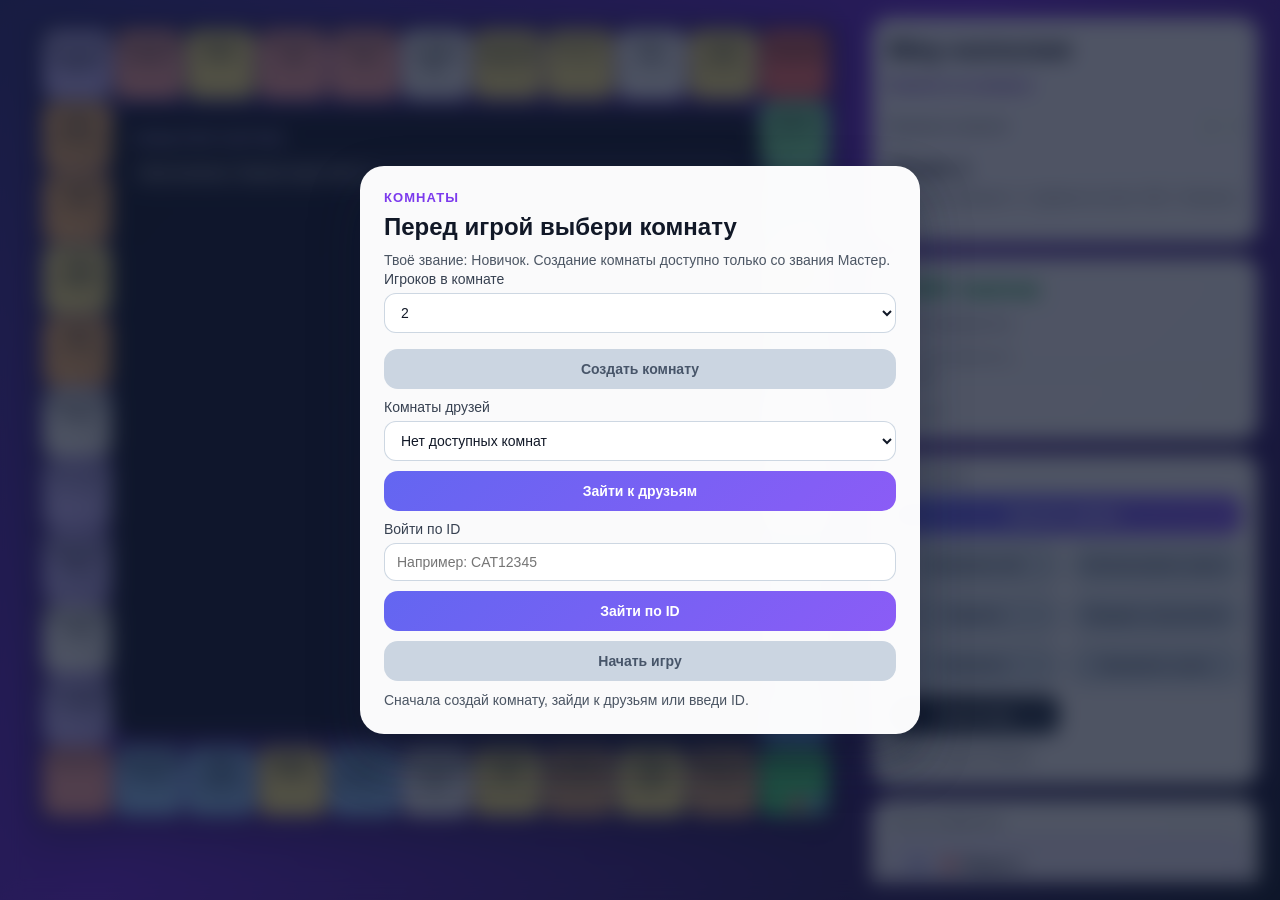
<file: meow-nopoly/index.html>
<!DOCTYPE html>
<html lang="ru">
<head>
 <meta charset="UTF-8">
 <meta name="viewport" content="width=device-width, initial-scale=1.0">
 <title>Мяу-нополия</title>
 <link rel="stylesheet" href="style.css">
</head>
<body>
 <section class="room-menu-overlay" id="roomMenuOverlay">
 <div class="room-menu-card">
 <div class="room-menu-kicker">Комнаты</div>
 <h2>Перед игрой выбери комнату</h2>
 <div class="room-menu-rank" id="roomRankInfo"></div>
 <label class="room-menu-field" for="roomPlayerCount">
 <span>Игроков в комнате</span>
 <select id="roomPlayerCount">
 <option value="2">2</option><option value="3">3</option><option value="4">4</option><option value="5">5</option><option value="6">6</option>
 </select>
 </label>
 <div class="room-menu-actions">
 <button id="createRoomBtn" class="dice-btn primary-action">Создать комнату</button>
 <label class="room-menu-field" for="friendsRoomSelect">
 <span>Комнаты друзей</span>
 <select id="friendsRoomSelect"></select>
 </label>
 <button id="joinFriendsRoomBtn" class="dice-btn">Зайти к друзьям</button>
 <label class="room-menu-field" for="joinRoomIdInput">
 <span>Войти по ID</span>
 <input id="joinRoomIdInput" type="text" maxlength="12" placeholder="Например: CAT12345">
 </label>
 <button id="joinRoomByIdBtn" class="dice-btn">Зайти по ID</button>
 <button id="startRoomGameBtn" class="dice-btn secondary-action" disabled>Начать игру</button>
 </div>
 <div class="room-menu-status" id="roomMenuStatus">Сначала создай комнату, зайди к друзьям или введи ID.</div>
 </div>
 </section>
 <div class="game-container">
 <div class="board-stage">
 <div class="game-board" id="gameBoard"></div>
 <section class="board-center-panel">
 <div class="board-center-title">События партии</div>
 <div class="board-center-feed" id="boardCenterInfo"></div>
 </section>
 </div>
 <div class="game-ui">
 <section class="panel hero-panel">
 <h1>Мяу-нополия</h1>
 <div class="room-brief" id="roomBrief">Комната не выбрана</div>
 <label class="player-count-picker" for="playerCount">
 <span>Игроков в комнате</span>
 <select id="playerCount">
 <option value="2">2</option>
 <option value="3">3</option>
 <option value="4">4</option>
 <option value="5">5</option>
 <option value="6">6</option>
 </select>
 </label>
 <div class="current-player-name" id="currentPlayerName"></div>
 <div class="current-player-status" id="currentPlayerStatus"></div>
 </section>

 <section class="panel" id="playerInfo"></section>

 <section class="panel">
 <div class="section-title">Действия</div>
 <div class="actions-grid">
 <button id="rollDice" class="dice-btn primary-action">Бросить кубики</button>
 <button id="payJailFine" class="dice-btn">Заплатить 50</button>
 <button id="useJailCard" class="dice-btn">Использовать карту</button>
 <button id="buildBtn" class="dice-btn">Строить</button>
 <button id="sellBuildingBtn" class="dice-btn">Продать улучшение</button>
 <button id="mortgageBtn" class="dice-btn">Заложить</button>
 <button id="unmortgageBtn" class="dice-btn">Выкупить залог</button>
 <button id="restartGame" class="dice-btn secondary-action">Новая игра</button>
 </div>
 <div class="dice-result" id="diceResult"></div>
 </section>

 <section class="panel">
 <div class="section-title">Топ в комнате</div>
 <div class="players-list" id="allPlayers"></div>
 </section>

 <section class="panel">
 <div class="section-title">Текущая клетка</div>
 <div class="current-cell" id="currentCell"></div>
 </section>

 <section class="panel log-panel">
 <div class="section-title">Журнал</div>
 <div class="game-log" id="gameLog"></div>
 </section>
 </div>
 </div>
 <script src="game.js?v=4"></script>
</body>
</html>
</file>
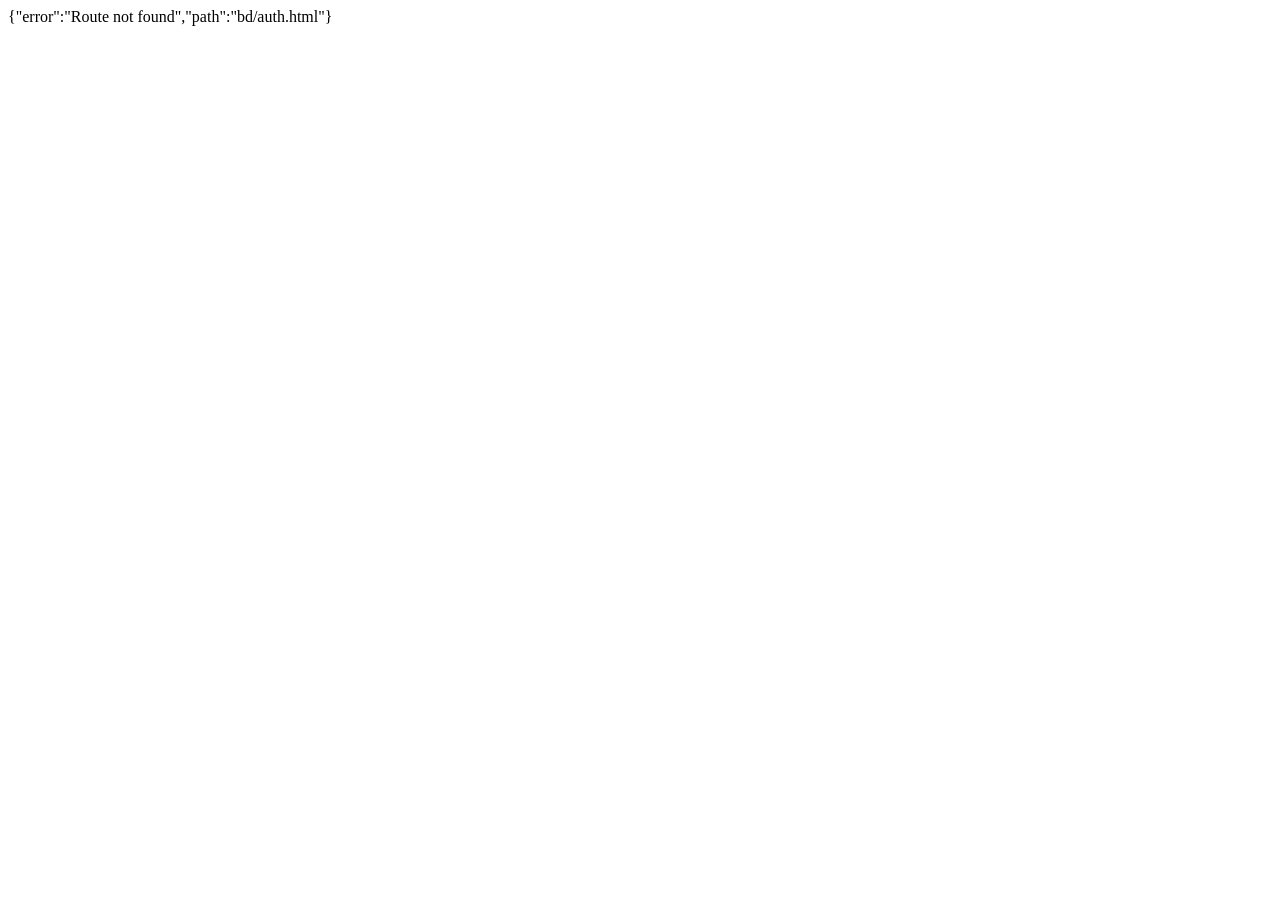
<file: bd/auth.html>
<!DOCTYPE html>
<html lang="ru">
<head>
    <meta charset="UTF-8">
    <meta name="viewport" content="width=device-width, initial-scale=1.0">
    <title>Auth Handler</title>
</head>
<body>
<script>
// Mock authentication handler for local development
const path = new URL(window.location.href).pathname.replace('/bd/auth.php', '').replace(/^\/+/, '');
const method = 'POST'; // All auth requests are POST

if (path === 'register') {
    // Mock registration
    const mockUser = {
        id: Date.now(),
        login: 'test_user',
        crystals: 150,
        coins: 500,
        created_at: new Date().toISOString()
    };
    localStorage.setItem('koto_user', JSON.stringify(mockUser));
    document.body.textContent = JSON.stringify({ success: true, user: mockUser });
} else if (path === 'login') {
    // Mock login
    const storedUser = localStorage.getItem('koto_user');
    if (storedUser) {
        document.body.textContent = JSON.stringify({ success: true, user: JSON.parse(storedUser) });
    } else {
        const mockUser = {
            id: Date.now(),
            login: 'demo_user',
            crystals: 150,
            coins: 500,
            created_at: new Date().toISOString()
        };
        localStorage.setItem('koto_user', JSON.stringify(mockUser));
        document.body.textContent = JSON.stringify({ success: true, user: mockUser });
    }
} else if (path === 'logout') {
    localStorage.removeItem('koto_user');
    document.body.textContent = JSON.stringify({ success: true });
} else if (path === 'me') {
    const storedUser = localStorage.getItem('koto_user');
    if (storedUser) {
        document.body.textContent = JSON.stringify({ success: true, user: JSON.parse(storedUser) });
    } else {
        document.body.textContent = JSON.stringify({ error: 'Not logged in' });
    }
} else {
    document.body.textContent = JSON.stringify({ error: 'Route not found', path: path });
}
</script>
</body>
</html>
</file>
<file: meow-nopoly/style.css>
* {
    box-sizing: border-box;
    margin: 0;
    padding: 0;
}

body {
    font-family: Arial, sans-serif;
    background: linear-gradient(135deg, #312e81 0%, #6d28d9 45%, #0f172a 100%);
    height: 100vh;
    padding: 18px;
    color: #111827;
    overflow: hidden;
}

.room-menu-overlay {
    position: fixed;
    inset: 0;
    z-index: 20;
    display: grid;
    place-items: center;
    padding: 18px;
    background: rgba(15, 23, 42, 0.72);
    backdrop-filter: blur(10px);
}

.room-menu-card {
    width: min(100%, 560px);
    background: rgba(255, 255, 255, 0.98);
    border-radius: 24px;
    padding: 24px;
    box-shadow: 0 24px 50px rgba(15, 23, 42, 0.35);
}

.room-menu-kicker {
    margin-bottom: 8px;
    color: #7c3aed;
    font-size: 13px;
    font-weight: 700;
    text-transform: uppercase;
    letter-spacing: 0.08em;
}

.room-menu-rank,
.room-brief,
.room-menu-status {
    margin-top: 10px;
    color: #4b5563;
    line-height: 1.4;
    font-size: 14px;
}

.room-menu-status.error { color: #b91c1c; }

.room-menu-actions {
    display: grid;
    grid-template-columns: 1fr;
    gap: 10px;
    margin-top: 16px;
}

.room-menu-field {
    display: flex;
    flex-direction: column;
    gap: 6px;
    font-size: 14px;
    color: #374151;
}

.room-menu-field select,
.room-menu-field input {
    border: 1px solid rgba(203, 213, 225, 0.95);
    border-radius: 12px;
    padding: 10px 12px;
    font-size: 14px;
    background: #fff;
    color: #111827;
}

.game-container {
    display: grid;
    grid-template-columns: minmax(0, 1fr) 390px;
    gap: 18px;
    max-width: 1500px;
    margin: 0 auto;
    height: calc(100vh - 36px);
    align-items: start;
    overflow: hidden;
}

.board-stage {
    position: relative;
    width: 100%;
    display: grid;
    place-items: center;
}

.game-board {
    display: grid;
    grid-template-columns: repeat(11, 1fr);
    grid-template-rows: repeat(11, 1fr);
    gap: 3px;
    aspect-ratio: 1 / 1;
    width: 100%;
    max-width: min(calc(100vh - 60px), calc(100vw - 470px), 980px);
    max-height: calc(100vh - 60px);
    min-width: 0;
    min-height: 0;
    background: rgba(15, 23, 42, 0.35);
    border-radius: 22px;
    padding: 12px;
    box-shadow: 0 18px 40px rgba(15, 23, 42, 0.3);
    overflow: hidden;
    place-self: start center;
    position: relative;
    z-index: 1;
}

.board-center-panel {
    position: absolute;
    top: calc(100% / 11 + 18px);
    right: calc(100% / 11 + 18px);
    bottom: calc(100% / 11 + 18px);
    left: calc(100% / 11 + 18px);
    padding: 18px;
    border-radius: 20px;
    background: rgba(15, 23, 42, 0.9);
    border: 1px solid rgba(255, 255, 255, 0.12);
    box-shadow: 0 16px 36px rgba(15, 23, 42, 0.34);
    color: #f8fafc;
    z-index: 3;
    display: flex;
    flex-direction: column;
    gap: 10px;
    pointer-events: none;
}

.board-center-title {
    font-size: 15px;
    font-weight: 700;
    letter-spacing: 0.04em;
    text-transform: uppercase;
    color: #c4b5fd;
}

.board-center-feed {
    display: flex;
    flex-direction: column;
    gap: 8px;
    overflow: hidden;
}

.board-center-entry {
    font-size: 13px;
    line-height: 1.35;
    padding: 8px 10px;
    border-radius: 10px;
    background: rgba(255, 255, 255, 0.08);
}

.cell {
    position: relative;
    display: flex;
    flex-direction: column;
    justify-content: flex-start;
    align-items: center;
    text-align: center;
    padding: 8px 6px 28px;
    border-radius: 12px;
    background: rgba(255, 255, 255, 0.95);
    min-height: 58px;
    overflow: hidden;
}

.empty-cell {
    background: rgba(255, 255, 255, 0.05);
}

.go {
    background: #4ade80;
}

.jail {
    background: #fca5a5;
}

.go_to_jail {
    background: #f87171;
}

.free_space {
    background: #c4b5fd;
}

.chance,
.community,
.tax {
    background: #fde68a;
}

.brown {
    background: #d6a679;
}

.lightblue {
    background: #93c5fd;
}

.purple {
    background: #c4b5fd;
}

.orange {
    background: #fdba74;
}

.red {
    background: #fca5a5;
}

.yellow {
    background: #fde68a;
}

.green {
    background: #86efac;
}

.darkblue {
    background: #60a5fa;
}

.owner-0 {
    box-shadow: inset 0 0 0 3px rgba(239, 68, 68, 0.95);
}

.owner-1 {
    box-shadow: inset 0 0 0 3px rgba(59, 130, 246, 0.95);
}

.owner-2 {
    box-shadow: inset 0 0 0 3px rgba(34, 197, 94, 0.95);
}

.owner-3 {
    box-shadow: inset 0 0 0 3px rgba(245, 158, 11, 0.95);
}

.owner-4 {
    box-shadow: inset 0 0 0 3px rgba(139, 92, 246, 0.95);
}

.owner-5 {
    box-shadow: inset 0 0 0 3px rgba(236, 72, 153, 0.95);
}

.mortgaged-cell {
    filter: grayscale(0.25);
    opacity: 0.85;
}

.cell-name {
    font-size: 10px;
    font-weight: 700;
    line-height: 1.15;
}

.cell-price {
    margin-top: 4px;
    font-size: 9px;
    color: rgba(17, 24, 39, 0.82);
}

.cell-state {
    margin-top: auto;
    font-size: 9px;
    line-height: 1.1;
    font-weight: 700;
}

.cell-tokens {
    position: absolute;
    right: 4px;
    bottom: 4px;
    display: flex;
    gap: 4px;
    flex-wrap: wrap;
    justify-content: flex-end;
}

.player-token {
    width: 16px;
    height: 16px;
    border-radius: 999px;
    border: 2px solid #fff;
    box-shadow: 0 2px 8px rgba(15, 23, 42, 0.3);
}

.bankrupt-token {
    opacity: 0.35;
}

.game-ui {
    display: flex;
    flex-direction: column;
    gap: 14px;
    max-height: calc(100vh - 36px);
    overflow-y: auto;
    padding-right: 4px;
}

.panel {
    background: rgba(255, 255, 255, 0.95);
    border-radius: 18px;
    padding: 16px;
    box-shadow: 0 12px 32px rgba(15, 23, 42, 0.16);
}

.hero-panel h1 {
    font-size: 28px;
    margin-bottom: 10px;
}

.player-count-picker {
    display: flex;
    align-items: center;
    justify-content: space-between;
    gap: 10px;
    margin-bottom: 12px;
    font-size: 14px;
    color: #374151;
}

.player-count-picker select {
    border: 1px solid rgba(203, 213, 225, 0.95);
    border-radius: 10px;
    padding: 8px 10px;
    font-size: 14px;
    font-weight: 700;
    background: #fff;
    color: #111827;
}

.current-player-name {
    font-size: 22px;
    font-weight: 700;
    margin-bottom: 6px;
}

.current-player-status {
    color: #4b5563;
    line-height: 1.4;
    font-size: 14px;
}

.room-brief {
    margin-bottom: 12px;
    font-weight: 700;
    color: #5b21b6;
}

.section-title {
    font-size: 13px;
    font-weight: 700;
    letter-spacing: 0.04em;
    text-transform: uppercase;
    color: #6b7280;
    margin-bottom: 10px;
}

.player-money {
    font-size: 28px;
    font-weight: 700;
    color: #16a34a;
    margin-bottom: 12px;
}

.property-line {
    padding: 6px 0;
    border-bottom: 1px solid rgba(203, 213, 225, 0.8);
    font-size: 14px;
}

.property-line:last-child {
    border-bottom: none;
}

.muted {
    color: #6b7280;
}

.actions-grid {
    display: grid;
    grid-template-columns: repeat(2, minmax(0, 1fr));
    gap: 10px;
}

.dice-btn {
    border: none;
    border-radius: 14px;
    padding: 12px 10px;
    font-size: 14px;
    font-weight: 700;
    cursor: pointer;
    color: #fff;
    background: linear-gradient(135deg, #6366f1 0%, #8b5cf6 100%);
}

.primary-action {
    grid-column: 1 / -1;
}

.secondary-action {
    background: linear-gradient(135deg, #0f172a 0%, #334155 100%);
}

.dice-btn:disabled {
    background: #cbd5e1;
    color: #475569;
    cursor: not-allowed;
}

.dice-result {
    margin-top: 12px;
    min-height: 22px;
    font-size: 15px;
    color: #1f2937;
}

.players-list {
    display: flex;
    flex-direction: column;
    gap: 10px;
}

.player-summary {
    border: 1px solid rgba(203, 213, 225, 0.9);
    border-radius: 14px;
    padding: 12px;
    line-height: 1.45;
}

.player-summary.active {
    border-color: #8b5cf6;
    background: rgba(139, 92, 246, 0.08);
}

.player-summary.bankrupt {
    opacity: 0.65;
}

.player-summary-head {
    display: flex;
    align-items: center;
    gap: 8px;
    margin-bottom: 4px;
}

.player-rank {
    min-width: 34px;
    padding: 2px 8px;
    border-radius: 999px;
    background: rgba(99, 102, 241, 0.12);
    color: #4338ca;
    font-size: 12px;
    font-weight: 700;
    text-align: center;
}

.player-dot {
    width: 12px;
    height: 12px;
    border-radius: 999px;
}

.current-cell {
    line-height: 1.5;
    font-size: 14px;
}

.log-panel {
    min-height: 260px;
}

.game-log {
    max-height: 280px;
    overflow-y: auto;
    display: flex;
    flex-direction: column;
    gap: 8px;
}

.log-entry {
    background: rgba(241, 245, 249, 0.95);
    border-left: 3px solid #6366f1;
    border-radius: 10px;
    padding: 8px 10px;
    font-size: 13px;
    line-height: 1.35;
}

@media (max-width: 1200px) {
    body {
        height: auto;
        min-height: 100vh;
        overflow: auto;
    }

    .room-menu-overlay {
        align-items: start;
        overflow: auto;
    }

    .game-container {
        grid-template-columns: 1fr;
        height: auto;
        overflow: visible;
    }

    .game-board {
        width: 100%;
        max-width: 100%;
        max-height: none;
        min-height: 560px;
        min-width: 0;
    }

    .board-center-panel {
        top: calc(100% / 11 + 14px);
        right: calc(100% / 11 + 14px);
        bottom: calc(100% / 11 + 14px);
        left: calc(100% / 11 + 14px);
    }

    .game-ui {
        max-height: none;
        overflow: visible;
        padding-right: 0;
    }
}
</file>
